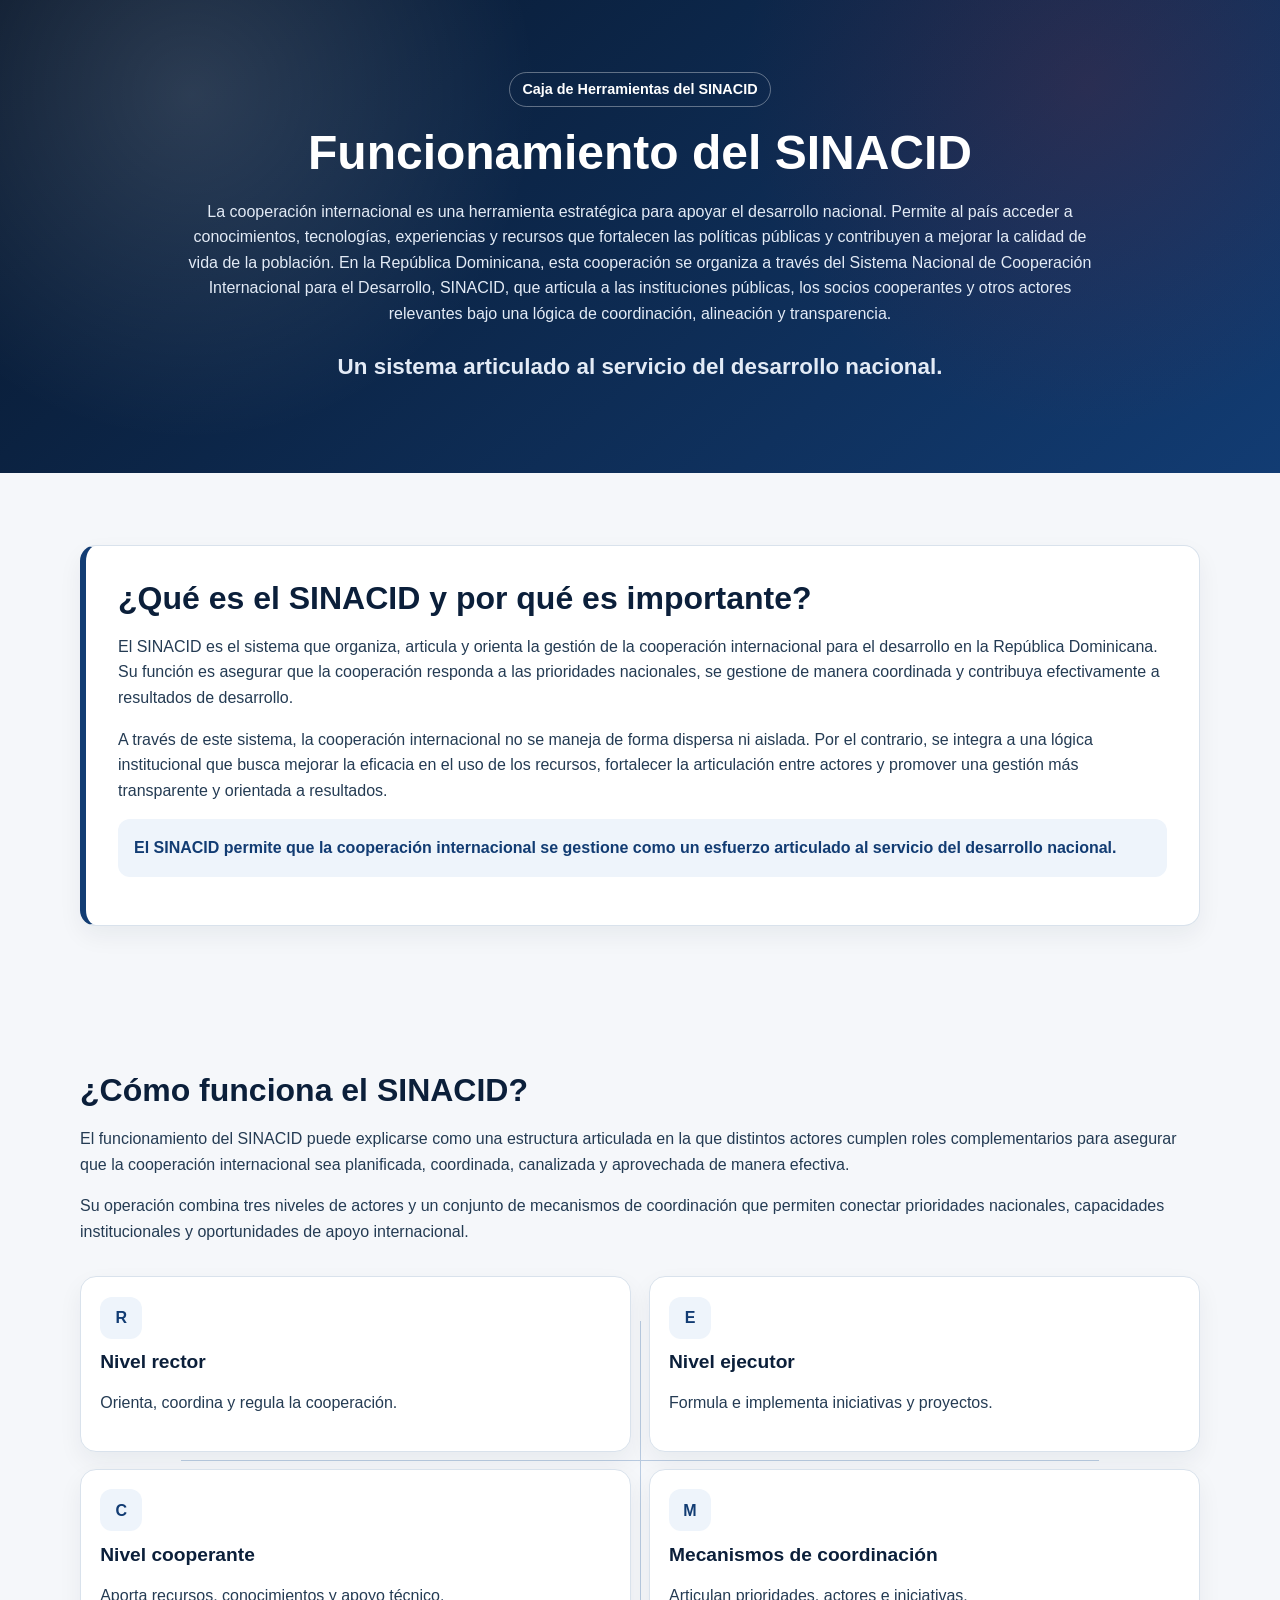
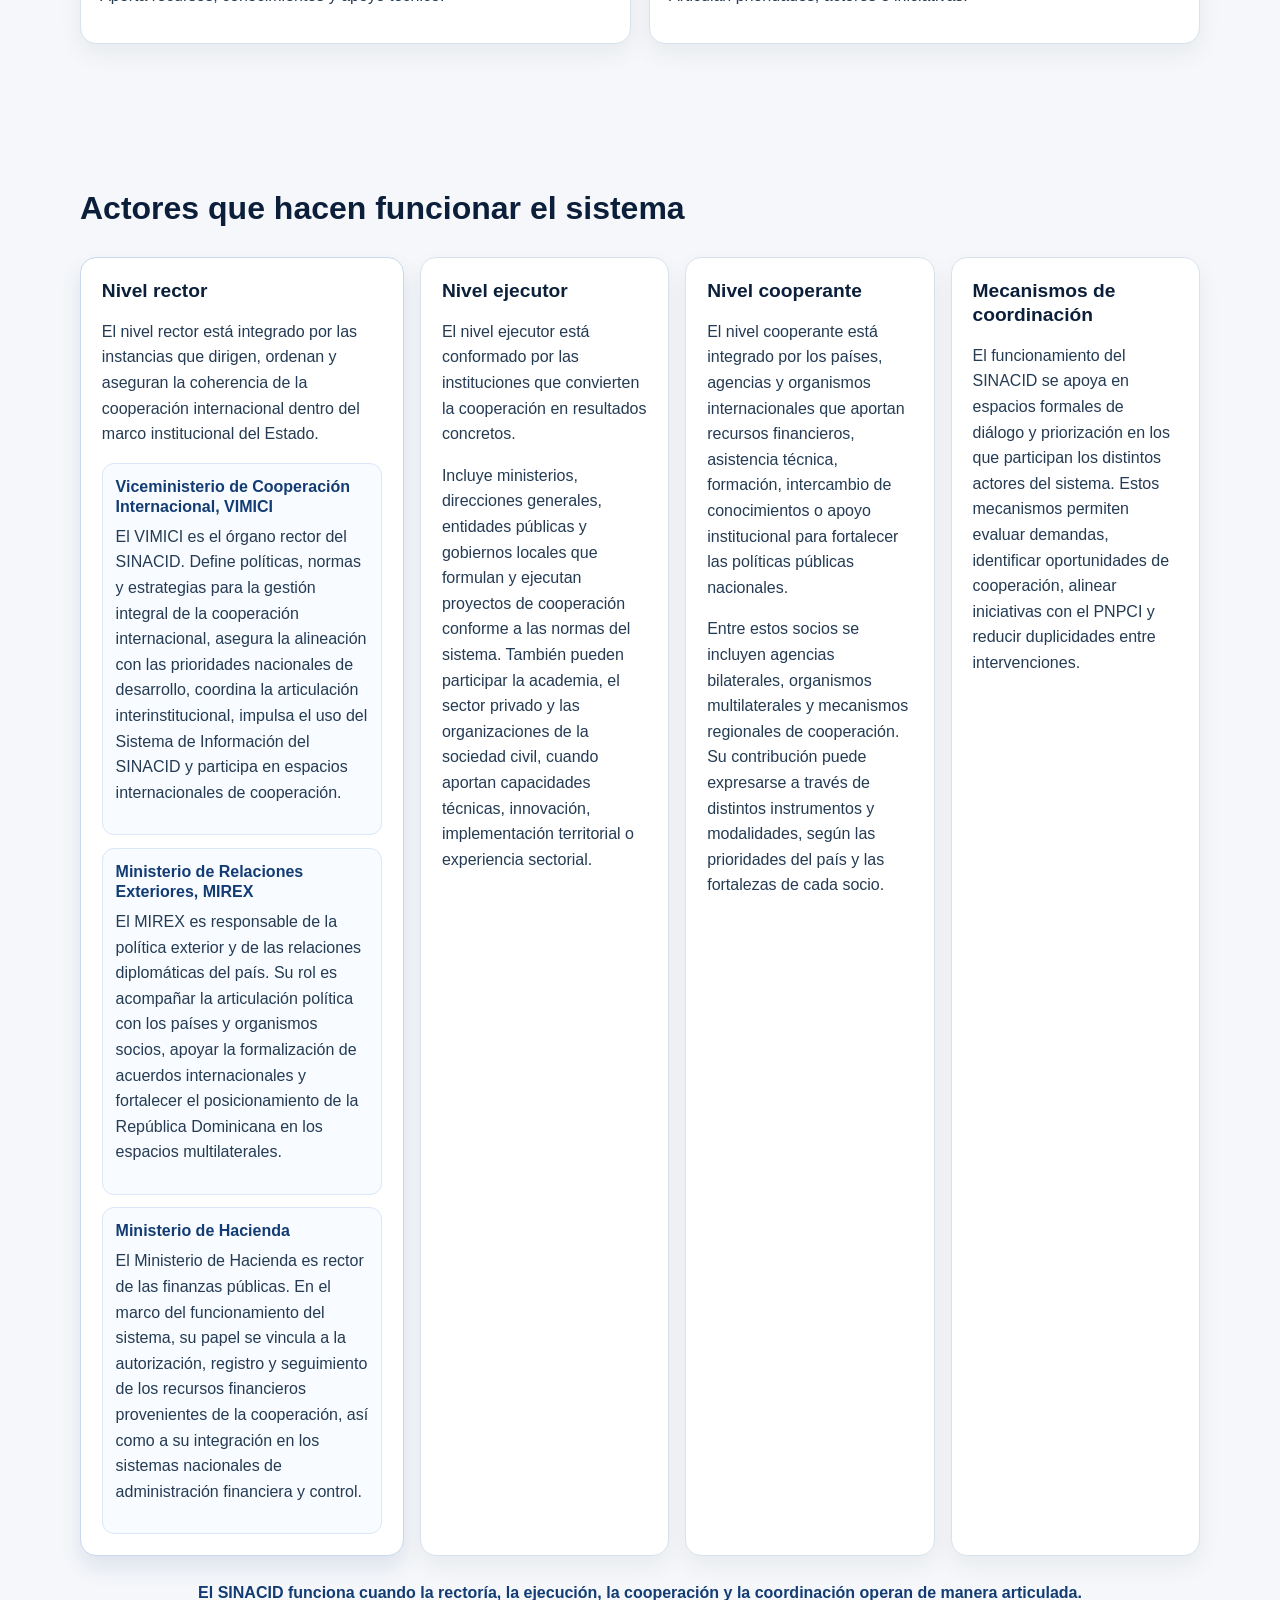
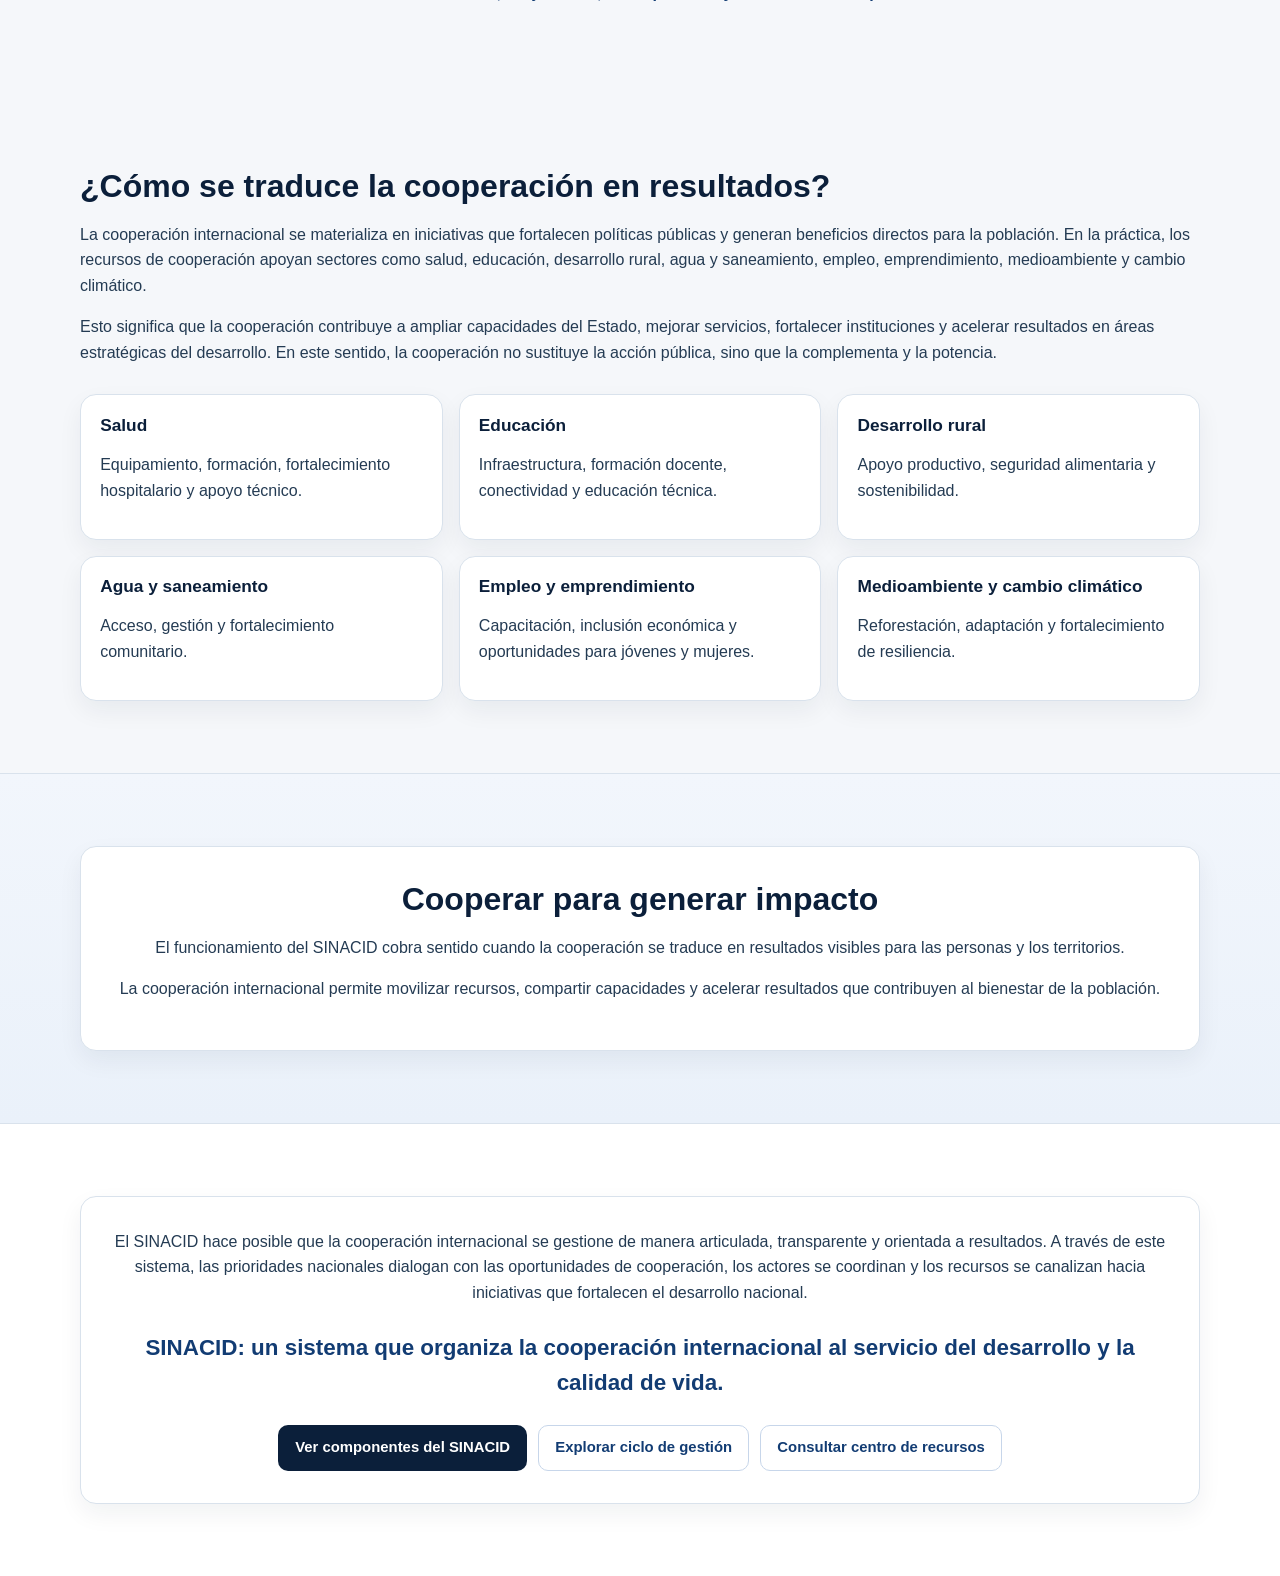
<file: index.html>
<!doctype html>
<html lang="es">
  <head>
    <meta charset="UTF-8" />
    <meta name="viewport" content="width=device-width, initial-scale=1.0" />
    <title>Caja de Herramientas del SINACID | Funcionamiento del SINACID</title>
    <style>
      :root {
        --navy: #0b1f3a;
        --blue: #123c73;
        --red: #c62828;
        --bg: #f5f7fa;
        --border: #d9e2ec;
        --text: #243b53;
        --white: #ffffff;
      }

      * { box-sizing: border-box; }
      body {
        margin: 0;
        font-family: "Open Sans", "Segoe UI", Arial, system-ui, sans-serif;
        color: var(--text);
        background: var(--bg);
        line-height: 1.6;
      }

      .container {
        width: min(1120px, calc(100% - 3rem));
        margin: 0 auto;
      }

      section { padding: 4.5rem 0; }
      h1, h2, h3, h4 { margin: 0 0 1rem; line-height: 1.25; }
      h1 { font-size: clamp(2rem, 4vw, 3rem); font-weight: 800; color: var(--white); }
      h2 { font-size: clamp(1.6rem, 2.5vw, 2.2rem); color: var(--navy); }
      h3 { font-size: 1.2rem; color: var(--navy); }
      p { margin: 0 0 1rem; }

      .hero {
        color: var(--white);
        background:
          radial-gradient(circle at 15% 20%, rgba(255, 255, 255, 0.14), transparent 30%),
          radial-gradient(circle at 85% 18%, rgba(198, 40, 40, 0.15), transparent 30%),
          linear-gradient(140deg, #08172c, #123c73);
      }

      .hero-inner { max-width: 920px; text-align: center; margin: 0 auto; }
      .hero p { color: #e3ebf6; }
      .eyebrow {
        display: inline-block;
        border: 1px solid rgba(255, 255, 255, 0.35);
        border-radius: 999px;
        padding: 0.3rem 0.8rem;
        margin-bottom: 1rem;
        font-weight: 600;
        font-size: 0.9rem;
      }
      .hero-subtitle {
        margin-top: 1.4rem;
        color: var(--white);
        font-weight: 700;
        font-size: clamp(1.05rem, 2.2vw, 1.4rem);
      }

      .card {
        background: var(--white);
        border: 1px solid var(--border);
        border-radius: 16px;
        box-shadow: 0 10px 24px rgba(11, 31, 58, 0.06);
      }

      .intro-card {
        padding: 2rem;
        border-left: 6px solid var(--blue);
      }
      .quote {
        margin-top: 1rem;
        padding: 1rem;
        border-radius: 12px;
        background: #eef4fb;
        color: var(--blue);
        font-weight: 600;
      }

      .diagram-grid {
        margin-top: 2rem;
        display: grid;
        grid-template-columns: repeat(2, minmax(0, 1fr));
        gap: 1.1rem;
        position: relative;
      }

      .diagram-grid::before,
      .diagram-grid::after {
        content: "";
        position: absolute;
        background: #b9cbe1;
        z-index: 0;
      }
      .diagram-grid::before { left: 50%; top: 12%; bottom: 12%; width: 1px; }
      .diagram-grid::after { top: 50%; left: 9%; right: 9%; height: 1px; }

      .diagram-item {
        position: relative;
        z-index: 1;
        padding: 1.2rem;
      }
      .icon {
        width: 42px;
        height: 42px;
        border-radius: 12px;
        background: #eef4fb;
        display: grid;
        place-items: center;
        color: var(--blue);
        font-weight: 800;
        margin-bottom: 0.7rem;
      }

      .actors-grid,
      .sector-grid {
        margin-top: 1.8rem;
        display: grid;
        gap: 1rem;
      }

      .actors-grid { grid-template-columns: 1.3fr 1fr 1fr 1fr; }
      .actor-card { padding: 1.3rem; }
      .actor-card.rector {
        border: 1px solid #c9d8ec;
        box-shadow: 0 12px 22px rgba(18, 60, 115, 0.1);
      }
      .subcard {
        margin-top: 0.8rem;
        background: #f8fbff;
        border: 1px solid #d9e7f7;
        border-radius: 12px;
        padding: 0.8rem;
      }
      .subcard h4 { margin-bottom: 0.45rem; font-size: 1rem; color: var(--blue); }
      .highlight {
        margin-top: 1.5rem;
        text-align: center;
        color: var(--blue);
        font-weight: 700;
      }

      .sector-grid { grid-template-columns: repeat(3, minmax(0, 1fr)); }
      .sector-card { padding: 1.2rem; }
      .sector-card h3 { font-size: 1.08rem; }

      .impact {
        background: linear-gradient(180deg, #f2f6fc, #eaf1fa);
        border-top: 1px solid #d9e2ec;
        border-bottom: 1px solid #d9e2ec;
      }
      .impact .card { padding: 2rem; text-align: center; }

      .final {
        background: #ffffff;
      }

      .final-box {
        padding: 2rem;
        text-align: center;
      }
      .final-phrase {
        margin: 1.5rem 0;
        color: var(--blue);
        font-weight: 800;
        font-size: clamp(1.05rem, 2vw, 1.4rem);
      }
      .button-row {
        display: flex;
        justify-content: center;
        flex-wrap: wrap;
        gap: 0.7rem;
      }
      .button-row a {
        text-decoration: none;
        background: var(--navy);
        color: var(--white);
        padding: 0.62rem 1rem;
        border-radius: 10px;
        border: 1px solid transparent;
        font-weight: 600;
        font-size: 0.93rem;
      }
      .button-row a.secondary {
        background: #fff;
        color: var(--blue);
        border-color: #c7d6ea;
      }

      @media (max-width: 1080px) {
        .actors-grid { grid-template-columns: 1fr 1fr; }
      }

      @media (max-width: 760px) {
        section { padding: 3.5rem 0; }
        .container { width: min(1120px, calc(100% - 1.4rem)); }
        .diagram-grid,
        .sector-grid,
        .actors-grid { grid-template-columns: 1fr; }
        .diagram-grid::before,
        .diagram-grid::after { display: none; }
      }
    </style>
  </head>
  <body>
    <section class="hero">
      <div class="container hero-inner">
        <span class="eyebrow">Caja de Herramientas del SINACID</span>
        <h1>Funcionamiento del SINACID</h1>
        <p>
          La cooperación internacional es una herramienta estratégica para apoyar el desarrollo nacional. Permite al país acceder a conocimientos, tecnologías, experiencias y recursos que fortalecen las políticas públicas y contribuyen a mejorar la calidad de vida de la población. En la República Dominicana, esta cooperación se organiza a través del Sistema Nacional de Cooperación Internacional para el Desarrollo, SINACID, que articula a las instituciones públicas, los socios cooperantes y otros actores relevantes bajo una lógica de coordinación, alineación y transparencia.
        </p>
        <p class="hero-subtitle">Un sistema articulado al servicio del desarrollo nacional.</p>
      </div>
    </section>

    <section>
      <div class="container">
        <div class="card intro-card">
          <h2>¿Qué es el SINACID y por qué es importante?</h2>
          <p>
            El SINACID es el sistema que organiza, articula y orienta la gestión de la cooperación internacional para el desarrollo en la República Dominicana. Su función es asegurar que la cooperación responda a las prioridades nacionales, se gestione de manera coordinada y contribuya efectivamente a resultados de desarrollo.
          </p>
          <p>
            A través de este sistema, la cooperación internacional no se maneja de forma dispersa ni aislada. Por el contrario, se integra a una lógica institucional que busca mejorar la eficacia en el uso de los recursos, fortalecer la articulación entre actores y promover una gestión más transparente y orientada a resultados.
          </p>
          <p class="quote">El SINACID permite que la cooperación internacional se gestione como un esfuerzo articulado al servicio del desarrollo nacional.</p>
        </div>
      </div>
    </section>

    <section>
      <div class="container">
        <h2>¿Cómo funciona el SINACID?</h2>
        <p>
          El funcionamiento del SINACID puede explicarse como una estructura articulada en la que distintos actores cumplen roles complementarios para asegurar que la cooperación internacional sea planificada, coordinada, canalizada y aprovechada de manera efectiva.
        </p>
        <p>
          Su operación combina tres niveles de actores y un conjunto de mecanismos de coordinación que permiten conectar prioridades nacionales, capacidades institucionales y oportunidades de apoyo internacional.
        </p>

        <div class="diagram-grid">
          <article class="card diagram-item">
            <div class="icon">R</div>
            <h3>Nivel rector</h3>
            <p>Orienta, coordina y regula la cooperación.</p>
          </article>
          <article class="card diagram-item">
            <div class="icon">E</div>
            <h3>Nivel ejecutor</h3>
            <p>Formula e implementa iniciativas y proyectos.</p>
          </article>
          <article class="card diagram-item">
            <div class="icon">C</div>
            <h3>Nivel cooperante</h3>
            <p>Aporta recursos, conocimientos y apoyo técnico.</p>
          </article>
          <article class="card diagram-item">
            <div class="icon">M</div>
            <h3>Mecanismos de coordinación</h3>
            <p>Articulan prioridades, actores e iniciativas.</p>
          </article>
        </div>
      </div>
    </section>

    <section>
      <div class="container">
        <h2>Actores que hacen funcionar el sistema</h2>
        <div class="actors-grid">
          <article class="card actor-card rector">
            <h3>Nivel rector</h3>
            <p>
              El nivel rector está integrado por las instancias que dirigen, ordenan y aseguran la coherencia de la cooperación internacional dentro del marco institucional del Estado.
            </p>
            <div class="subcard">
              <h4>Viceministerio de Cooperación Internacional, VIMICI</h4>
              <p>
                El VIMICI es el órgano rector del SINACID. Define políticas, normas y estrategias para la gestión integral de la cooperación internacional, asegura la alineación con las prioridades nacionales de desarrollo, coordina la articulación interinstitucional, impulsa el uso del Sistema de Información del SINACID y participa en espacios internacionales de cooperación.
              </p>
            </div>
            <div class="subcard">
              <h4>Ministerio de Relaciones Exteriores, MIREX</h4>
              <p>
                El MIREX es responsable de la política exterior y de las relaciones diplomáticas del país. Su rol es acompañar la articulación política con los países y organismos socios, apoyar la formalización de acuerdos internacionales y fortalecer el posicionamiento de la República Dominicana en los espacios multilaterales.
              </p>
            </div>
            <div class="subcard">
              <h4>Ministerio de Hacienda</h4>
              <p>
                El Ministerio de Hacienda es rector de las finanzas públicas. En el marco del funcionamiento del sistema, su papel se vincula a la autorización, registro y seguimiento de los recursos financieros provenientes de la cooperación, así como a su integración en los sistemas nacionales de administración financiera y control.
              </p>
            </div>
          </article>

          <article class="card actor-card">
            <h3>Nivel ejecutor</h3>
            <p>
              El nivel ejecutor está conformado por las instituciones que convierten la cooperación en resultados concretos.
            </p>
            <p>
              Incluye ministerios, direcciones generales, entidades públicas y gobiernos locales que formulan y ejecutan proyectos de cooperación conforme a las normas del sistema. También pueden participar la academia, el sector privado y las organizaciones de la sociedad civil, cuando aportan capacidades técnicas, innovación, implementación territorial o experiencia sectorial.
            </p>
          </article>

          <article class="card actor-card">
            <h3>Nivel cooperante</h3>
            <p>
              El nivel cooperante está integrado por los países, agencias y organismos internacionales que aportan recursos financieros, asistencia técnica, formación, intercambio de conocimientos o apoyo institucional para fortalecer las políticas públicas nacionales.
            </p>
            <p>
              Entre estos socios se incluyen agencias bilaterales, organismos multilaterales y mecanismos regionales de cooperación. Su contribución puede expresarse a través de distintos instrumentos y modalidades, según las prioridades del país y las fortalezas de cada socio.
            </p>
          </article>

          <article class="card actor-card">
            <h3>Mecanismos de coordinación</h3>
            <p>
              El funcionamiento del SINACID se apoya en espacios formales de diálogo y priorización en los que participan los distintos actores del sistema. Estos mecanismos permiten evaluar demandas, identificar oportunidades de cooperación, alinear iniciativas con el PNPCI y reducir duplicidades entre intervenciones.
            </p>
          </article>
        </div>
        <p class="highlight">El SINACID funciona cuando la rectoría, la ejecución, la cooperación y la coordinación operan de manera articulada.</p>
      </div>
    </section>

    <section>
      <div class="container">
        <h2>¿Cómo se traduce la cooperación en resultados?</h2>
        <p>
          La cooperación internacional se materializa en iniciativas que fortalecen políticas públicas y generan beneficios directos para la población. En la práctica, los recursos de cooperación apoyan sectores como salud, educación, desarrollo rural, agua y saneamiento, empleo, emprendimiento, medioambiente y cambio climático.
        </p>
        <p>
          Esto significa que la cooperación contribuye a ampliar capacidades del Estado, mejorar servicios, fortalecer instituciones y acelerar resultados en áreas estratégicas del desarrollo. En este sentido, la cooperación no sustituye la acción pública, sino que la complementa y la potencia.
        </p>

        <div class="sector-grid">
          <article class="card sector-card"><h3>Salud</h3><p>Equipamiento, formación, fortalecimiento hospitalario y apoyo técnico.</p></article>
          <article class="card sector-card"><h3>Educación</h3><p>Infraestructura, formación docente, conectividad y educación técnica.</p></article>
          <article class="card sector-card"><h3>Desarrollo rural</h3><p>Apoyo productivo, seguridad alimentaria y sostenibilidad.</p></article>
          <article class="card sector-card"><h3>Agua y saneamiento</h3><p>Acceso, gestión y fortalecimiento comunitario.</p></article>
          <article class="card sector-card"><h3>Empleo y emprendimiento</h3><p>Capacitación, inclusión económica y oportunidades para jóvenes y mujeres.</p></article>
          <article class="card sector-card"><h3>Medioambiente y cambio climático</h3><p>Reforestación, adaptación y fortalecimiento de resiliencia.</p></article>
        </div>
      </div>
    </section>

    <section class="impact">
      <div class="container">
        <div class="card">
          <h2>Cooperar para generar impacto</h2>
          <p>
            El funcionamiento del SINACID cobra sentido cuando la cooperación se traduce en resultados visibles para las personas y los territorios.
          </p>
          <p>
            La cooperación internacional permite movilizar recursos, compartir capacidades y acelerar resultados que contribuyen al bienestar de la población.
          </p>
        </div>
      </div>
    </section>

    <section class="final">
      <div class="container">
        <div class="card final-box">
          <p>
            El SINACID hace posible que la cooperación internacional se gestione de manera articulada, transparente y orientada a resultados. A través de este sistema, las prioridades nacionales dialogan con las oportunidades de cooperación, los actores se coordinan y los recursos se canalizan hacia iniciativas que fortalecen el desarrollo nacional.
          </p>
          <p class="final-phrase">
            SINACID: un sistema que organiza la cooperación internacional al servicio del desarrollo y la calidad de vida.
          </p>
          <div class="button-row">
            <a href="#">Ver componentes del SINACID</a>
            <a class="secondary" href="#">Explorar ciclo de gestión</a>
            <a class="secondary" href="#">Consultar centro de recursos</a>
          </div>
        </div>
      </div>
    </section>
  </body>
</html>
</file>
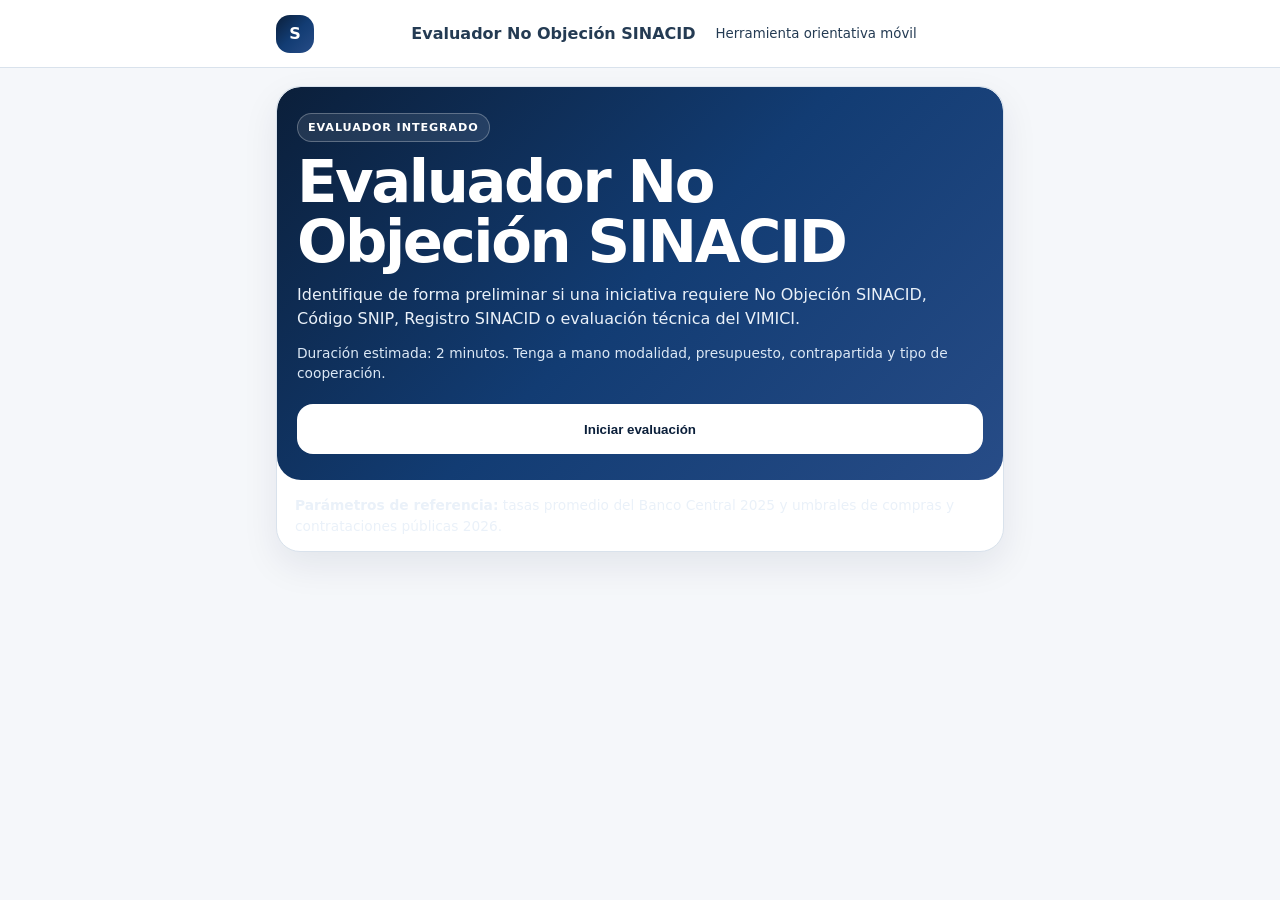
<file: evaluador-no-objecion/index.html>
<!doctype html><html lang="es"><head><meta charset="utf-8"><meta name="viewport" content="width=device-width,initial-scale=1,viewport-fit=cover"><meta name="theme-color" content="#0B1F3A"><title>Evaluador No Objeción SINACID</title><style>
:root{--n:#0B1F3A;--b:#123C73;--r:#C62828;--bg:#F5F7FA;--l:#D9E2EC;--t:#243B53;--m:#627D98;--g:#166534}*{box-sizing:border-box}body{margin:0;font-family:Inter,system-ui,-apple-system,Segoe UI,Roboto,Arial,sans-serif;background:var(--bg);color:var(--t)}.top{position:sticky;top:0;background:#fff;border-bottom:1px solid var(--l);z-index:2}.top div{max-width:760px;margin:auto;padding:12px 16px;display:flex;gap:10px;align-items:center}.logo{width:38px;height:38px;border-radius:14px;background:linear-gradient(135deg,var(--n),var(--b),#274C87);color:#fff;display:grid;place-items:center;font-weight:900}.wrap{max-width:760px;margin:auto;padding:18px 16px 105px}.hero,.card,.block{background:#fff;border:1px solid var(--l);border-radius:24px;box-shadow:0 14px 36px #0b1f3a14}.hero{overflow:hidden}.heroIn,.resultHero{background:linear-gradient(135deg,var(--n),var(--b),#274C87);color:white;padding:26px 20px;border-radius:24px}.hero h1,.resultHero h1{font-size:clamp(2rem,8vw,3.7rem);line-height:1.02;margin:10px 0;font-weight:900;letter-spacing:-.04em}.hero p,.resultHero p{line-height:1.5;margin:0;color:#eaf1f9}.tag{display:inline-block;border:1px solid #ffffff44;background:#ffffff18;padding:7px 10px;border-radius:99px;text-transform:uppercase;font-size:.7rem;font-weight:900;letter-spacing:.08em}.below{padding:15px 18px}.note{font-size:.86rem;color:var(--m);line-height:1.45}.btn{border:0;border-radius:16px;padding:13px 16px;min-height:50px;font-weight:850}.primary{background:#fff;color:var(--n)}.blue{background:var(--b);color:#fff}.outline{background:#fff;color:var(--n);border:1px solid var(--l)}.full{width:100%}.hidden{display:none!important}.progress{padding:15px;border-bottom:1px solid var(--l);background:#fff}.meta{display:flex;justify-content:space-between;gap:10px;margin-bottom:10px;font-weight:850;color:var(--n)}.meta small{color:var(--b);text-transform:uppercase;letter-spacing:.08em}.bar{height:8px;background:#e6eef5;border-radius:99px;overflow:hidden}.bar i{display:block;height:100%;width:0;background:linear-gradient(90deg,var(--b),#274C87)}.body{padding:21px}.q{font-size:clamp(1.35rem,5vw,2rem);line-height:1.15;font-weight:900;color:var(--n);margin:0}.help{color:var(--m);line-height:1.5;margin:10px 0 0}.opts{display:grid;gap:12px;margin-top:20px}.opt{background:white;border:1.5px solid var(--l);border-radius:20px;padding:15px;text-align:left;display:grid;grid-template-columns:34px 1fr auto;gap:11px}.opt.sel{border-color:var(--b);background:#f7faff;box-shadow:0 0 0 4px #123c7312}.num{width:34px;height:34px;border-radius:12px;background:#eef4fa;color:var(--b);display:grid;place-items:center;font-weight:900}.sel .num{background:var(--b);color:white}.ot{font-weight:850;color:var(--n);display:block}.od{font-size:.9rem;line-height:1.38;color:var(--m);display:block;margin-top:4px}.tick{display:none;background:var(--b);color:#fff;width:26px;height:26px;border-radius:50%;place-items:center;font-weight:900}.sel .tick{display:grid}.ex{margin-top:7px;color:var(--b);font-weight:850;text-decoration:underline;background:transparent;border:0;padding:0}.seg{display:grid;grid-template-columns:repeat(3,1fr);gap:7px;background:#eef4fa;padding:5px;border-radius:16px;margin-top:18px}.seg button{border:0;background:transparent;color:var(--b);border-radius:12px;min-height:44px;font-weight:900}.seg button.on{background:#fff;color:var(--n);box-shadow:0 6px 16px #0b1f3a12}label{display:block;text-transform:uppercase;letter-spacing:.08em;font-size:.78rem;font-weight:900;color:var(--n);margin:14px 0 7px}.inp{width:100%;min-height:58px;border:1.5px solid var(--l);border-radius:18px;padding:12px 15px;font-size:1.2rem;font-weight:850;color:var(--n)}.calc{margin-top:12px;border:1px solid var(--l);border-radius:18px;background:#f8fafc;padding:14px}.row{display:flex;justify-content:space-between;gap:12px;border-bottom:1px solid #e7eef5;padding:8px 0}.row:last-child{border-bottom:0}.row span{color:var(--m)}.row strong{text-align:right;color:var(--n)}.good{color:var(--g)!important}.bad{color:var(--r)!important}.nav{position:fixed;left:0;right:0;bottom:0;background:white;border-top:1px solid var(--l);padding:12px 16px calc(12px + env(safe-area-inset-bottom));display:flex;gap:10px;z-index:4}.nav button{flex:1}.resultHero{text-align:center;box-shadow:0 14px 36px #0b1f3a22}.grid{display:grid;gap:12px;margin-top:14px}.block{padding:16px}.block h2{margin:0 0 8px;color:var(--b);font-size:.78rem;text-transform:uppercase;letter-spacing:.08em}.block p,.block li{line-height:1.5}.block ul{margin:0;padding-left:19px}.final{margin-top:12px;background:#fff7ed;border:1px solid #fed7aa;color:#7c2d12;border-radius:18px;padding:14px;line-height:1.45}.acts{display:grid;gap:9px;margin-top:14px}.summary{display:none}.summary.show{display:block}.si{border-bottom:1px solid var(--l);padding:10px 0}.si span{display:block;color:var(--m);font-size:.75rem;text-transform:uppercase;font-weight:850}.si b{display:block;margin-top:3px;color:var(--n);line-height:1.4}.modal{position:fixed;inset:0;background:#0b1f3a99;z-index:20;display:flex;align-items:center;justify-content:center;padding:18px}.modalBox{background:white;border-radius:24px;max-width:560px;width:100%;box-shadow:0 24px 70px #0004}.mh{padding:16px;border-bottom:1px solid var(--l);display:flex;justify-content:space-between;gap:10px}.mh h3{margin:0;color:var(--n)}.mc{padding:16px;color:var(--t);line-height:1.55}.x{background:white;border:1px solid var(--l);border-radius:12px;width:38px;height:38px;font-weight:900}@media(min-width:720px){.acts{grid-template-columns:repeat(3,1fr)}.grid{grid-template-columns:1fr 1fr}.wide{grid-column:1/-1}.nav{position:static;margin-top:12px;border:1px solid var(--l);border-radius:18px}.wrap{padding-bottom:30px}}
</style></head><body><div class="top"><div><span class="logo">S</span><div><b>Evaluador No Objeción SINACID</b><br><small>Herramienta orientativa móvil</small></div></div></div><main class="wrap"><section id="home" class="hero"><div class="heroIn"><span class="tag">Evaluador integrado</span><h1>Evaluador No Objeción SINACID</h1><p>Identifique de forma preliminar si una iniciativa requiere No Objeción SINACID, Código SNIP, Registro SINACID o evaluación técnica del VIMICI.</p><p class="note" style="color:#dce8f5;margin-top:12px">Duración estimada: 2 minutos. Tenga a mano modalidad, presupuesto, contrapartida y tipo de cooperación.</p><button id="start" class="btn primary full" style="margin-top:20px">Iniciar evaluación</button></div><div class="below"><p class="note"><b>Parámetros de referencia:</b> tasas promedio del Banco Central 2025 y umbrales de compras y contrataciones públicas 2026.</p></div></section><section id="eval" class="card hidden"><div class="progress"><div class="meta"><span id="step"></span><small id="block"></small></div><div class="bar"><i id="bar"></i></div></div><div class="body" id="qb"></div><div class="nav"><button id="prev" class="btn outline">Anterior</button><button id="next" class="btn blue">Siguiente</button></div></section><section id="res" class="hidden"></section></main><div id="modal" class="modal hidden"><div class="modalBox"><div class="mh"><h3 id="mt"></h3><button class="x" id="mx">×</button></div><div class="mc" id="mc"></div><div style="padding:0 16px 16px"><button id="mok" class="btn blue full">Entendido</button></div></div></div><script>
(()=>{const R={USD:61.5201,EUR:69.5707,DOP:1},TO=201083000,TS=6436000,MAIL='cooperacioninternacional@economia.gob.do',CC='bethania.vegazo@economia.gob.do; janna.lopez@economia.gob.do; arleny.marte@economia.gob.do';let A={},path=['q1'],i=0;const $=id=>document.getElementById(id),fmt=n=>'RD$ '+Number(n||0).toLocaleString('es-DO',{minimumFractionDigits:2,maximumFractionDigits:2}),fcur=(n,c)=>c==='DOP'?fmt(n):(c+' '+Number(n||0).toLocaleString('es-DO',{minimumFractionDigits:2,maximumFractionDigits:2})),esc=s=>String(s||'').replace(/[&<>"]/g,m=>({'&':'&amp;','<':'&lt;','>':'&gt;','"':'&quot;'}[m])),html=s=>esc(s).replace(/\n/g,'<br>');
const Q=[{id:'q1',t:'¿Cómo es el financiamiento de la iniciativa?',b:'Financiamiento',o:[['donacion','Solo cooperación no reembolsable (donación)'],['mezcla','Mezcla de donación y préstamo'],['prestamo','Solo cooperación reembolsable (préstamo)']]},{id:'q2',t:'¿Cuál es el contexto de la cooperación?',b:'Contexto y modalidad',o:[['desarrollo','Cooperación al desarrollo'],['humanitaria','Ayuda humanitaria o situación de emergencia']]},{id:'q3',t:'¿Qué modalidad de cooperación internacional no reembolsable recibe la iniciativa?',b:'Contexto y modalidad',h:'Seleccione la naturaleza principal del apoyo.',o:[['financiera','Cooperación financiera','Recepción de fondos líquidos o transferencia de recursos financieros.'],['especie','Cooperación en especie','Donación de bienes, equipos, insumos o infraestructura.','Camiones, ambulancias, vehículos, equipos médicos o de rescate; construcción, ampliación, rehabilitación, mejoramiento, remodelación, reparación o reposición de bienes muebles e inmuebles.'],['tecnica','Cooperación técnica','Asistencias técnicas, fortalecimiento institucional, capital humano o conocimiento.','Capacitaciones, entrenamientos, talleres, estudios, diagnósticos, encuestas, desarrollos tecnológicos y levantamientos de información.']]},{id:'q10',t:'¿La cooperación en especie cuenta con valorización monetaria o presupuesto estimado?',b:'Presupuesto y contrapartida',h:'Si no existe valorización, el VIMICI debe evaluar técnicamente el caso antes de determinar la ruta.',o:[['si','Sí, cuenta con valorización monetaria o presupuesto estimado'],['no','No cuenta con valorización monetaria o presupuesto estimado']]},{id:'q4',t:'¿Cuál es la finalidad principal de los recursos financieros?',b:'Contexto y modalidad',o:[['capital_fijo','Capital fijo','Adquisición, provisión, ampliación, rehabilitación, mejoramiento, remodelación, reparación o reposición de bienes muebles e inmuebles.'],['capital_humano','Capital humano o creación de conocimiento','Asistencias técnicas, consultorías, sistemas de información, fortalecimiento institucional, formación, estudios, investigaciones o desarrollos tecnológicos.']]},{id:'q5',t:'¿Cuál es el presupuesto total de la iniciativa?',b:'Presupuesto y contrapartida',budget:1,thr:TO,tl:'Contratación Simplificada en la modalidad de obras'},{id:'q6',t:'¿Quién otorga la cooperación?',b:'Contexto y modalidad',o:[['financiero','Organismo financiero de desarrollo','Bancos de desarrollo como Banco Mundial, BID, BCIE y CAF.'],['no_financiero','Cooperante no financiero','Agencias de cooperación, embajadas, gobiernos donantes u organismos internacionales reconocidos.']]},{id:'q7',t:'¿Cuál es el presupuesto total de la iniciativa?',b:'Presupuesto y contrapartida',budget:1,thr:TS,tl:'Licitación Pública en la modalidad de bienes y servicios'},{id:'q8',t:'Respecto de la contrapartida institucional, ¿cuál situación aplica?',b:'Presupuesto y contrapartida',h:'Contrapartida institucional: aporte financiero o presupuestario que asume la institución beneficiaria.',o:[['no_requiere','No se requiere contrapartida institucional'],['cubre_ordinario','Se requiere contrapartida y puede cubrirse con presupuesto ordinario'],['no_cubre','Se requiere contrapartida y la institución no cuenta con recursos ordinarios para cubrirla']]},{id:'q9',t:'¿La gestión se realizó a través o con acompañamiento del VIMICI?',b:'Resultado orientativo',o:[['si','Sí'],['no','No']]}];
const q=id=>Q.find(x=>x.id===id),ans=id=>A[id];function computePath(){let p=['q1'];if(!ans('q1'))return p;if(['mezcla','prestamo'].includes(ans('q1'))){p.push('q9');return p}p.push('q2');if(!ans('q2'))return p;p.push('q3');if(!ans('q3'))return p;if(ans('q2')==='humanitaria'){if(ans('q3')==='financiera')p.push('q9');else if(ans('q3')==='especie'){p.push('q10');if(ans('q10')==='si')p.push('q5','q8','q9');else if(ans('q10')==='no')p.push('q9')}else p.push('q9');return p}if(ans('q3')==='financiera'){p.push('q4');if(ans('q4')==='capital_fijo')p.push('q5','q8','q9');else if(ans('q4')==='capital_humano'){p.push('q6');if(ans('q6')==='financiero')p.push('q8','q9');else if(ans('q6')==='no_financiero')p.push('q7','q8','q9')}}else if(ans('q3')==='especie'){p.push('q10');if(ans('q10')==='si')p.push('q5','q8','q9');else if(ans('q10')==='no')p.push('q9')}else if(ans('q3')==='tecnica'){p.push('q6');if(ans('q6')==='financiero')p.push('q8','q9');else if(ans('q6')==='no_financiero')p.push('q7','q8','q9')}return p}
function show(s){['home','eval','res'].forEach(x=>$(x).classList.toggle('hidden',x!==s))}function reset(){A={};i=0;path=['q1']}function render(){path=computePath();if(i>=path.length){result();return}let x=q(path[i]);$('step').textContent='Pregunta '+(i+1)+' de '+path.length;$('block').textContent=x.b||'';$('bar').style.width=((i+1)/path.length*100)+'%';$('prev').style.visibility=i?'visible':'hidden';let h='<h2 class="q">'+esc(x.t)+'</h2>'+(x.h?'<p class="help">'+esc(x.h)+'</p>':'');if(x.budget){let a=A[x.id]||{currency:'USD',amount:'',dop:0};h+='<div class="seg">'+['USD','EUR','DOP'].map(c=>'<button class="'+(a.currency===c?'on':'')+'" data-cur="'+c+'">'+c+'</button>').join('')+'</div><label>Ingrese el monto</label><input id="amt" class="inp" type="number" min="0" step="any" value="'+(a.amount||'')+'" placeholder="Monto"><div id="calc" class="calc"></div><p class="note">Tasas promedio Banco Central 2025. Umbrales de compras y contrataciones públicas 2026.</p>'}else{h+='<div class="opts">'+x.o.map((o,k)=>'<button class="opt '+(A[x.id]===o[0]?'sel':'')+'" data-val="'+o[0]+'"><span class="num">'+(k+1)+'</span><span><span class="ot">'+esc(o[1])+'</span>'+(o[2]?'<span class="od">'+esc(o[2])+'</span>':'')+(o[3]?'<span class="ex" data-ex="'+esc(o[3])+'">Ver ejemplos</span>':'')+'</span><span class="tick">✓</span></button>').join('')+'</div>'}$('qb').innerHTML=h;if(x.budget){document.querySelectorAll('[data-cur]').forEach(b=>b.onclick=()=>{let a=A[x.id]||{amount:0};A[x.id]={currency:b.dataset.cur,amount:a.amount||0,dop:(a.amount||0)*R[b.dataset.cur]};render()});$('amt').oninput=e=>{let c=(A[x.id]||{}).currency||'USD',m=parseFloat(e.target.value)||0;A[x.id]={currency:c,amount:m,dop:m*R[c]};calc(x)};calc(x)}else{document.querySelectorAll('[data-val]').forEach(b=>b.onclick=()=>{A[x.id]=b.dataset.val;render()});document.querySelectorAll('[data-ex]').forEach(e=>e.onclick=ev=>{ev.stopPropagation();modal('Ejemplos',e.dataset.ex)})}}
function calc(x){let a=A[x.id]||{currency:'USD',amount:0,dop:0},st=x.id==='q7'?(a.dop>TS?'supera':'está por debajo'):(a.dop>=TO?'supera o alcanza':'está por debajo');$('calc').innerHTML='<div class="row"><span>Monto reportado</span><strong>'+fcur(a.amount,a.currency)+'</strong></div>'+(a.currency==='DOP'?'':'<div class="row"><span>Equivalente en RD$</span><strong>'+fmt(a.dop)+'</strong></div>')+'<div class="row"><span>Umbral aplicable</span><strong>'+fmt(x.thr)+'</strong></div><div class="row"><span>Estado</span><strong class="'+(st.includes('debajo')?'good':'bad')+'">'+st+'</strong></div>'}
function valid(){let id=path[i],x=q(id),a=A[id];return x.budget?!!(a&&a.amount>0):!!a}function next(){if(!valid()){alert('Seleccione una opción o ingrese un monto para continuar.');return}path=computePath();i++;if(i>=path.length)result();else render()}function prev(){if(i>0){i--;render()}}function optLabel(id){let x=q(id),v=A[id],o=x.o&&x.o.find(y=>y[0]===v);return o?o[1]:''}function amountBase(a,isServ){let thr=isServ?TS:TO,kind=isServ?(A.q3==='tecnica'?'cooperación técnica':'capital humano o creación de conocimiento'):(A.q3==='especie'?'cooperación en especie valorizada':'capital fijo'),reg=isServ?'modalidad de bienes y servicios, bajo el régimen de Licitación Pública':'modalidad de obras, bajo el régimen de Contratación Simplificada',rel=isServ?(a.dop>thr?'supera':'está por debajo del'):(a.dop>=thr?'supera o alcanza':'está por debajo del'),amount=a.currency==='DOP'?'El presupuesto de la iniciativa asciende a '+fmt(a.amount)+'.':'El presupuesto de la iniciativa asciende a '+fcur(a.amount,a.currency)+', equivalente a '+fmt(a.dop)+'.',note=a.currency==='DOP'?'El monto fue reportado en pesos dominicanos, por lo que no requiere conversión.':'La conversión a pesos dominicanos se realiza con la tasa promedio de referencia del Banco Central correspondiente al año 2025.';return 'La iniciativa fue clasificada como '+kind+'. Por sus características, le aplica el umbral correspondiente a la '+reg+'.\n\n'+amount+' Este monto '+rel+' umbral aplicable de '+fmt(thr)+'.\n\nNota: '+note+' La comparación del umbral se realiza con el monto vigente del año 2026, establecido por la DGCP mediante Resolución PNP-03-2026.'}
function decisionText(route,extra){let action=route==='Código SNIP'?'la iniciativa debe agotar la ruta de Código SNIP':route==='No Objeción SINACID'?'la iniciativa debe gestionar la No Objeción SINACID':route==='Registro SINACID'?'corresponde realizar el Registro SINACID':'corresponde remitir la iniciativa para evaluación técnica';return (extra?extra+'\n\n':'')+'Por esta razón, y conforme a los criterios establecidos en la Resolución núm. 17-2022 sobre No Objeción SINACID, '+action+'.'}
function docsNoObj(q9,q8){let docs=q9==='si'?['No se requiere carta de solicitud institucional.','Documento técnico de la iniciativa.']:['Carta de solicitud institucional.','Documento técnico de la iniciativa.'];if(q8==='cubre_ordinario')docs.push('Certificación de contrapartida institucional.');else if(q8==='no_requiere')docs.push('No debe emitirse certificación de contrapartida, porque la iniciativa indicó que no requiere contrapartida institucional.');return docs}
function computeResult(){let r={title:'',sub:'',mot:'',where:'',next:'',docs:[],obs:''},q8=A.q8,q9=A.q9,via=q9==='si'?'Viceministerio de Cooperación Internacional, en el marco del acompañamiento realizado.':'Ministerio de la Presidencia, a través del Viceministerio de Cooperación Internacional.';if(['mezcla','prestamo'].includes(A.q1)){r.title='Código SNIP';r.sub='Corresponde gestionar la ruta del Sistema Nacional de Inversión Pública antes de formalizar la ejecución de la iniciativa.';r.mot='La iniciativa incluye cooperación reembolsable o una combinación de donación y préstamo. Por esta condición, corresponde agotar la ruta del SNIP.';r.where='Ministerio de Hacienda y Economía, a través del Sistema Nacional de Inversión Pública (SNIP).';r.next='Consultar las Normas Técnicas del SNIP y preparar la gestión conforme al procedimiento aplicable.';r.docs=['Para esta solicitud, consulte las Normas Técnicas del Sistema Nacional de Inversión Pública (SNIP).'];return r}if(q8==='no_cubre'){r.title='Código SNIP';r.sub='Corresponde gestionar la ruta del Sistema Nacional de Inversión Pública antes de formalizar la ejecución de la iniciativa.';r.mot='La iniciativa requiere contrapartida institucional y la institución indicó que no cuenta con recursos ordinarios para cubrirla. Por esta condición, corresponde gestionar la ruta del SNIP.';r.where='Ministerio de Hacienda y Economía, a través del Sistema Nacional de Inversión Pública (SNIP).';r.next='Consultar las Normas Técnicas del SNIP y preparar la gestión conforme al procedimiento aplicable.';r.docs=['Para esta solicitud, consulte las Normas Técnicas del Sistema Nacional de Inversión Pública (SNIP).'];return r}if(A.q2==='humanitaria'){if(A.q3==='financiera'){r.title='No Objeción SINACID con fines de habilitación financiera';r.sub='Corresponde gestionar la No Objeción SINACID para habilitar los trámites financieros vinculados a la emergencia.';r.mot='La iniciativa corresponde a ayuda humanitaria o situación de emergencia y la modalidad indicada es cooperación financiera. Por esta razón, corresponde solicitar la No Objeción SINACID con fines de habilitación financiera.';r.where=via;r.docs=q9==='si'?['No se requiere carta de solicitud institucional.','Documento técnico o información básica de la iniciativa.']:['Carta de solicitud o comunicación institucional.','Documento técnico o información básica de la iniciativa.'];r.next='Remitir la solicitud o los insumos correspondientes para habilitar los trámites financieros de la emergencia.';r.obs='Los modelos, formatos e instrumentos requeridos se encuentran en el subportal de la No Objeción SINACID.';return r}r.title=A.q3==='especie'&&A.q10==='no'?'Evaluación técnica requerida por el VIMICI':'Registro SINACID posterior';r.sub=A.q3==='especie'&&A.q10==='no'?'Corresponde remitir los insumos disponibles al VIMICI para evaluación técnica previa.':'Corresponde realizar el registro posterior y los reportes habituales del SINACID una vez culmine la situación de emergencia.';r.mot=A.q3==='especie'&&A.q10==='no'?'La iniciativa corresponde a cooperación en especie sin valorización monetaria o presupuesto estimado. No es posible aplicar automáticamente el criterio de umbral; la determinación debe realizarse atendiendo al tipo de bien donado, cantidad, alcance institucional o territorial y posible incidencia como proyecto de inversión pública.':'La iniciativa corresponde a ayuda humanitaria o situación de emergencia y la modalidad indicada no es cooperación financiera.';r.where='Remisión por correo al VIMICI: '+MAIL+'. Con copia a: '+CC+'.';r.docs=['Comunicación o ficha de la donación/iniciativa.','Descripción de bienes o asistencia.','Cantidad, entidad beneficiaria, destino previsto e información del cooperante.'];r.next='Remitir por correo los insumos disponibles para evaluación técnica. Esta remisión no constituye todavía una solicitud de No Objeción SINACID.';r.obs='Los modelos, formatos e instrumentos requeridos se encuentran en el subportal de la No Objeción SINACID.';return r}if(A.q10==='no'){r.title='Evaluación técnica requerida por el VIMICI';r.sub='Corresponde remitir la iniciativa al VIMICI para evaluación técnica del caso.';r.mot='La iniciativa corresponde a cooperación en especie, pero no cuenta con valorización monetaria o presupuesto estimado. No es posible aplicar automáticamente el criterio de umbral.';r.where='Remisión por correo al VIMICI: '+MAIL+'. Con copia a: '+CC+'.';r.docs=['Comunicación o ficha de la donación.','Descripción de bienes, cantidad, entidad beneficiaria y destino previsto.','Información del cooperante y cualquier soporte disponible.'];r.next='Remitir los insumos disponibles por correo para evaluación técnica previa.';return r}if(A.q5){let a=A.q5;if(a.dop>=TO){r.title='Código SNIP';r.sub='Corresponde gestionar la ruta del Sistema Nacional de Inversión Pública antes de formalizar la ejecución.';r.mot=amountBase(a,false)+'\n\n'+decisionText('Código SNIP');r.where='Ministerio de Hacienda y Economía, a través del Sistema Nacional de Inversión Pública (SNIP).';r.docs=['Para esta solicitud, consulte las Normas Técnicas del Sistema Nacional de Inversión Pública (SNIP).'];r.next='Consultar las Normas Técnicas del SNIP y preparar la gestión conforme al procedimiento aplicable.';return r}if(q8==='cubre_ordinario'){r.title='No Objeción SINACID';r.sub='Corresponde gestionar la No Objeción SINACID previo a formalizar la ejecución de la iniciativa.';r.mot=amountBase(a,false)+'\n\n'+decisionText('No Objeción SINACID','Adicionalmente, la iniciativa requiere contrapartida institucional y la institución indicó que puede cubrirla con cargo a su presupuesto ordinario. Siempre que exista contrapartida institucional asumible por la institución, corresponde gestionar la No Objeción SINACID y anexar la certificación correspondiente.');r.where=via;r.docs=docsNoObj(q9,q8);r.next='Preparar la solicitud de No Objeción SINACID antes de formalizar la ejecución.';r.obs='Los modelos, formatos e instrumentos requeridos se encuentran en el subportal de la No Objeción SINACID.';return r}r.title='Registro SINACID';r.sub='Corresponde realizar el registro de la iniciativa en el SINACID conforme al procedimiento aplicable.';r.mot=amountBase(a,false)+'\n\n'+decisionText('Registro SINACID','La iniciativa no requiere contrapartida institucional y su presupuesto está por debajo del umbral aplicable.');r.where=via;r.docs=['Información mínima de la iniciativa.','Documento o soporte básico de la cooperación, cuando esté disponible.'];r.next='Completar el registro de la iniciativa en el SINACID.';return r}if(A.q6==='financiero'){r.title='No Objeción SINACID';r.sub='Corresponde gestionar la No Objeción SINACID previo a formalizar la ejecución de la iniciativa.';r.mot='La iniciativa corresponde a cooperación técnica o capital humano/conocimiento otorgada por un organismo financiero de desarrollo. Por esta condición, corresponde agotar la ruta de No Objeción SINACID independientemente del monto.';r.where=via;r.docs=docsNoObj(q9,q8);r.next='Preparar la solicitud de No Objeción SINACID antes de formalizar la ejecución.';r.obs='Los modelos, formatos e instrumentos requeridos se encuentran en el subportal de la No Objeción SINACID.';return r}if(A.q7){let a=A.q7;if(a.dop>TS){r.title='No Objeción SINACID';r.sub='Corresponde gestionar la No Objeción SINACID previo a formalizar la ejecución de la iniciativa.';r.mot=amountBase(a,true)+'\n\n'+decisionText('No Objeción SINACID');r.where=via;r.docs=docsNoObj(q9,q8);r.next='Preparar la solicitud de No Objeción SINACID antes de formalizar la ejecución.';r.obs='Los modelos, formatos e instrumentos requeridos se encuentran en el subportal de la No Objeción SINACID.';return r}if(q8==='cubre_ordinario'){r.title='No Objeción SINACID';r.sub='Corresponde gestionar la No Objeción SINACID previo a formalizar la ejecución de la iniciativa.';r.mot=amountBase(a,true)+'\n\n'+decisionText('No Objeción SINACID','Adicionalmente, la iniciativa requiere contrapartida institucional y la institución indicó que puede cubrirla con cargo a su presupuesto ordinario. Siempre que exista contrapartida institucional asumible por la institución, corresponde gestionar la No Objeción SINACID y anexar la certificación correspondiente.');r.where=via;r.docs=docsNoObj(q9,q8);r.next='Preparar la solicitud de No Objeción SINACID antes de formalizar la ejecución.';r.obs='Los modelos, formatos e instrumentos requeridos se encuentran en el subportal de la No Objeción SINACID.';return r}r.title='Registro SINACID';r.sub='Corresponde realizar el registro de la iniciativa en el SINACID conforme al procedimiento aplicable.';r.mot=amountBase(a,true)+'\n\n'+decisionText('Registro SINACID','La iniciativa no requiere contrapartida institucional y su presupuesto no supera el umbral aplicable.');r.where=via;r.docs=['Información mínima de la iniciativa.','Documento o soporte básico de la cooperación, cuando esté disponible.'];r.next='Completar el registro de la iniciativa en el SINACID.';return r}return r}
function summary(){return computePath().filter(id=>A[id]).map(id=>{let x=q(id),v=x.budget?(A[id].currency==='DOP'?fmt(A[id].amount):fcur(A[id].amount,A[id].currency)+'; equivalente a '+fmt(A[id].dop)):optLabel(id);return '<div class="si"><span>'+esc(x.t)+'</span><b>'+esc(v)+'</b></div>'}).join('')}function resText(){let r=computeResult();return [r.title,r.sub,'','Motivo:',r.mot,'','Institución / vía de gestión:',r.where,'','Documentos requeridos para la solicitud:',...r.docs.map(d=>'- '+d),'','Próximo paso:',r.next,r.obs?'\nObservación operativa:\n'+r.obs:'','\nNota orientativa: Este resultado es preliminar y orientativo. Si tiene dudas, contacte al Viceministerio de Cooperación Internacional, Departamento de Coordinación y Normativas.'].filter(Boolean).join('\n')}
function result(){let r=computeResult();$('res').innerHTML='<div class="resultHero"><span class="tag">Resultado preliminar orientativo</span><h1>'+esc(r.title)+'</h1><p>'+esc(r.sub)+'</p></div><div class="grid"><div class="block wide"><h2>Motivo</h2><p>'+html(r.mot)+'</p></div><div class="block"><h2>Institución / vía de gestión</h2><p>'+esc(r.where)+'</p></div><div class="block"><h2>Próximo paso</h2><p>'+esc(r.next)+'</p></div><div class="block wide"><h2>Documentos requeridos para la solicitud</h2><ul>'+r.docs.map(d=>'<li>'+esc(d)+'</li>').join('')+'</ul></div>'+(r.obs?'<div class="block wide"><h2>Observación operativa</h2><p>'+esc(r.obs)+'</p></div>':'')+'</div><div class="final"><b>Nota orientativa:</b> Este resultado es preliminar y orientativo, generado a partir de las respuestas registradas. Si tiene dudas sobre el resultado o la aplicabilidad del procedimiento, contacte al Viceministerio de Cooperación Internacional, a través del Departamento de Coordinación y Normativas.</div><div id="sum" class="block summary"><h2>Resumen de respuestas registradas</h2>'+summary()+'</div><div class="acts"><button id="share" class="btn blue">Compartir resultado</button><button id="copy" class="btn outline">Copiar resultado</button><button id="print" class="btn outline">Guardar / imprimir PDF</button><button id="tog" class="btn outline">Ver resumen</button><button id="new" class="btn outline">Nueva evaluación</button></div>';show('res');$('tog').onclick=()=>{$('sum').classList.toggle('show');$('tog').textContent=$('sum').classList.contains('show')?'Ocultar resumen':'Ver resumen'};$('copy').onclick=async()=>{try{await navigator.clipboard.writeText(resText());alert('Resultado copiado.')}catch(e){alert('No se pudo copiar automáticamente.')}};$('share').onclick=async()=>{let text=resText();if(navigator.share)try{await navigator.share({title:'Resultado Evaluador SINACID',text})}catch(e){}else{await navigator.clipboard.writeText(text);alert('Resultado copiado para compartir.')}};$('print').onclick=()=>{window.print()};$('new').onclick=()=>{reset();show('home')}}function modal(t,c){$('mt').textContent=t;$('mc').textContent=c;$('modal').classList.remove('hidden')}function closeM(){$('modal').classList.add('hidden')}$('start').onclick=()=>{reset();show('eval');render()};$('next').onclick=next;$('prev').onclick=prev;$('mx').onclick=closeM;$('mok').onclick=closeM;$('modal').onclick=e=>{if(e.target.id==='modal')closeM()};document.addEventListener('keydown',e=>{if(e.key==='Escape')closeM()});console.assert(Q.length===10,'preguntas');console.assert(q('q1').t.includes('financiamiento'),'q1');})();
</script></body></html>
</file>
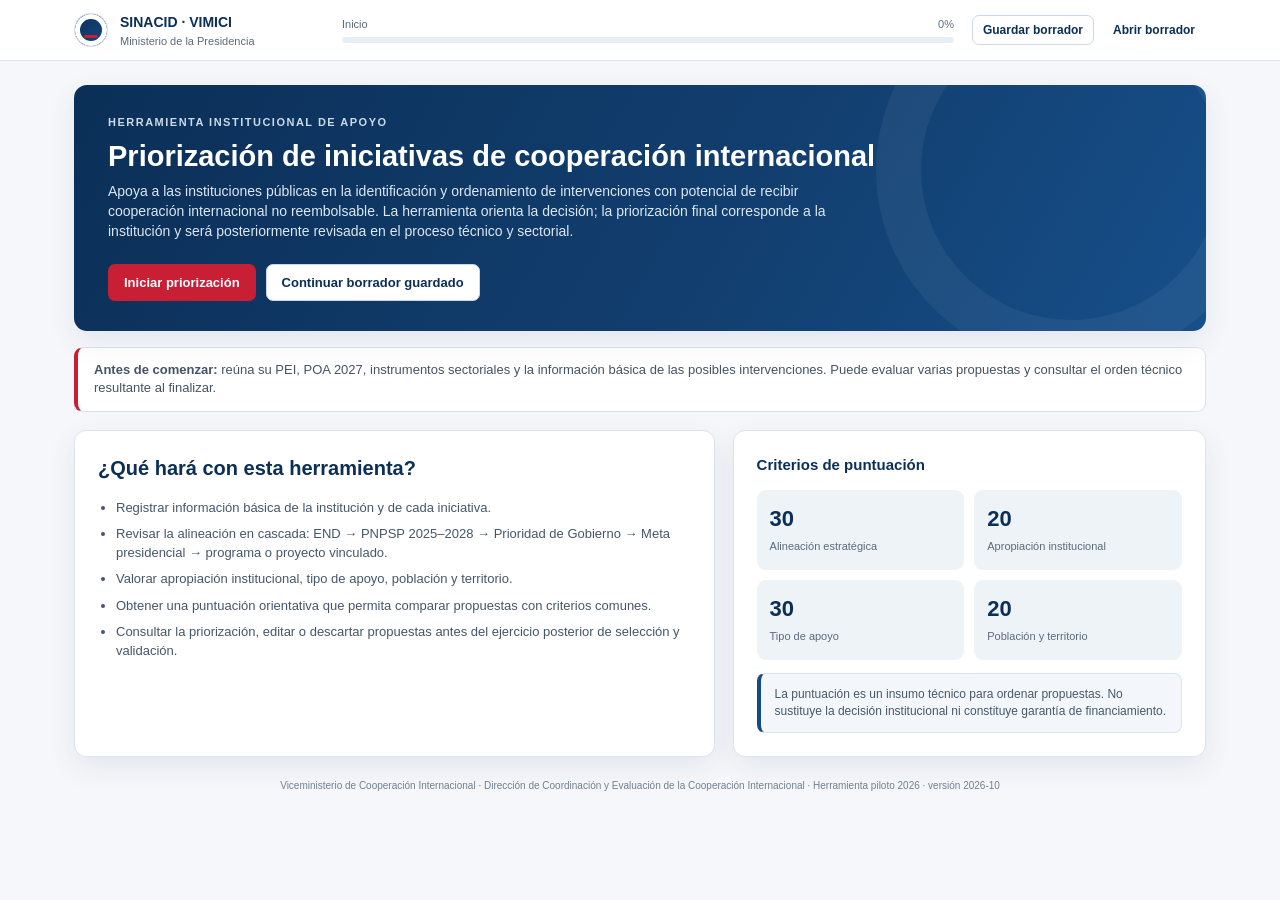
<file: curso-prioridades-cooperacion/herramienta-priorizacion.html>
<!doctype html>
<html lang="es">
<head>
<meta charset="utf-8">
<meta name="viewport" content="width=device-width,initial-scale=1">
<title>Herramienta de Priorización de Iniciativas de Cooperación</title>
<style>
:root{--navy:#0b2f57;--blue:#144b83;--red:#c91f35;--ink:#14233a;--muted:#5c6b7a;--line:#dbe3ec;--bg:#f5f7fa;--white:#fff;--soft:#eef3f8;--success:#236b45;--warn:#7b5a00;--danger:#8c1f2d;--shadow:0 10px 30px rgba(7,38,74,.08)}*{box-sizing:border-box}body{margin:0;font-family:Arial,Helvetica,sans-serif;color:var(--ink);background:var(--bg);line-height:1.42}.app{min-height:100vh}.topbar{background:var(--white);border-bottom:1px solid var(--line);position:sticky;top:0;z-index:20}.topbar-inner{max-width:1180px;margin:auto;padding:11px 24px;display:flex;align-items:center;gap:18px}.brand{display:flex;align-items:center;gap:12px;min-width:250px}.brand-mark{width:34px;height:34px;border-radius:50%;background:linear-gradient(145deg,var(--navy),var(--blue));position:relative;box-shadow:inset 0 0 0 5px #fff;border:1px solid #d4dee9}.brand-mark:after{content:"";position:absolute;left:9px;right:9px;bottom:8px;height:3px;background:var(--red);border-radius:5px}.brand b{font-size:14px;color:var(--navy)}.brand small{display:block;color:var(--muted);font-size:11px}.progress-wrap{flex:1}.progress-meta{display:flex;justify-content:space-between;font-size:11px;color:var(--muted);margin-bottom:5px}.progress{height:6px;background:#e9eef4;border-radius:10px;overflow:hidden}.progress>span{display:block;height:100%;background:var(--red);width:0;transition:.25s}.top-actions{display:flex;gap:8px}.btn{appearance:none;border:1px solid transparent;background:var(--navy);color:#fff;border-radius:7px;padding:10px 15px;font-weight:700;font-size:13px;cursor:pointer;transition:.18s;text-decoration:none;display:inline-flex;align-items:center;justify-content:center;gap:7px}.btn:hover{transform:translateY(-1px);box-shadow:0 5px 16px rgba(11,47,87,.15)}.btn.secondary{background:#fff;color:var(--navy);border-color:#cbd8e5}.btn.ghost{background:transparent;color:var(--navy);border-color:transparent}.btn.red{background:var(--red)}.btn.green{background:var(--success)}.btn.sm{padding:7px 10px;font-size:12px}.btn:disabled{opacity:.45;cursor:not-allowed;transform:none;box-shadow:none}.shell{max-width:1180px;margin:auto;padding:24px}.hero{background:linear-gradient(120deg,var(--navy),#123f70 60%,#164f89);color:#fff;border-radius:13px;padding:30px 34px;box-shadow:var(--shadow);position:relative;overflow:hidden}.hero:after{content:"";position:absolute;right:-60px;top:-110px;width:300px;height:300px;border:45px solid rgba(255,255,255,.05);border-radius:50%}.eyebrow{text-transform:uppercase;letter-spacing:1.5px;font-size:11px;font-weight:800;color:#cbd9e8}.hero h1{max-width:780px;font-size:29px;line-height:1.12;margin:9px 0 10px}.hero p{max-width:770px;margin:0;color:#dce7f2;font-size:14px}.hero-actions{display:flex;gap:10px;margin-top:22px;flex-wrap:wrap}.hero .btn.secondary{background:#fff}.note-strip{margin-top:16px;background:#fff;border:1px solid var(--line);border-left:4px solid var(--red);border-radius:9px;padding:13px 16px;font-size:13px;color:#445366}.start-grid{display:grid;grid-template-columns:1.15fr .85fr;gap:18px;margin-top:18px}.card{background:#fff;border:1px solid var(--line);border-radius:12px;box-shadow:var(--shadow);padding:23px}.card h2,.card h3{margin-top:0;color:var(--navy)}.card h2{font-size:20px}.card h3{font-size:15px}.list-clean{padding-left:18px;margin:9px 0}.list-clean li{margin:8px 0;color:#45566a;font-size:13px}.mini-stat{display:grid;grid-template-columns:repeat(2,1fr);gap:10px}.stat{background:var(--soft);border-radius:9px;padding:13px}.stat b{display:block;color:var(--navy);font-size:22px}.stat span{font-size:11px;color:var(--muted)}.wizard{display:none;margin-top:20px}.wizard.active{display:grid;grid-template-columns:255px 1fr;gap:18px}.side{background:#fff;border:1px solid var(--line);border-radius:12px;padding:14px;box-shadow:var(--shadow);height:max-content;position:sticky;top:82px}.side-title{font-size:11px;text-transform:uppercase;color:var(--muted);letter-spacing:1px;margin:5px 8px 9px}.step-link{display:flex;align-items:flex-start;gap:10px;border-radius:8px;padding:10px 9px;color:#45566a;font-size:12px;font-weight:700;margin:3px 0}.step-link .num{width:23px;height:23px;border-radius:50%;background:#edf2f7;color:var(--navy);display:flex;align-items:center;justify-content:center;font-size:11px;flex:0 0 auto}.step-link.active{background:#edf4fb;color:var(--navy)}.step-link.active .num{background:var(--navy);color:#fff}.step-link.done .num{background:var(--success);color:#fff}.content-card{background:#fff;border:1px solid var(--line);border-radius:12px;box-shadow:var(--shadow);padding:26px 28px;min-height:550px}.section-head{display:flex;justify-content:space-between;gap:15px;padding-bottom:16px;border-bottom:1px solid var(--line);margin-bottom:20px}.section-head h2{font-size:22px;color:var(--navy);margin:0 0 6px}.section-head p{margin:0;color:var(--muted);font-size:13px;max-width:720px}.step-badge{font-size:11px;background:var(--soft);color:var(--navy);padding:6px 8px;border-radius:6px;height:max-content;font-weight:800}.grid2{display:grid;grid-template-columns:1fr 1fr;gap:16px}.field{margin-bottom:16px}.field label{display:block;font-size:12px;color:#33465b;font-weight:800;margin-bottom:6px}.req:after{content:" *";color:var(--red)}input,select,textarea{width:100%;border:1px solid #cbd7e3;border-radius:7px;padding:10px 11px;background:#fff;color:#22364a;font:inherit;font-size:13px;outline:none}input:focus,select:focus,textarea:focus{border-color:#5f89b3;box-shadow:0 0 0 3px rgba(20,75,131,.08)}textarea{min-height:84px;resize:vertical}.help{font-size:11px;color:var(--muted);margin-top:5px}.callout{background:#f3f7fb;border:1px solid #d9e5f1;border-left:4px solid var(--blue);border-radius:8px;padding:12px 14px;color:#47596c;font-size:12px;margin:13px 0}.callout.warn{background:#fffaf0;border-color:#eee0b3;border-left-color:#c89520}.callout.danger{background:#fff5f6;border-color:#efd0d5;border-left-color:var(--red)}.option-grid{display:grid;grid-template-columns:repeat(2,1fr);gap:10px}.option{border:1px solid #d6e0ea;border-radius:9px;padding:12px;cursor:pointer;display:flex;gap:10px;align-items:flex-start;transition:.15s}.option:hover{border-color:#94afc8;background:#fbfdff}.option.selected{border-color:var(--blue);background:#edf4fb}.option input{width:auto;margin-top:2px}.option b{display:block;font-size:12px;color:#263e56}.option span{font-size:11px;color:var(--muted);display:block;margin-top:3px}.divider{height:1px;background:var(--line);margin:18px 0}.nav-row{display:flex;justify-content:space-between;gap:12px;margin-top:22px;padding-top:17px;border-top:1px solid var(--line)}.scorebar{display:grid;grid-template-columns:repeat(5,1fr);gap:9px;margin:16px 0}.scorepart{background:#f0f4f8;border-radius:8px;padding:10px;text-align:center}.scorepart b{font-size:17px;color:var(--navy);display:block}.scorepart span{font-size:10px;color:var(--muted)}.result-score{display:flex;align-items:center;gap:20px;background:linear-gradient(115deg,#f3f7fb,#fff);border:1px solid var(--line);border-radius:11px;padding:18px}.score-circle{width:92px;height:92px;border-radius:50%;background:conic-gradient(var(--blue) 0deg,#e8eef4 0deg);display:flex;align-items:center;justify-content:center;position:relative;flex:0 0 auto}.score-circle:after{content:"";position:absolute;width:70px;height:70px;border-radius:50%;background:white}.score-circle strong{z-index:1;color:var(--navy);font-size:23px}.result-score h3{margin:0 0 5px;font-size:18px}.result-score p{margin:0;color:var(--muted);font-size:12px}.table-wrap{overflow:auto;border:1px solid var(--line);border-radius:9px}table{width:100%;border-collapse:collapse;min-width:750px}th,td{text-align:left;border-bottom:1px solid var(--line);padding:10px 11px;font-size:11px;vertical-align:top}th{background:#f2f6fa;color:var(--navy);text-transform:uppercase;letter-spacing:.4px;font-size:10px}td b{color:#223a53}.tag{display:inline-block;border-radius:999px;background:#eaf2f9;color:var(--navy);padding:3px 7px;font-size:10px;font-weight:800}.tag.green{background:#e8f4ed;color:var(--success)}.tag.red{background:#faeaed;color:var(--danger)}.empty{text-align:center;color:var(--muted);padding:28px;font-size:12px}.hidden{display:none!important}.institution-row{display:grid;grid-template-columns:2fr 1fr;gap:12px}.autocomplete{position:relative}.suggestions{position:absolute;left:0;right:0;top:100%;background:#fff;border:1px solid #cbd7e3;border-radius:0 0 7px 7px;max-height:210px;overflow:auto;z-index:15;box-shadow:0 8px 18px rgba(10,40,70,.12);display:none}.suggestion{padding:8px 10px;font-size:12px;border-bottom:1px solid #edf1f5;cursor:pointer}.suggestion:hover{background:#edf4fb}.suggestion small{color:var(--muted);display:block}.footer{padding:22px 0 8px;color:#708090;font-size:10px;text-align:center}.toast{position:fixed;right:20px;bottom:20px;background:#173e66;color:#fff;padding:12px 15px;border-radius:8px;font-size:12px;box-shadow:0 8px 25px rgba(0,0,0,.18);z-index:99;opacity:0;transform:translateY(12px);pointer-events:none;transition:.2s}.toast.show{opacity:1;transform:none}.print-only{display:none}@media(max-width:850px){.topbar-inner{padding:10px 14px}.brand{min-width:auto}.brand small{display:none}.top-actions .btn{padding:6px 8px;font-size:11px}.shell{padding:15px}.hero{padding:25px 22px}.hero h1{font-size:24px}.start-grid,.wizard.active{grid-template-columns:1fr}.side{position:static}.grid2,.institution-row{grid-template-columns:1fr}.option-grid{grid-template-columns:1fr}.content-card{padding:20px 17px}.scorebar{grid-template-columns:1fr 1fr}.progress-meta{display:none}}@media print{body{background:#fff}.topbar,.side,.nav-row,.hero-actions,.no-print{display:none!important}.shell{padding:0;max-width:none}.wizard.active{display:block}.content-card{box-shadow:none;border:none;padding:0}.print-only{display:block}.wizard{margin:0}.result-page{display:block!important}.footer{display:none}}

.consult-backdrop{position:fixed;inset:0;background:rgba(6,28,50,.66);z-index:90;display:flex;align-items:center;justify-content:center;padding:20px}
.consult-box{background:#fff;width:min(1050px,100%);max-height:92vh;overflow:auto;border-radius:14px;padding:24px;box-shadow:0 24px 70px rgba(0,0,0,.3)}
.consult-box h2{margin:0;color:var(--navy)}.consult-box>p{color:var(--muted);font-size:13px}
.consult-head{display:flex;justify-content:space-between;gap:12px;align-items:flex-start}
.consult-foot{display:flex;justify-content:flex-end;gap:9px;flex-wrap:wrap;margin-top:16px}
.row-actions{display:flex;gap:6px;flex-wrap:wrap}
.btn.danger-ghost{background:#fff;color:var(--danger);border-color:#efd0d5}
.cascade{border:1px solid var(--line);border-radius:10px;padding:16px 16px 4px;margin-bottom:16px;background:#fbfdff}
.cascade-step{display:flex;gap:12px}
.cascade-step .lvl{flex:0 0 26px;height:26px;border-radius:50%;background:var(--navy);color:#fff;font-size:11px;font-weight:800;display:flex;align-items:center;justify-content:center;margin-top:20px}
.cascade-step .field{flex:1;min-width:0}
.cascade-step select:disabled{background:#f3f6f9;color:#8796a5}
.chain{font-size:11px;color:var(--muted);margin:0 0 14px}
.chain b{color:var(--navy)}
@media(max-width:850px){.side{padding:8px}.side-title{display:none}#sideSteps{display:flex;gap:4px;overflow-x:auto}.step-link{flex:0 0 auto;padding:6px 8px;margin:0}.step-link>div:last-child{display:none}.step-link.active>div:last-child{display:block}.consult-box{padding:16px}.wizard.active{grid-template-columns:minmax(0,1fr)}.content-card,.side{min-width:0}select{max-width:100%;text-overflow:ellipsis}.section-head{flex-direction:column}.cascade-step .lvl{display:none}.nav-row{flex-wrap:wrap}.result-score{flex-direction:column;align-items:flex-start}}
</style>
</head>
<body>
<div class="app">
<header class="topbar">
  <div class="topbar-inner">
    <div class="brand"><div class="brand-mark"></div><div><b>SINACID · VIMICI</b><small>Ministerio de la Presidencia</small></div></div>
    <div class="progress-wrap"><div class="progress-meta"><span id="progressLabel">Inicio</span><span id="progressPct">0%</span></div><div class="progress"><span id="progressFill"></span></div></div>
    <div class="top-actions">
      <button class="btn secondary sm" id="saveDraftBtn" title="Guardar borrador"><span>Guardar borrador</span></button>
      <button class="btn ghost sm" id="loadDraftBtn" title="Abrir borrador"><span>Abrir borrador</span></button>
    </div>
  </div>
</header>
<main class="shell">
<section id="home">
  <div class="hero">
    <div class="eyebrow">Herramienta institucional de apoyo</div>
    <h1>Priorización de iniciativas de cooperación internacional</h1>
    <p>Apoya a las instituciones públicas en la identificación y ordenamiento de intervenciones con potencial de recibir cooperación internacional no reembolsable. La herramienta orienta la decisión; la priorización final corresponde a la institución y será posteriormente revisada en el proceso técnico y sectorial.</p>
    <div class="hero-actions"><button class="btn red" id="startBtn">Iniciar priorización</button><button class="btn secondary" id="resumeBtn">Continuar borrador guardado</button></div>
  </div>
  <div class="note-strip"><b>Antes de comenzar:</b> reúna su PEI, POA 2027, instrumentos sectoriales y la información básica de las posibles intervenciones. Puede evaluar varias propuestas y consultar el orden técnico resultante al finalizar.</div>
  <div class="start-grid">
    <div class="card"><h2>¿Qué hará con esta herramienta?</h2><ul class="list-clean"><li>Registrar información básica de la institución y de cada iniciativa.</li><li>Revisar la alineación en cascada: END → PNPSP 2025–2028 → Prioridad de Gobierno → Meta presidencial → programa o proyecto vinculado.</li><li>Valorar apropiación institucional, tipo de apoyo, población y territorio.</li><li>Obtener una puntuación orientativa que permita comparar propuestas con criterios comunes.</li><li>Consultar la priorización, editar o descartar propuestas antes del ejercicio posterior de selección y validación.</li></ul></div>
    <div class="card"><h3>Criterios de puntuación</h3><div class="mini-stat"><div class="stat"><b>30</b><span>Alineación estratégica</span></div><div class="stat"><b>20</b><span>Apropiación institucional</span></div><div class="stat"><b>30</b><span>Tipo de apoyo</span></div><div class="stat"><b>20</b><span>Población y territorio</span></div></div><div class="callout" style="margin-bottom:0">La puntuación es un insumo técnico para ordenar propuestas. No sustituye la decisión institucional ni constituye garantía de financiamiento.</div></div>
  </div>
</section>
<section id="wizard" class="wizard">
  <aside class="side"><div class="side-title">Ruta de trabajo</div><div id="sideSteps"></div></aside>
  <div class="content-card" id="stepContent"></div>
</section>
<div class="footer">Viceministerio de Cooperación Internacional · Dirección de Coordinación y Evaluación de la Cooperación Internacional · Herramienta piloto 2026 · versión 2026-10</div>
</main>
</div>
<div class="toast" id="toast"></div>
<input type="file" id="draftFileInput" accept=".sinacid,.json" hidden>
<script>
const INSTITUTIONS = [
"Academia Superior de Ciencias Aeronáuticas","Administración General del Parque Nacional Mirador Norte","Administradora de Riesgos de Salud de las Fuerzas Armadas","Administradora de Riesgos de Salud Seguro Médico para Maestros","Administradora de Riesgos Laborales Salud Segura","Administradora de Subsidios Sociales","Agencia Nacional de Ciberseguridad","Archivo General de la Nación","Autoridad Nacional de Asuntos Marítimos","Ayuntamiento del Distrito Nacional","Banco Agrícola de la República Dominicana","Banco Central de la República Dominicana","Banco de Reservas de la República Dominicana","Biblioteca Nacional Pedro Henríquez Ureña","Centro Cardio-Neuro-Oftalmológico y Trasplante","Centro de Atención Integral para la Discapacidad","Centro de Capacitación en Política y Gestión Fiscal","Centro de Desarrollo y Competitividad Industrial","Centro de Exportación e Inversión de la República Dominicana","Centro de Operaciones de Emergencias","Centro Nacional de Ciberseguridad","Comisión Nacional de Defensa de la Competencia","Comisión Nacional de Energía","Comisión Nacional de Espectáculos Públicos y Radiofonía","Comisión Permanente de Efemérides Patrias","Consejo Nacional de Cambio Climático y Mecanismo de Desarrollo Limpio","Consejo Nacional de Competitividad","Consejo Nacional de Discapacidad","Consejo Nacional de Drogas","Consejo Nacional de Investigaciones Agropecuarias y Forestales","Consejo Nacional de la Persona Envejeciente","Consejo Nacional de la Seguridad Social","Consejo Nacional para el Cambio Climático y Mecanismo de Desarrollo Limpio","Consejo Nacional para el VIH y el SIDA","Contraloría General de la República","Corporación de Acueducto y Alcantarillado de Boca Chica","Corporación de Acueducto y Alcantarillado de La Romana","Corporación de Acueducto y Alcantarillado de Moca","Corporación de Acueducto y Alcantarillado de Puerto Plata","Corporación de Acueducto y Alcantarillado de Santiago","Corporación de Acueducto y Alcantarillado de Santo Domingo","Corporación del Acueducto y Alcantarillado de La Vega","Corporación Dominicana de Empresas Eléctricas Estatales","Corporación Estatal de Radio y Televisión","Cuerpo Especializado de Control de Combustibles","Cuerpo Especializado de Seguridad Aeroportuaria y de la Aviación Civil","Cuerpo Especializado de Seguridad Fronteriza Terrestre","Cuerpo Especializado de Seguridad Portuaria","Defensa Civil","Defensor del Pueblo","Dirección de Desarrollo Social Supérate","Dirección General de Aduanas","Dirección General de Alianzas Público Privadas","Dirección General de Bellas Artes","Dirección General de Bienes Nacionales","Dirección General de Cine","Dirección General de Contrataciones Públicas","Dirección General de Crédito Público","Dirección General de Desarrollo de la Comunidad","Dirección General de Desarrollo Económico y Social","Dirección General de Ética e Integridad Gubernamental","Dirección General de Impuestos Internos","Dirección General de Información y Defensa de los Afiliados a la Seguridad Social","Dirección General de Jubilaciones y Pensiones a Cargo del Estado","Dirección General de Migración","Dirección General de Minería","Dirección General de Ordenamiento y Desarrollo Territorial","Dirección General de Pasaportes","Dirección General de Presupuesto","Dirección General de Proyectos Estratégicos y Especiales de la Presidencia","Dirección General de Riesgos Agropecuarios","Dirección General de Servicios Penitenciarios y Correccionales","Dirección General de Seguridad de Tránsito y Transporte Terrestre","Dirección General de Contabilidad Gubernamental","Dirección Nacional de Control de Drogas","Empresa de Generación Hidroeléctrica Dominicana","Empresa de Transmisión Eléctrica Dominicana","Fondo Especial para el Desarrollo Agropecuario","Gabinete de Coordinación de Políticas Sociales","Hospital General de la Plaza de la Salud","Instituto Agrario Dominicano","Instituto Dominicano de Aviación Civil","Instituto Dominicano de las Telecomunicaciones","Instituto Dominicano de Prevención y Protección de Riesgos Laborales","Instituto Dominicano de Recursos Hidráulicos","Instituto Dominicano para la Calidad","Instituto Geográfico Nacional José Joaquín Hungría Morell","Instituto Nacional de Administración Pública","Instituto Nacional de Aguas Potables y Alcantarillados","Instituto Nacional de Atención Integral a la Primera Infancia","Instituto Nacional de Bienestar Estudiantil","Instituto Nacional de Formación Técnico Profesional","Instituto Nacional de Formación y Capacitación del Magisterio","Instituto Nacional de Migración","Instituto Nacional de Protección de los Derechos del Consumidor","Instituto Nacional de Recursos Hidráulicos","Instituto Nacional de Tránsito y Transporte Terrestre","Instituto Nacional del Cáncer Rosa Emilia Sánchez Pérez de Tavares","Instituto Postal Dominicano","Instituto Tecnológico de las Américas","Jardín Botánico Nacional Dr. Rafael María Moscoso","Liga Municipal Dominicana","Ministerio Administrativo de la Presidencia","Ministerio de Administración Pública","Ministerio de Agricultura","Ministerio de Cultura","Ministerio de Defensa","Ministerio de Deportes y Recreación","Ministerio de Educación","Ministerio de Educación Superior, Ciencia y Tecnología","Ministerio de Energía y Minas","Ministerio de Hacienda y Economía","Ministerio de Industria, Comercio y Mipymes","Ministerio de Interior y Policía","Ministerio de la Juventud","Ministerio de la Mujer","Ministerio de la Presidencia","Ministerio de Medio Ambiente y Recursos Naturales","Ministerio de Obras Públicas y Comunicaciones","Ministerio de Relaciones Exteriores","Ministerio de Salud Pública y Asistencia Social","Ministerio de Trabajo","Ministerio de Turismo","Oficina Gubernamental de Tecnologías de la Información y Comunicación","Oficina Metropolitana de Servicios de Autobuses","Oficina Nacional de Estadística","Oficina Nacional de Evaluación Sísmica y Vulnerabilidad de Infraestructura y Edificaciones","Oficina para el Reordenamiento del Transporte","Policía Nacional","Procuraduría General de la República","Programa de Medicamentos Esenciales / Central de Apoyo Logístico","Servicio Geológico Nacional","Servicio Nacional de Salud","Sistema Único de Beneficiarios","Superintendencia de Bancos","Superintendencia de Electricidad","Superintendencia de Pensiones","Superintendencia de Salud y Riesgos Laborales","Superintendencia de Seguros","Tesorería de la Seguridad Social","Tesorería Nacional","Universidad Autónoma de Santo Domingo"
];
const END=["1.1 Administración pública eficiente, transparente y orientada a resultados","1.2 Imperio de la ley y seguridad ciudadana","1.3 Democracia participativa y ciudadanía responsable","1.4 Seguridad y convivencia pacífica","2.1 Educación de calidad para todos y todas","2.2 Salud y seguridad social integral","2.3 Igualdad de derechos y oportunidades","2.4 Cohesión territorial","2.5 Vivienda digna en entornos saludables","2.6 Cultura e identidad nacional en un mundo global","2.7 Deporte y recreación física para el desarrollo humano","3.1 Economía articulada, innovadora y ambientalmente sostenible, con crecimiento alto y sostenido y trabajo digno","3.2 Energía confiable, eficiente y ambientalmente sostenible","3.3 Competitividad e innovación en un ambiente favorable a la cooperación y la responsabilidad social","3.4 Empleos suficientes y dignos","3.5 Estructura productiva sectorial y territorialmente articulada e integrada competitivamente a la economía global","4.1 Manejo sostenible del medio ambiente","4.2 Eficaz gestión de riesgos para minimizar pérdidas humanas, económicas y ambientales","4.3 Adecuada adaptación al cambio climático"];
const END_TO_PNPSP={"1.1 Administración pública eficiente, transparente y orientada a resultados":["10. Institucionalidad eficiente y democrática","16. Políticas públicas territoriales y municipales"],"1.2 Imperio de la ley y seguridad ciudadana":["2. Seguridad ciudadana: hacia una sociedad segura y protegida","10. Institucionalidad eficiente y democrática","17. Comunicación y seguridad vial"],"1.3 Democracia participativa y ciudadanía responsable":["10. Institucionalidad eficiente y democrática","16. Políticas públicas territoriales y municipales"],"1.4 Seguridad y convivencia pacífica":["2. Seguridad ciudadana: hacia una sociedad segura y protegida","17. Comunicación y seguridad vial"],"2.1 Educación de calidad para todos y todas":["4. Educación de calidad con equidad","5. Educación superior, ciencia y tecnología"],"2.2 Salud y seguridad social integral":["3. Acceso a la salud y la seguridad social"],"2.3 Igualdad de derechos y oportunidades":["1. Empleo decente, formal y suficiente","3. Acceso a la salud y la seguridad social","4. Educación de calidad con equidad","5. Educación superior, ciencia y tecnología","10. Institucionalidad eficiente y democrática","16. Políticas públicas territoriales y municipales"],"2.4 Cohesión territorial":["6. Población rural y desarrollo agropecuario","7. Acceso al agua y mejora del recurso","9. Vivienda digna","16. Políticas públicas territoriales y municipales","17. Comunicación y seguridad vial"],"2.5 Vivienda digna en entornos saludables":["7. Acceso al agua y mejora del recurso","9. Vivienda digna","16. Políticas públicas territoriales y municipales"],"2.6 Cultura e identidad nacional en un mundo global":["11. Cultura para una mejor calidad de vida"],"2.7 Deporte y recreación física para el desarrollo humano":["3. Acceso a la salud y la seguridad social","4. Educación de calidad con equidad","11. Cultura para una mejor calidad de vida"],"3.1 Economía articulada, innovadora y ambientalmente sostenible, con crecimiento alto y sostenido y trabajo digno":["1. Empleo decente, formal y suficiente","6. Población rural y desarrollo agropecuario","13. Comercio interno y externo","14. Desarrollo industrial"],"3.2 Energía confiable, eficiente y ambientalmente sostenible":["8. Energía permanente y de calidad","15. Sostenibilidad ambiental y el cambio climático"],"3.3 Competitividad e innovación en un ambiente favorable a la cooperación y la responsabilidad social":["5. Educación superior, ciencia y tecnología","13. Comercio interno y externo","14. Desarrollo industrial"],"3.4 Empleos suficientes y dignos":["1. Empleo decente, formal y suficiente","13. Comercio interno y externo","14. Desarrollo industrial"],"3.5 Estructura productiva sectorial y territorialmente articulada e integrada competitivamente a la economía global":["1. Empleo decente, formal y suficiente","6. Población rural y desarrollo agropecuario","12. Turismo","13. Comercio interno y externo","14. Desarrollo industrial","17. Comunicación y seguridad vial"],"4.1 Manejo sostenible del medio ambiente":["6. Población rural y desarrollo agropecuario","7. Acceso al agua y mejora del recurso","15. Sostenibilidad ambiental y el cambio climático"],"4.2 Eficaz gestión de riesgos para minimizar pérdidas humanas, económicas y ambientales":["7. Acceso al agua y mejora del recurso","9. Vivienda digna","15. Sostenibilidad ambiental y el cambio climático","17. Comunicación y seguridad vial"],"4.3 Adecuada adaptación al cambio climático":["6. Población rural y desarrollo agropecuario","7. Acceso al agua y mejora del recurso","8. Energía permanente y de calidad","9. Vivienda digna","12. Turismo","15. Sostenibilidad ambiental y el cambio climático"]};
const PRESIDENTIAL=[{id:"1",priority:"1. Salud y larga vida",meta:"Aumentar la esperanza de vida al nacer de 75 a 77 años.",programs:["Construcción Hospitales Traumatológicos","Estrategia HEARTS","Programa HEARTS","Salud Materno Neonatal","Observación de las prácticas clínicas de los servicios materno infantiles"]},{id:"2",priority:"2. Seguridad y libertad",meta:"Disminuir la tasa de homicidios por cada 100 mil habitantes de 11.6 a menos de 8.",programs:["Proyecto de la nueva ley orgánica de la reforma policial","Modernización administrativa y financiera de la Policía Nacional","Modernización del desarrollo humano y modelo de gestión humana de la Policía Nacional","Plan 20,000 nuevos policías en las calles","Modernización educativa para profesionalizar la actuación de los policías","Modernización operativa para la protección ciudadana y la lucha contra el crimen"]},{id:"3",priority:"3. Vivienda y servicios básicos",meta:"Disminuir el déficit cualitativo de la vivienda de 32.2% a 21.9%.",programs:["Plan Dominicana se reconstruye","Ampliación acueducto, Santiago","Reconstrucción acueducto, Puerto Plata","Construcción acueducto, La Vega","Ampliación acueducto, S.D.N.","Ampliación acueducto, Santiago R.","Programa llevando luz","Programa agua y luz"]},{id:"4",priority:"4. Aumento de la clase media y disminución de la pobreza",meta:"Aumentar el peso de la clase media en la población de 40% a 50%.",programs:[]},{id:"5",priority:"5. Mayor crecimiento económico",meta:"Aumentar el PIB per cápita de US$11 mil a US$15 mil.",programs:[]},{id:"6",priority:"6. Mayor empleo de calidad e inclusivo",meta:"Aumentar la tasa de formalidad en el empleo de 44% a 50%.",programs:[]},{id:"7",priority:"7. Educación de calidad alineada a los sectores productivos",meta:"Aumentar el promedio de años efectivos de aprendizaje de 6.3 a 7.1.",programs:["Entrega de 50,000 becas alineadas al sector productivo","140,000 jóvenes en politécnicos según demandas de desarrollo productivo","400,000 niños y niñas de 3 a 5 años en educación inicial de calidad","Desarrollo infantil para niños y niñas de 0 a 4 años y 11 meses"]},{id:"8",priority:"8. Disminución de la pobreza rural",meta:"Disminuir el índice de pobreza multidimensional rural de 20% a 15%.",programs:[]},{id:"9",priority:"9. Aumentar la resiliencia ante choques climáticos",meta:"Aumentar el porcentaje de hogares con IVACC bajo de 61.8% a 75%.",programs:[]},{id:"10",priority:"10. Mayor efectividad del Gobierno",meta:"Aumentar el índice de efectividad del Gobierno de 52.6 a 61.",programs:[]}];
const PNPSP_TO_PRESIDENTIAL={"1. Empleo decente, formal y suficiente":["4","5","6","8"],"2. Seguridad ciudadana: hacia una sociedad segura y protegida":["2"],"3. Acceso a la salud y la seguridad social":["1","4"],"4. Educación de calidad con equidad":["4","7"],"5. Educación superior, ciencia y tecnología":["5","6","7"],"6. Población rural y desarrollo agropecuario":["5","6","8","9"],"7. Acceso al agua y mejora del recurso":["1","3","9"],"8. Energía permanente y de calidad":["3","5","9"],"9. Vivienda digna":["3","4"],"10. Institucionalidad eficiente y democrática":["10"],"11. Cultura para una mejor calidad de vida":[],"12. Turismo":["5","6"],"13. Comercio interno y externo":["5","6"],"14. Desarrollo industrial":["5","6"],"15. Sostenibilidad ambiental y el cambio climático":["9"],"16. Políticas públicas territoriales y municipales":["3","4","8","9","10"],"17. Comunicación y seguridad vial":["10"]};

const steps=[
 {id:'institution',label:'Datos institucionales'},
 {id:'initiative',label:'Iniciativa'},
 {id:'alignment',label:'Alineación'},
 {id:'appropriation',label:'Apropiación'},
 {id:'support',label:'Apoyo requerido'},
 {id:'population',label:'Población y territorio'},
 {id:'budget',label:'Presupuesto orientativo'},
 {id:'result',label:'Resultado'}
];
let state={step:0,institution:{name:'',sigla:'',type:'',person:'',role:'',email:''},current:blankInitiative(),initiatives:[],selected:[],horizon:'2027'};
function blankInitiative(){return {id:crypto.randomUUID?crypto.randomUUID():Date.now()+''+Math.random(),title:'',area:'',contact:'',mission:'yes',end:'',pnpsp:'',presPriority:'',meta:'',program:'',pei:'',poa:'',support:'',population:[],territory:'',budgetCurrency:'DOP',budget:'',notes:'',scores:{},total:0,orientation:''}}
const $=s=>document.querySelector(s);function toast(m){const t=$('#toast');t.textContent=m;t.classList.add('show');setTimeout(()=>t.classList.remove('show'),2200)}
function esc(s=''){return String(s??'').replace(/[&<>"']/g,c=>({'&':'&amp;','<':'&lt;','>':'&gt;','"':'&quot;',"'":'&#039;'}[c]))}
function start(){ $('#home').classList.add('hidden');$('#wizard').classList.add('active');render(); }
$('#startBtn').onclick=start;$('#resumeBtn').onclick=()=>{const x=localStorage.getItem('sinacidPriorityDraft');if(!x)return toast('No se encontró un borrador local.');try{state=JSON.parse(x);normalizeState();start();toast('Borrador recuperado.')}catch(e){toast('No fue posible abrir el borrador.')}};
function renderSide(){let h='';steps.forEach((s,i)=>{let c='step-link'+(i===state.step?' active':'')+(i<state.step?' done':'');h+=`<div class="${c}"><div class="num">${i<state.step?'✓':i+1}</div><div>${s.label}</div></div>`});$('#sideSteps').innerHTML=h}
function updateProgress(){let p=Math.round((state.step)/(steps.length-1)*100);$('#progressFill').style.width=p+'%';$('#progressPct').textContent=p+'%';$('#progressLabel').textContent=steps[state.step].label}
function header(title,desc){return `<div class="section-head"><div><h2>${title}</h2><p>${desc}</p></div><div class="step-badge">Paso ${state.step+1} de ${steps.length}</div></div>`}
function nav(prev=true,next='Continuar'){return `<div class="nav-row"><button class="btn secondary" ${prev?'':'disabled'} onclick="prevStep()">Anterior</button><button class="btn" onclick="nextStep()">${next}</button></div>`}
function render(){renderSide();updateProgress();let c=$('#stepContent');switch(steps[state.step].id){case'institution':c.innerHTML=viewInstitution();bindInstitution();break;case'initiative':c.innerHTML=viewInitiative();break;case'alignment':c.innerHTML=viewAlignment();bindAlignment();break;case'appropriation':c.innerHTML=viewAppropriation();break;case'support':c.innerHTML=viewSupport();break;case'population':c.innerHTML=viewPopulation();break;case'budget':c.innerHTML=viewBudget();break;case'result':calculate();autoSaveCurrent();c.innerHTML=viewResult();break}window.scrollTo({top:0,behavior:'smooth'})}
function viewInstitution(){return header('Datos de la institución','Complete la información básica. El nombre institucional puede seleccionarse del catálogo o escribirse manualmente.')+`<div class="institution-row"><div class="field autocomplete"><label class="req">Institución</label><input id="instName" value="${esc(state.institution.name)}" autocomplete="off" placeholder="Escriba nombre o sigla"><div class="suggestions" id="suggestions"></div></div><div class="field"><label>Sigla</label><input id="instSigla" value="${esc(state.institution.sigla)}" placeholder="Ej. MINPRE"></div></div><div class="field"><label>Tipo de institución</label><select id="instType"><option value="">Seleccione</option>${['Ministerio','Dirección General','Institución descentralizada o autónoma','Ayuntamiento / gobierno local','Órgano constitucional / otro'].map(x=>`<option ${state.institution.type===x?'selected':''}>${x}</option>`).join('')}</select></div><div class="divider"></div><div class="grid2"><div class="field"><label class="req">Persona responsable del ejercicio</label><input id="person" value="${esc(state.institution.person)}"></div><div class="field"><label>Cargo / función</label><input id="role" value="${esc(state.institution.role)}"></div></div><div class="field"><label>Correo electrónico</label><input type="email" id="email" value="${esc(state.institution.email)}"></div><div class="callout">El punto focal coordina el ejercicio con planificación y las áreas sustantivas. La priorización no debe realizarse de manera aislada por el área de cooperación.</div>`+nav(false)}
function bindInstitution(){const inp=$('#instName'),box=$('#suggestions');inp.oninput=()=>{let q=inp.value.trim().toLowerCase();if(q.length<2){box.style.display='none';return}let m=INSTITUTIONS.filter(x=>x.toLowerCase().includes(q)).slice(0,10);box.innerHTML=m.map(x=>`<div class="suggestion" data-v="${esc(x)}">${esc(x)}</div>`).join('');box.style.display=m.length?'block':'none';box.querySelectorAll('.suggestion').forEach(el=>el.onclick=()=>{inp.value=el.dataset.v;box.style.display='none'})};document.addEventListener('click',e=>{if(!e.target.closest('.autocomplete'))box.style.display='none'},{once:true})}
function viewInitiative(){let s=state.current;return header('Identifique la iniciativa','Registre una intervención concreta que la institución desea fortalecer con cooperación. No es necesario que exista aún un proyecto formulado.')+`<div class="field"><label class="req">Título breve de la intervención</label><input id="title" value="${esc(s.title)}" placeholder="Ej. Fortalecimiento del sistema de información para..."><div class="help">Describa qué se quiere fortalecer o desarrollar, no únicamente la necesidad general.</div></div><div class="grid2"><div class="field"><label>Área responsable</label><input id="area" value="${esc(s.area)}"></div><div class="field"><label>Punto focal técnico</label><input id="contact" value="${esc(s.contact)}"></div></div><div class="field"><label class="req">¿La intervención se relaciona directamente con la misión o funciones legales de la institución?</label><select id="mission"><option value="yes" ${s.mission==='yes'?'selected':''}>Sí</option><option value="no" ${s.mission==='no'?'selected':''}>No</option></select></div><div class="callout danger"><b>Criterio excluyente:</b> si la propuesta no corresponde a las competencias de la institución, no debe continuar como prioridad de cooperación.</div>`+nav(true)}
function opt(v,l,sel){return `<option value="${esc(v)}" ${v===sel?'selected':''}>${esc(l)}</option>`}
function presFor(pn){const ids=PNPSP_TO_PRESIDENTIAL[pn]||[];return PRESIDENTIAL.filter(x=>ids.includes(x.id))}
function presById(id){return PRESIDENTIAL.find(x=>x.id===id)}
function migrateAlignment(s){if(s.presPriority===undefined){s.presPriority='';s.program='';if(s.meta){const f=PRESIDENTIAL.find(x=>s.meta.includes(x.meta)||s.meta.includes(x.priority));if(f){s.presPriority=f.id;s.program=(f.programs||[]).find(p=>s.meta.includes(p))||''}}}}
function cascadeHTML(s){migrateAlignment(s);const pns=s.end?(END_TO_PNPSP[s.end]||[]):[];const prs=s.pnpsp?presFor(s.pnpsp):[];const pr=presById(s.presPriority);const progs=pr?(pr.programs||[]):[];
let pnOpts=s.end?opt('','Seleccione la política del PNPSP',s.pnpsp)+pns.map(x=>opt(x,x,s.pnpsp)).join(''):opt('','Seleccione primero el objetivo de la END','');
let prOpts=!s.pnpsp?opt('','Seleccione primero la política del PNPSP',''):prs.length?opt('','Seleccione la Prioridad de Gobierno',s.presPriority)+prs.map(x=>opt(x.id,x.priority,s.presPriority)).join(''):opt('','No se identifica una Prioridad de Gobierno directa para esta política','');
let metaTxt=pr?pr.meta:'';
let pgOpts=!pr?opt('','Seleccione primero la Prioridad de Gobierno',''):progs.length?opt('','Seleccione el programa o proyecto (si aplica)',s.program)+progs.map(x=>opt(x,x,s.program)).join(''):opt('','No se lista un programa específico para esta meta','');
const step=(n,label,inner,help)=>`<div class="cascade-step"><div class="lvl">${n}</div><div class="field"><label>${label}</label>${inner}${help?`<div class="help">${help}</div>`:''}</div></div>`;
return `<div class="cascade">`+
step(1,'Objetivo general de la Estrategia Nacional de Desarrollo (END)',`<select id="endSel">${opt('','Seleccione el objetivo de la END',s.end)+END.map(x=>opt(x,x,s.end)).join('')}</select>`,'Valor: hasta 5 puntos.')+
step(2,'Política priorizada del PNPSP 2025–2028',`<select id="pnSel" ${s.end?'':'disabled'}>${pnOpts}</select>`,'Las políticas se filtran según el objetivo de la END seleccionado. Valor: hasta 15 puntos.')+
step(3,'Prioridad de Gobierno 2024–2028',`<select id="prSel" ${prs.length?'':'disabled'}>${prOpts}</select>`,'Las prioridades se filtran según la política del PNPSP seleccionada.')+
step(4,'Meta presidencial asociada',`<input id="metaTxt" value="${esc(metaTxt)}" placeholder="Se completa al elegir la Prioridad de Gobierno" readonly>`,'Prioridad de Gobierno + meta presidencial: hasta 10 puntos.')+
step(5,'Programa, proyecto o iniciativa gubernamental vinculada',`<select id="pgSel" ${progs.length?'':'disabled'}>${pgOpts}</select>`,pr&&!progs.length?'Para esta meta no se presenta un listado específico de programas. La alineación se documenta con la prioridad y la meta.':'Opcional. Seleccione cuando exista una referencia específica.')+
`</div>`}
function viewAlignment(){let s=state.current;return header('Alineación estratégica','Identifique cómo la propuesta se conecta con la planificación nacional y las prioridades de Gobierno. Complete la cadena en orden: cada nivel filtra las opciones del siguiente.')+`<p class="chain"><b>END</b> → <b>PNPSP 2025–2028</b> → <b>Prioridad de Gobierno</b> → <b>Meta presidencial</b> → <b>Programa / proyecto</b></p><div id="cascadeWrap">${cascadeHTML(s)}</div><div class="callout">La alineación debe ser sustantiva: la iniciativa debe contribuir de manera clara a la prioridad indicada, no solo compartir palabras o temática.</div>`+nav()}
function bindAlignment(){const w=$('#cascadeWrap');if(!w)return;w.onchange=e=>{const s=state.current,id=e.target.id;if(id==='endSel'){s.end=e.target.value;s.pnpsp='';s.presPriority='';s.program=''}if(id==='pnSel'){s.pnpsp=e.target.value;s.presPriority='';s.program=''}if(id==='prSel'){s.presPriority=e.target.value;s.program=''}if(id==='pgSel'){s.program=e.target.value}syncMeta(s);w.innerHTML=cascadeHTML(s);saveLocal()}}
function syncMeta(s){const pr=presById(s.presPriority);s.meta=pr?pr.priority+' | Meta: '+pr.meta+(s.program?' | Programa: '+s.program:''):''}
function viewAppropriation(){let s=state.current;return header('Apropiación institucional','Revise si la iniciativa ya forma parte de la planificación de la institución. Esto indica que la propuesta responde a una prioridad asumida institucionalmente.')+`<div class="field"><label>¿Está vinculada al PEI vigente?</label><select id="pei"><option value="">Seleccione</option><option value="yes" ${s.pei==='yes'?'selected':''}>Sí</option><option value="partial" ${s.pei==='partial'?'selected':''}>Parcialmente / de forma indirecta</option><option value="no" ${s.pei==='no'?'selected':''}>No</option></select><div class="help">Valor: hasta 8 puntos.</div></div><div class="field"><label>¿Está programada o prevista en el POA 2027?</label><select id="poa"><option value="">Seleccione</option><option value="yes" ${s.poa==='yes'?'selected':''}>Sí</option><option value="prep" ${s.poa==='prep'?'selected':''}>Está en preparación para incorporarse</option><option value="no" ${s.poa==='no'?'selected':''}>No</option></select><div class="help">Valor: hasta 12 puntos.</div></div><div class="callout warn">La cooperación complementa el presupuesto y la acción institucional. Una propuesta que todavía no esté en el POA puede ser pertinente, pero requerirá mayor apropiación y coordinación interna antes de su gestión.</div>`+nav()}
const SUPPORT=[['ta','Asistencia técnica / intercambio','Expertos, asesoría, metodologías, pasantías o transferencia de conocimiento.'],['training','Formación especializada','Cursos, formación de formadores, certificaciones o desarrollo de competencias.'],['study','Estudio, diagnóstico o metodología','Investigación aplicada, diagnóstico, evaluación, diseño metodológico o estudios técnicos.'],['pilot','Piloto / innovación','Prueba controlada de una solución, modelo, tecnología o servicio.'],['system','Sistema de información / solución digital','Diseño o fortalecimiento de plataformas, interoperabilidad, datos o analítica.'],['equipment','Equipamiento crítico vinculado a resultados','Equipos indispensables para ejecutar una intervención o alcanzar un resultado específico.'],['financial','Aporte financiero no reembolsable','Donación o contribución financiera para actividades específicas de la iniciativa.'],['other','Otro apoyo','Otro tipo de apoyo claramente vinculado a resultados de desarrollo.']];
function viewSupport(){let s=state.current;return header('Tipo de apoyo requerido','Seleccione el apoyo principal que se solicitaría a la cooperación. La valoración considera qué tan naturalmente se ajusta el apoyo a la cooperación no reembolsable.')+`<div class="option-grid">${SUPPORT.map(([v,t,d])=>`<label class="option ${s.support===v?'selected':''}"><input type="radio" name="support" value="${v}" ${s.support===v?'checked':''}><div><b>${t}</b><span>${d}</span></div></label>`).join('')}</div><div class="callout" style="margin-top:16px"><b>Orientación:</b> la cooperación puede movilizar recursos técnicos, financieros o en especie. Los apoyos técnicos, estudios, intercambios, fortalecimiento de capacidades, sistemas y pilotos suelen ser especialmente adecuados para cooperación no reembolsable. El financiamiento de inversiones de capital de gran escala puede requerir una ruta distinta.</div>`+nav()}
const POPS=[['disability','Personas con discapacidad'],['rural','Población rural'],['children','Niños, niñas y adolescentes'],['hiv','Personas que viven con VIH'],['elderly','Personas envejecientes'],['women','Mujeres'],['youth','Jóvenes'],['general','Población general / institucional']];
function viewPopulation(){let s=state.current;return header('Población y territorio','Identifique la población prioritaria y el alcance territorial de la propuesta. Estos criterios ayudan a reconocer intervenciones orientadas al cierre de brechas.')+`<div class="field"><label>Población objetivo</label><div class="option-grid">${POPS.map(([v,t])=>`<label class="option ${s.population.includes(v)?'selected':''}"><input type="checkbox" name="pop" value="${v}" ${s.population.includes(v)?'checked':''}><div><b>${t}</b></div></label>`).join('')}</div><div class="help">Se consideran puntajes diferenciados para poblaciones en mayor condición de vulnerabilidad. Máximo: 20 puntos en este bloque (población hasta 12 y territorio hasta 8).</div></div><div class="divider"></div><div class="field"><label>Enfoque territorial</label><select id="territory"><option value="">Seleccione</option><option value="priority" ${s.territory==='priority'?'selected':''}>Territorios priorizados / con brechas relevantes</option><option value="specific" ${s.territory==='specific'?'selected':''}>Territorio específico no priorizado</option><option value="national" ${s.territory==='national'?'selected':''}>Cobertura nacional / fortalecimiento institucional nacional</option></select></div>`+nav()}
function viewBudget(){let s=state.current;return header('Presupuesto orientativo','Registre una estimación del apoyo que se espera solicitar a la cooperación. No se requiere un presupuesto formulado en esta etapa.')+`<div class="grid2"><div class="field"><label>Moneda</label><select id="currency"><option value="DOP" ${s.budgetCurrency==='DOP'?'selected':''}>RD$</option><option value="USD" ${s.budgetCurrency==='USD'?'selected':''}>USD</option><option value="EUR" ${s.budgetCurrency==='EUR'?'selected':''}>EUR</option></select></div><div class="field"><label>Monto estimado del apoyo solicitado</label><input id="budget" type="number" min="0" step="0.01" value="${esc(String(s.budget||''))}" placeholder="0.00"></div></div><div class="help">Este monto corresponde al apoyo esperado de la cooperación, no necesariamente al costo total de la intervención institucional.</div><div class="field" style="margin-top:16px"><label>Notas u observaciones</label><textarea id="notes" placeholder="Información adicional útil para la valoración...">${esc(s.notes)}</textarea></div><div class="callout warn">El monto se utiliza solo para orientar la ruta posterior. No suma ni resta puntos. Las tasas de referencia incluidas en esta versión son RD$61.52/USD y RD$69.57/EUR.</div>`+nav()}
function capture(){let id=steps[state.step].id,s=state.current;if(id==='institution'){state.institution.name=$('#instName').value.trim();state.institution.sigla=$('#instSigla').value.trim();state.institution.type=$('#instType').value;state.institution.person=$('#person').value.trim();state.institution.role=$('#role').value.trim();state.institution.email=$('#email').value.trim()}if(id==='initiative'){s.title=$('#title').value.trim();s.area=$('#area').value.trim();s.contact=$('#contact').value.trim();s.mission=$('#mission').value}if(id==='alignment'){syncMeta(s)}if(id==='appropriation'){s.pei=$('#pei').value;s.poa=$('#poa').value}if(id==='support'){let r=document.querySelector('input[name=support]:checked');s.support=r?r.value:''}if(id==='population'){s.population=[...document.querySelectorAll('input[name=pop]:checked')].map(x=>x.value);s.territory=$('#territory').value}if(id==='budget'){s.budgetCurrency=$('#currency').value;s.budget=$('#budget').value;s.notes=$('#notes').value.trim()}}
function validate(){let id=steps[state.step].id;if(id==='institution'&&(!$('#instName').value.trim()||!$('#person').value.trim())){toast('Complete institución y responsable.');return false}if(id==='initiative'&&!$('#title').value.trim()){toast('Indique un título breve para la intervención.');return false}if(id==='initiative'&&$('#mission').value==='no'){capture();toast('La intervención no es elegible por no corresponder a la misión institucional.');return true}if(id==='support'&&!document.querySelector('input[name=support]:checked')){toast('Seleccione el apoyo principal requerido.');return false}return true}
function nextStep(){if(!validate())return;capture();if(state.step===1&&state.current.mission==='no'){state.step=7;render();return}if(state.step<steps.length-1){state.step++;render()}saveLocal()}
function prevStep(){capture();if(state.step>0){state.step--;render()}saveLocal()}
function calculate(){let s=state.current,sc={alignment:0,appropriation:0,support:0,population:0,territory:0};if(s.mission==='no'){s.scores=sc;s.total=0;s.orientation='No elegible: revisar la relación con las funciones de la institución.';return}if((s.end||'').trim())sc.alignment+=5;if((s.pnpsp||'').trim())sc.alignment+=15;if((s.meta||'').trim())sc.alignment+=10;if(s.pei==='yes')sc.appropriation+=8;else if(s.pei==='partial')sc.appropriation+=4;if(s.poa==='yes')sc.appropriation+=12;else if(s.poa==='prep')sc.appropriation+=6;let supp={ta:30,training:28,study:30,pilot:30,system:28,equipment:20,financial:22,other:16};sc.support=supp[s.support]||0;let strong=['disability','rural','children','hiv','elderly'],mid=['women','youth'];let pp=0;if(s.population.some(x=>strong.includes(x)))pp+=8;if(s.population.some(x=>mid.includes(x)))pp+=4;if(s.population.includes('general')&&!pp)pp=2;sc.population=Math.min(12,pp);sc.territory=s.territory==='priority'?8:s.territory==='specific'?4:s.territory==='national'?4:0;s.scores=sc;s.total=Object.values(sc).reduce((a,b)=>a+b,0);let dop=Number(s.budget)||0;if(s.budgetCurrency==='USD')dop*=61.5201;if(s.budgetCurrency==='EUR')dop*=69.57;let capThreshold=201083538.47;let route='';if(['ta','training','study','pilot','system'].includes(s.support))route='Perfil de cooperación no reembolsable / revisión técnica VIMICI.';else if(s.support==='equipment'&&dop>=capThreshold)route='Requiere revisión de la naturaleza de la inversión y posible ruta SNIP.';else if(s.support==='financial'&&dop>=capThreshold)route='Requiere revisión técnica para determinar ruta de inversión / cooperación.';else route='Continuar con perfil y revisión técnica VIMICI.';s.orientation=route}
function levelOf(x){return x.mission==='no'?'No elegible':x.total>=75?'Prioridad alta':x.total>=55?'Prioridad media':'Requiere fortalecimiento'}
function viewResult(){let s=state.current;let deg=Math.max(0,Math.min(360,s.total/100*360));let level=levelOf(s);let tag=s.mission==='no'?'red':s.total>=75?'green':'';return header('Resultado orientativo','Revise la valoración de la iniciativa. Puede editarla, evaluar otra o consultar el orden técnico de todas las propuestas. La selección final se realizará en un ejercicio posterior.')+`<div class="result-score"><div class="score-circle" style="background:conic-gradient(var(--blue) ${deg}deg,#e8eef4 ${deg}deg)"><strong>${s.total}</strong></div><div><span class="tag ${tag}">${level}</span><h3>${esc(s.title||'Iniciativa sin título')}</h3><p>La puntuación orienta el orden de las propuestas. No constituye aprobación ni garantía de cooperación.</p></div></div><div class="scorebar"><div class="scorepart"><b>${s.scores.alignment||0}/30</b><span>Alineación</span></div><div class="scorepart"><b>${s.scores.appropriation||0}/20</b><span>Apropiación</span></div><div class="scorepart"><b>${s.scores.support||0}/30</b><span>Apoyo</span></div><div class="scorepart"><b>${s.scores.population||0}/12</b><span>Población</span></div><div class="scorepart"><b>${s.scores.territory||0}/8</b><span>Territorio</span></div></div><div class="callout"><b>Orientación para el siguiente paso:</b> ${esc(s.orientation)}</div><div style="display:flex;gap:9px;flex-wrap:wrap;margin:16px 0"><button class="btn secondary" onclick="editCurrent()">Editar esta iniciativa</button><button class="btn green" onclick="newInitiative()">Evaluar otra iniciativa</button></div><div class="callout" style="margin-top:0"><b>Guardado automático:</b> la iniciativa se incorpora automáticamente al listado de propuestas evaluadas. No necesita guardarla por separado.</div>${portfolioView()}<div class="nav-row"><button class="btn secondary" onclick="prevStep()">Anterior</button><button class="btn red" onclick="openConsultation()">Consultar priorización</button></div>`}
function autoSaveCurrent(){calculate();let s=JSON.parse(JSON.stringify(state.current));if(!s.title)return false;let ix=state.initiatives.findIndex(x=>x.id===s.id);if(ix>=0)state.initiatives[ix]=s;else state.initiatives.push(s);state.initiatives.sort((a,b)=>b.total-a.total);saveLocal();return true}
function editCurrent(){state.step=1;render()}
function newInitiative(){if(state.step===steps.length-1)autoSaveCurrent();state.current=blankInitiative();state.step=1;render();toast('Iniciativa guardada. Puede registrar la siguiente.')}
function portfolioView(){if(!state.initiatives.length)return `<div class="empty">Aún no hay iniciativas evaluadas.</div>`;return `<h3 style="margin-top:22px">Propuestas evaluadas</h3><div class="table-wrap"><table><thead><tr><th>Orden</th><th>Iniciativa</th><th>Puntuación</th><th>Orientación</th><th></th></tr></thead><tbody>${state.initiatives.map((x,i)=>`<tr><td>${i+1}</td><td><b>${esc(x.title)}</b>${x.id===state.current.id?' <span class="tag">actual</span>':''}</td><td><b>${x.total}/100</b><br><span class="tag ${x.total>=75?'green':x.mission==='no'?'red':''}">${levelOf(x)}</span></td><td>${esc(x.orientation)}</td><td><div class="row-actions"><button class="btn ghost sm" onclick="loadInitiative('${x.id}')">Editar</button><button class="btn danger-ghost sm" onclick="deleteInitiative('${x.id}')">Descartar</button></div></td></tr>`).join('')}</tbody></table></div>`}
function loadInitiative(id){let x=state.initiatives.find(y=>y.id===id);if(!x)return;state.current=JSON.parse(JSON.stringify(x));state.step=1;render()}
function deleteInitiative(id){const x=state.initiatives.find(y=>y.id===id);if(!x||!confirm('¿Desea descartar «'+x.title+'» del listado de priorización?'))return false;state.initiatives=state.initiatives.filter(y=>y.id!==id);state.selected=(state.selected||[]).filter(y=>y!==id);if(state.current.id===id){state.current=blankInitiative();if(state.step===steps.length-1)state.step=1}saveLocal();render();toast('Iniciativa descartada.');return true}
function openConsultation(){if(state.step===steps.length-1)autoSaveCurrent();closeModal();const rows=state.initiatives.map((x,i)=>`<tr><td>${i+1}</td><td><b>${esc(x.title)}</b></td><td><b>${x.total}/100</b><br><span class="tag ${x.total>=75?'green':x.mission==='no'?'red':''}">${levelOf(x)}</span></td><td>${esc(x.orientation||'')}</td><td><div class="row-actions"><button class="btn secondary sm" data-review="${x.id}">Consultar / editar</button><button class="btn danger-ghost sm" data-discard="${x.id}">Descartar</button></div></td></tr>`).join('');document.body.insertAdjacentHTML('beforeend',`<div id="modal" class="consult-backdrop"><div class="consult-box"><div class="consult-head"><div><h2>Consultar priorización</h2></div><button class="btn ghost" data-close title="Cerrar">✕</button></div><p>Revise las iniciativas evaluadas y el orden técnico resultante. En esta etapa puede consultar, editar o descartar propuestas. <b>La selección final de iniciativas se realizará en un ejercicio posterior.</b></p><div class="callout">Los empates son válidos. El orden técnico es una referencia: la institución decide considerando su contexto y prioridades.</div>${state.initiatives.length?`<div class="table-wrap"><table><thead><tr><th>Orden</th><th>Iniciativa</th><th>Puntaje</th><th>Orientación</th><th>Acciones</th></tr></thead><tbody>${rows}</tbody></table></div>`:'<div class="empty">Aún no hay iniciativas evaluadas.</div>'}<div class="consult-foot"><button class="btn secondary" onclick="exportCSV()">Exportar CSV</button><button class="btn secondary" onclick="window.print()">Imprimir / PDF</button><button class="btn" data-close>Cerrar</button></div></div></div>`);const m=$('#modal');m.addEventListener('click',e=>{if(e.target===m||e.target.closest('[data-close]')){closeModal();return}const r=e.target.closest('[data-review]');if(r){closeModal();loadInitiative(r.dataset.review);return}const d=e.target.closest('[data-discard]');if(d&&deleteInitiative(d.dataset.discard))openConsultation()})}
function closeModal(){document.querySelector('#modal')?.remove()}

function exportCSV(){let ids=[...document.querySelectorAll('.sel:checked')].map(x=>x.value);let rows=[['Institución','Sigla','Orden técnico','Título','Puntaje','Nivel','END','PNPSP 2025–2028','Prioridad de Gobierno / Meta presidencial / Programa','Alineación','Apropiación','Apoyo','Población','Territorio','Presupuesto','Moneda','Orientación']];state.initiatives.forEach((x,i)=>rows.push([state.institution.name,state.institution.sigla,i+1,x.title,x.total,levelOf(x),x.end,x.pnpsp,x.meta,x.scores.alignment,x.scores.appropriation,x.scores.support,x.scores.population,x.scores.territory,x.budget,x.budgetCurrency,x.orientation]));let csv='\ufeff'+rows.map(r=>r.map(v=>'"'+String(v??'').replaceAll('"','""')+'"').join(',')).join('\n');download('priorizacion_'+(state.institution.sigla||'institucion')+'.csv','text/csv;charset=utf-8',csv)}
function normalizeState(){state.initiatives=state.initiatives||[];[state.current,...state.initiatives].forEach(x=>{if(x){migrateAlignment(x)}})}
function saveLocal(){localStorage.setItem('sinacidPriorityDraft',JSON.stringify(state))}
$('#saveDraftBtn').onclick=()=>{capture();calculate();saveLocal();download('borrador_priorizacion_'+(state.institution.sigla||'institucion')+'.sinacid','application/json',JSON.stringify(state,null,2));toast('Borrador guardado.')};$('#loadDraftBtn').onclick=()=>$('#draftFileInput').click();$('#draftFileInput').onchange=e=>{let f=e.target.files[0];if(!f)return;let r=new FileReader();r.onload=()=>{try{state=JSON.parse(r.result);normalizeState();start();toast('Borrador abierto.')}catch(err){toast('Archivo de borrador inválido.')}};r.readAsText(f)};
function download(name,type,data){let a=document.createElement('a');a.href=URL.createObjectURL(new Blob([data],{type}));a.download=name;a.click();setTimeout(()=>URL.revokeObjectURL(a.href),1000)}
window.addEventListener('beforeunload',saveLocal);
</script>
</body>
</html>
</file>
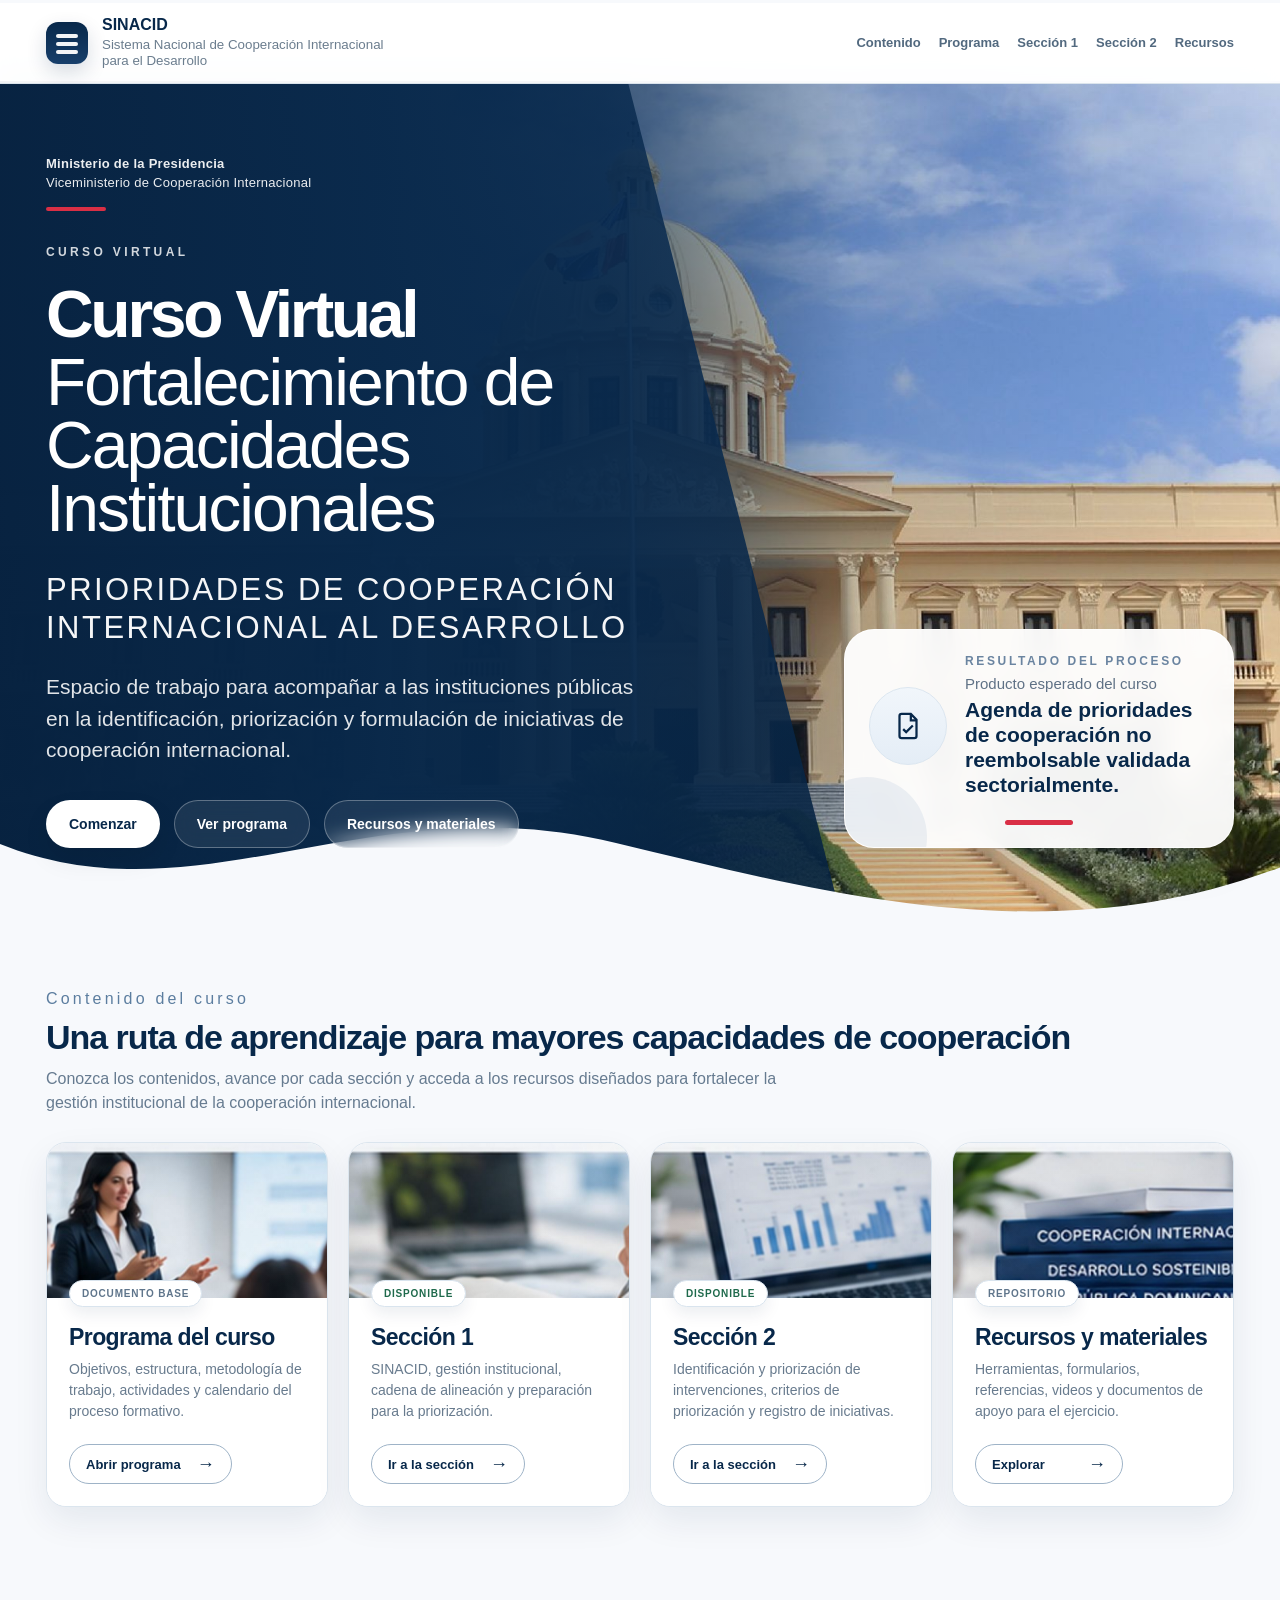
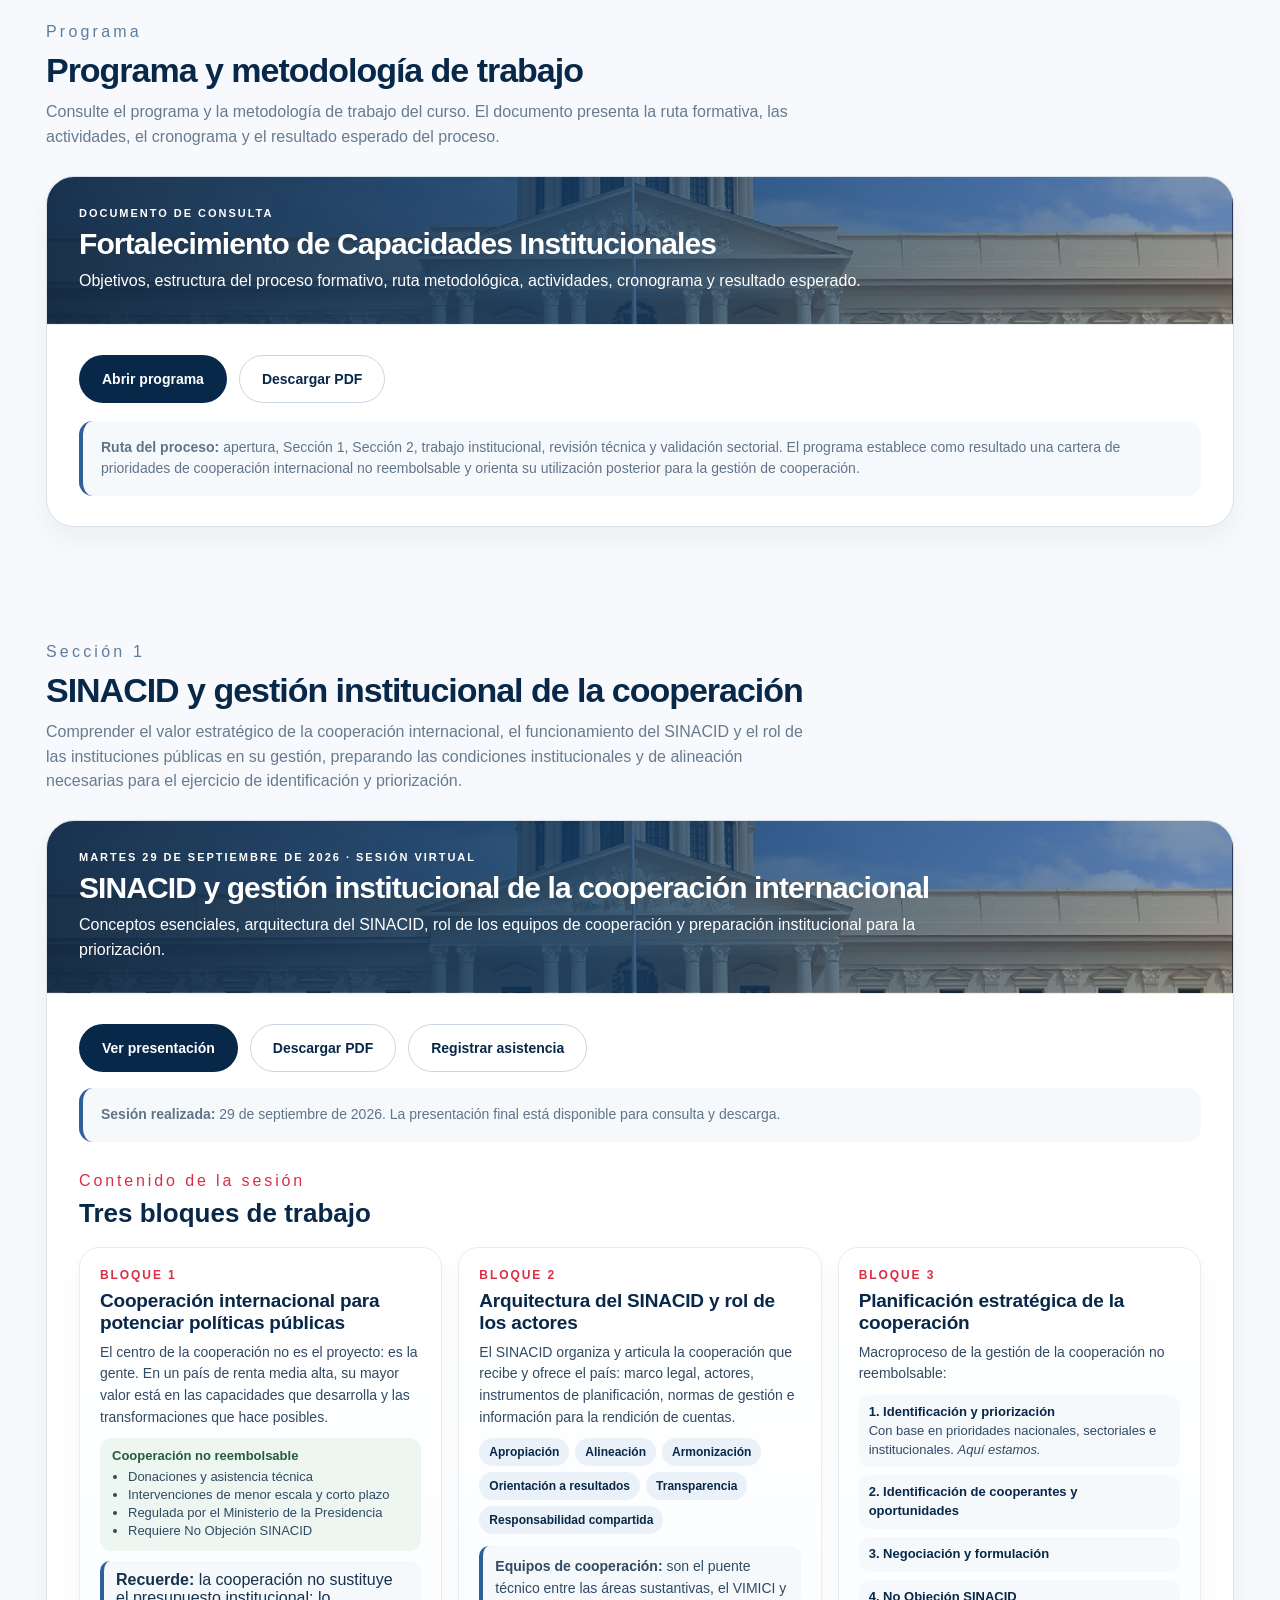
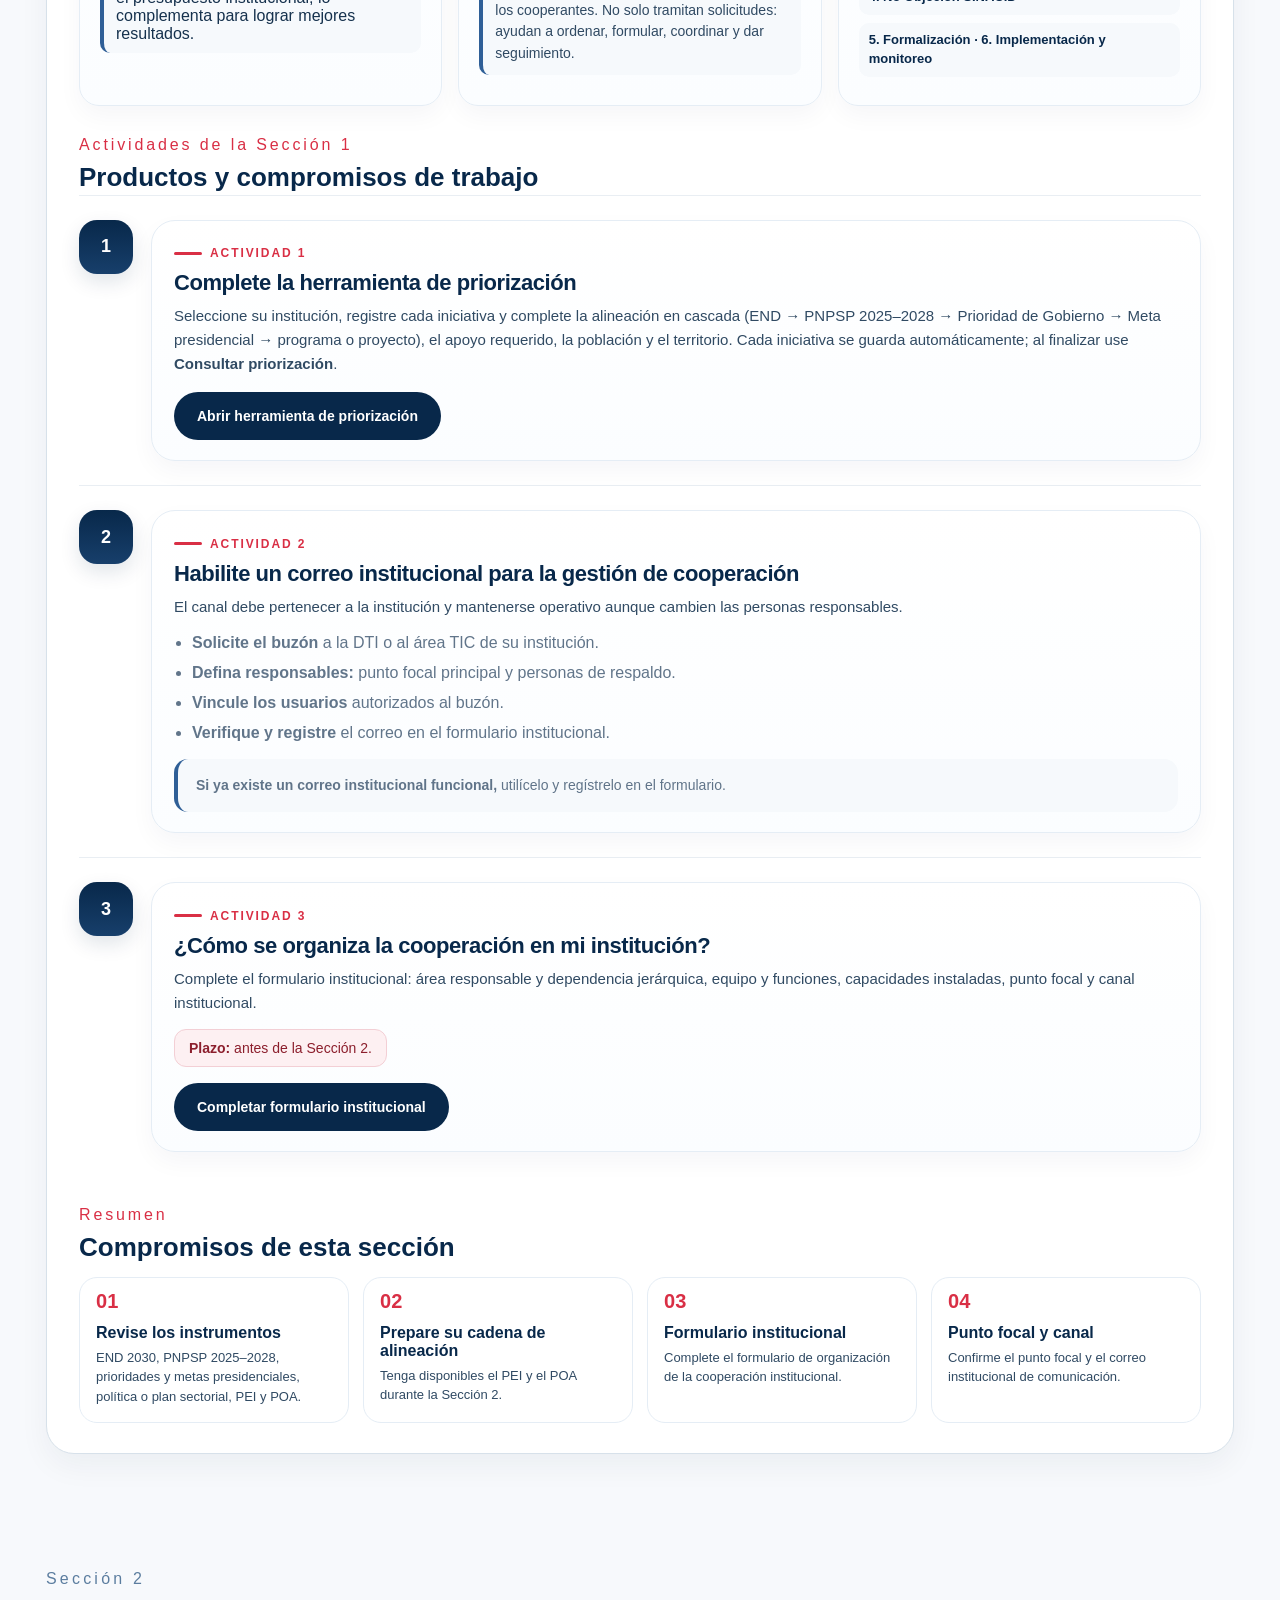
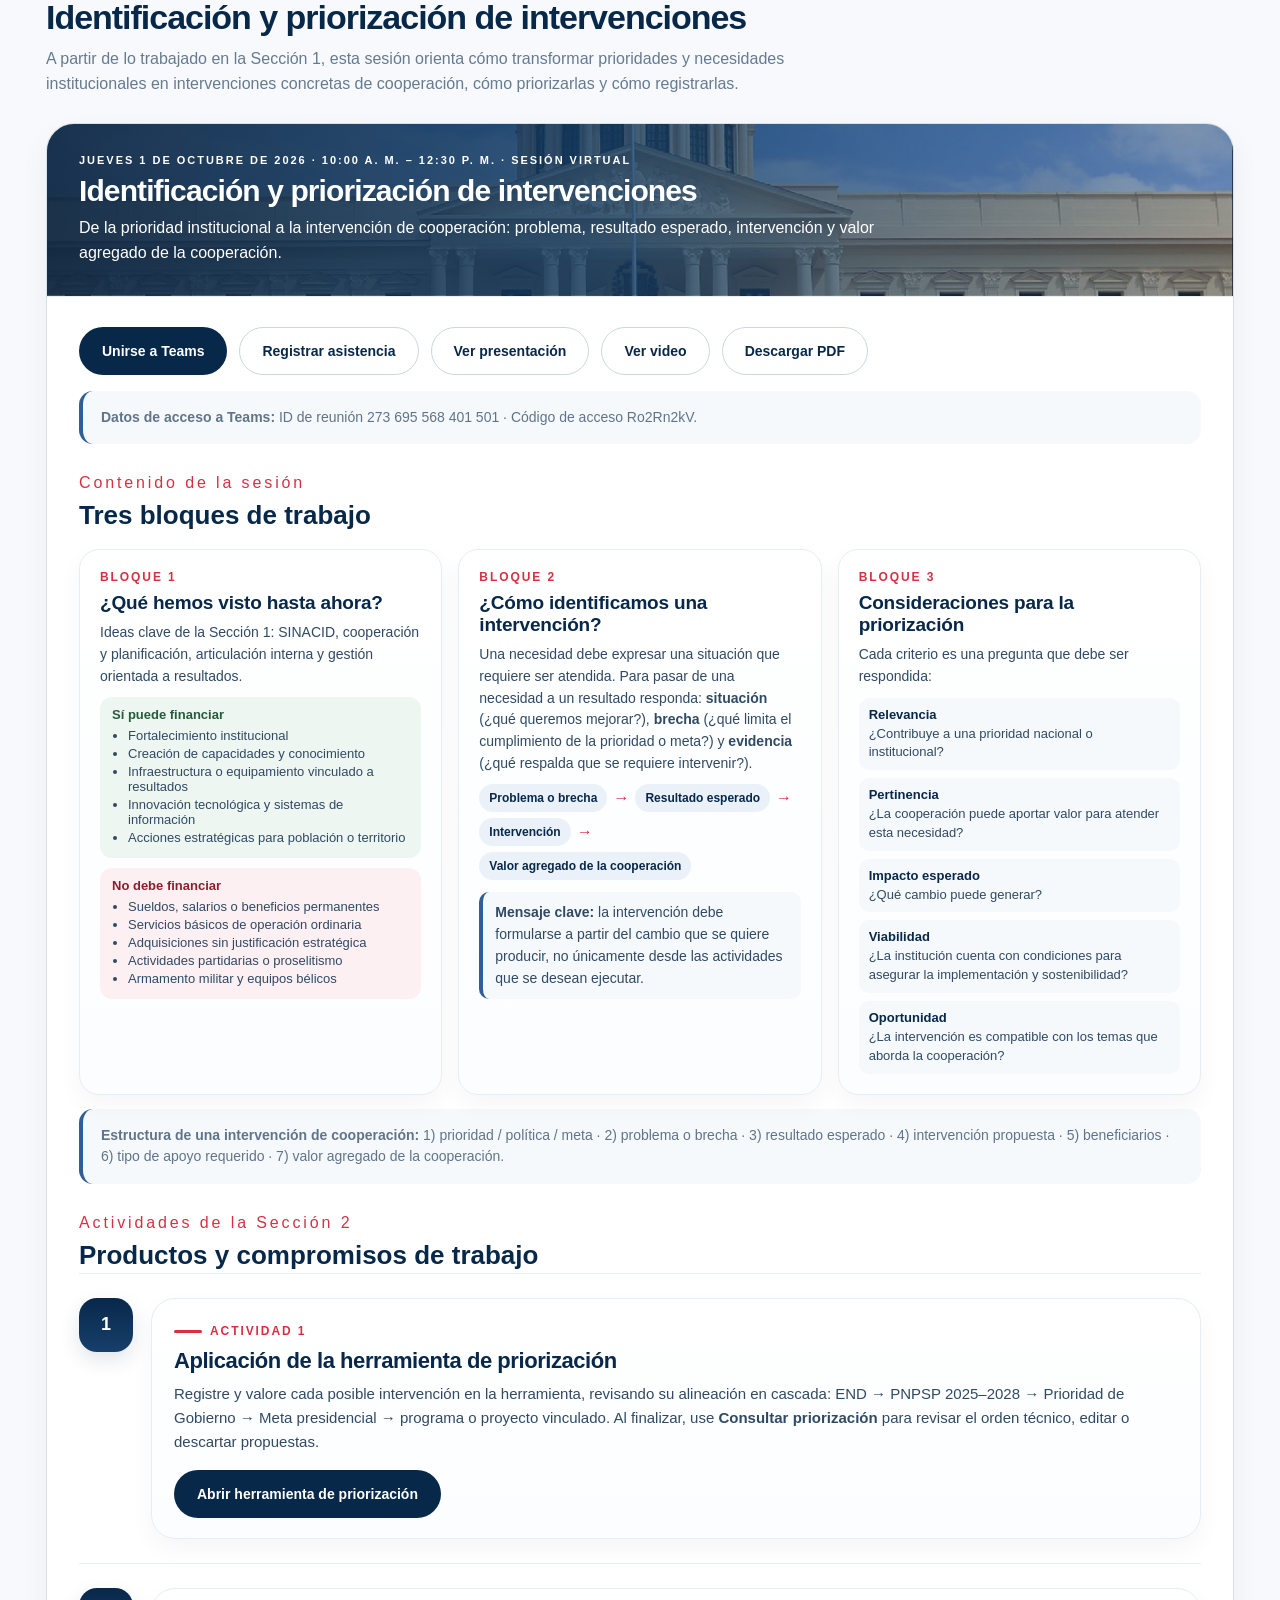
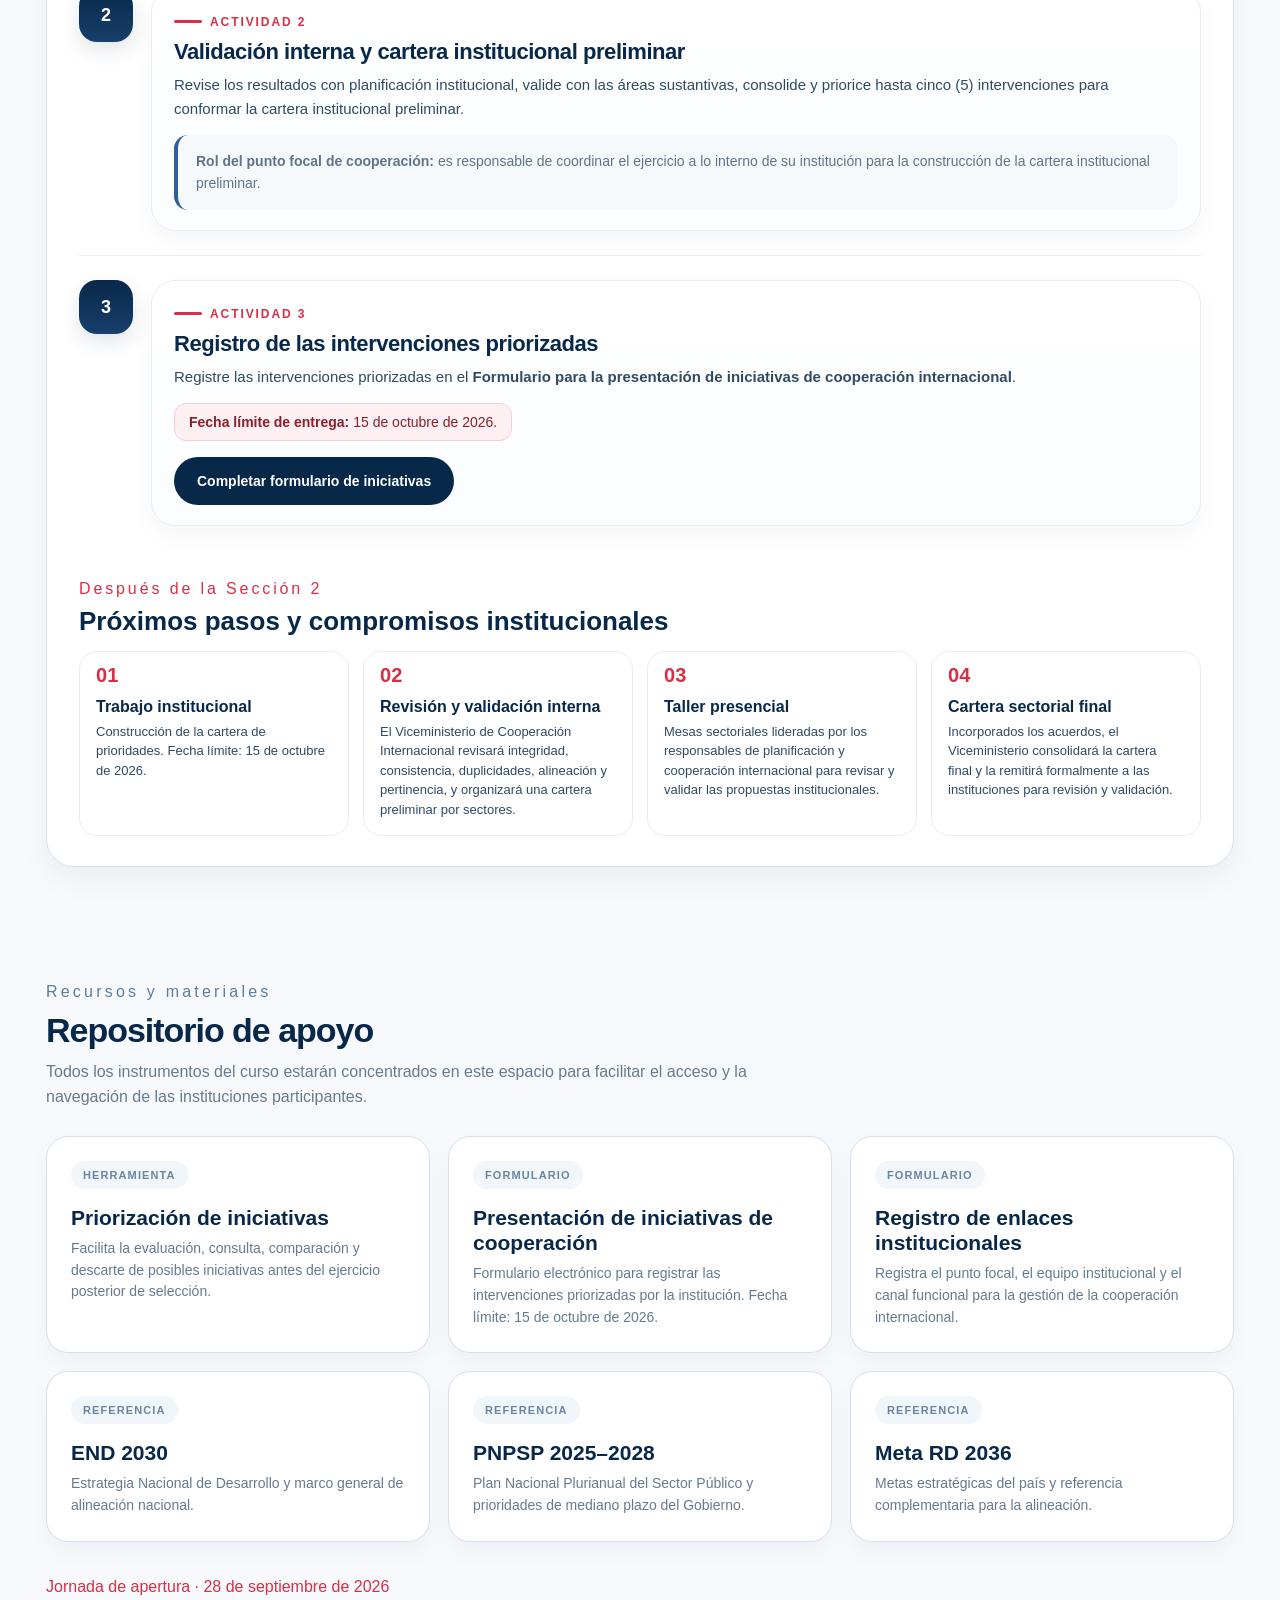
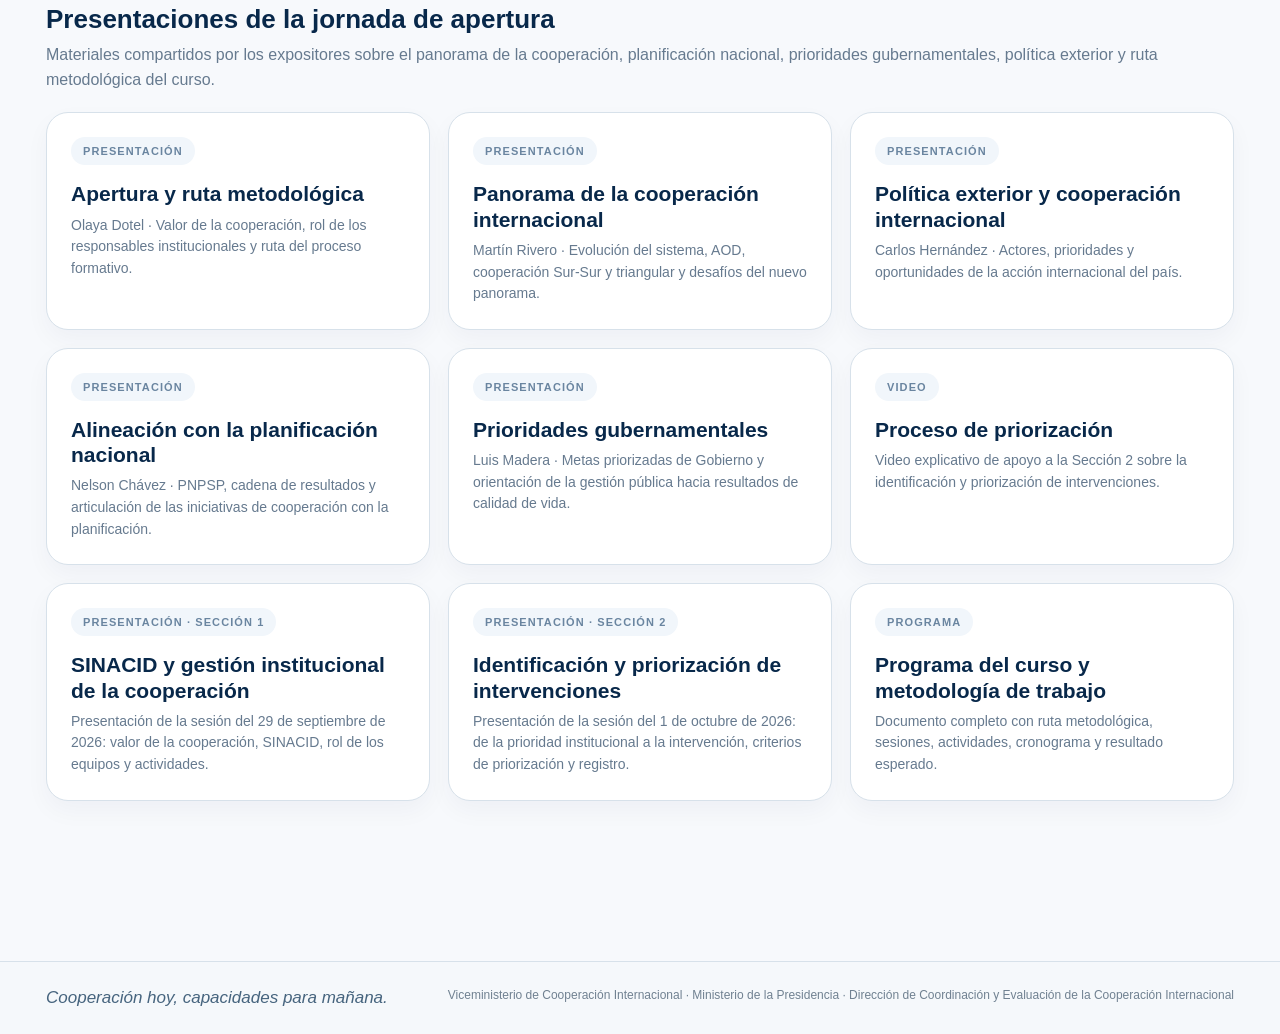
<file: curso-prioridades-cooperacion/index (4).html>
<!doctype html>
<html lang="es">
<head>
<meta charset="utf-8">
<meta name="viewport" content="width=device-width,initial-scale=1">
<title>Curso Virtual | Fortalecimiento de Capacidades Institucionales SINACID</title>
<style>
:root{
  --navy:#08284a;
  --navy2:#0e355d;
  --navy3:#173f6b;
  --blue:#2f5f97;
  --soft-blue:#eaf1f8;
  --red:#d92f45;
  --ink:#15314d;
  --text:#304a63;
  --muted:#667b90;
  --line:#d7e1ea;
  --line2:#e9eef3;
  --white:#ffffff;
  --panel:#f7fafc;
  --shadow:0 18px 40px rgba(8,40,74,.10);
}
*{box-sizing:border-box}
html{scroll-behavior:smooth}
body{margin:0;background:#f7f9fc;color:var(--ink);font-family:"Gotham","Montserrat","Segoe UI",Arial,sans-serif;-webkit-font-smoothing:antialiased}
a{color:inherit}
img{max-width:100%;display:block}
.progress{position:fixed;top:0;left:0;height:3px;width:0;background:linear-gradient(90deg,var(--red),#4f83be);z-index:999}

header{position:sticky;top:3px;z-index:80;background:rgba(255,255,255,.92);backdrop-filter:blur(14px);border-bottom:1px solid rgba(215,225,234,.9)}
.head{max-width:1240px;margin:auto;padding:14px 26px;display:flex;align-items:center;justify-content:space-between;gap:20px}
.brand{display:flex;align-items:center;gap:14px;text-decoration:none}
.brand-mark{width:42px;height:42px;border-radius:12px;background:linear-gradient(180deg,var(--navy),var(--navy3));position:relative;box-shadow:0 8px 20px rgba(8,40,74,.16)}
.brand-mark:before,.brand-mark:after{content:"";position:absolute;left:10px;right:10px;border-radius:20px;background:#fff;opacity:.95}
.brand-mark:before{top:12px;height:4px;box-shadow:0 8px 0 #fff,0 16px 0 #fff}
.brand-txt b{display:block;font-size:16px;line-height:1;color:var(--navy)}
.brand-txt small{display:block;margin-top:4px;color:#6b7d8e;line-height:1.2}
.nav{display:flex;gap:18px;flex-wrap:wrap}
.nav a{text-decoration:none;font-size:13px;font-weight:700;color:#52697f;padding:9px 0;position:relative}
.nav a:after{content:"";position:absolute;left:0;bottom:2px;width:0;height:2px;background:var(--red);transition:.2s}
.nav a:hover:after{width:100%}

.hero{position:relative;min-height:620px;overflow:hidden;background:#fff}
.hero-bg{position:absolute;inset:0;background-image:url('fondo-1.jpg');background-size:cover;background-position:center}
.hero-bg:after{content:"";position:absolute;inset:0;background:linear-gradient(90deg,rgba(7,34,64,.97) 0%,rgba(8,40,74,.92) 30%,rgba(8,40,74,.72) 47%,rgba(8,40,74,.20) 67%,rgba(255,255,255,0) 100%)}
.hero-bg:before{content:"";position:absolute;inset:-2px;clip-path:polygon(0 0,49% 0,66% 100%,0 100%);background:linear-gradient(180deg,rgba(13,50,92,.86) 0%,rgba(7,33,61,.90) 100%)}
.hero-inner{position:relative;z-index:3;max-width:1240px;margin:auto;padding:52px 26px 84px;display:grid;grid-template-columns:minmax(0,700px) minmax(280px,1fr);gap:28px;align-items:end;min-height:620px}
.hero-copy{color:#fff;padding-top:22px}
.mini-brand{max-width:340px;margin-bottom:34px}
.mini-brand .cap{font-size:13px;letter-spacing:.02em;line-height:1.45;color:rgba(255,255,255,.92)}
.mini-brand .rule{width:60px;height:4px;background:var(--red);margin:14px 0 14px;border-radius:3px}
.kicker{font-size:12px;letter-spacing:.28em;text-transform:uppercase;color:rgba(255,255,255,.82);margin-bottom:24px;font-weight:700}
.hero h1{margin:0;font-size:66px;line-height:.95;letter-spacing:-.05em;color:#fff;font-weight:700;max-width:760px}
.hero h1 .light{display:block;font-weight:400;letter-spacing:-.03em;margin-top:6px}
.hero h1 .small{display:block;font-size:31px;line-height:1.22;letter-spacing:.08em;text-transform:uppercase;font-weight:400;margin-top:32px;color:rgba(255,255,255,.96)}
.hero-sub{max-width:590px;margin-top:24px;color:rgba(255,255,255,.88);font-size:21px;line-height:1.5}
.hero-actions{display:flex;gap:14px;flex-wrap:wrap;margin-top:34px}
.btn{display:inline-flex;align-items:center;justify-content:center;gap:10px;min-height:48px;padding:13px 22px;border-radius:999px;font-size:14px;font-weight:700;text-decoration:none;transition:.2s ease;border:1px solid transparent;cursor:pointer}
.btn:hover{transform:translateY(-1px)}
.btn-primary{background:#fff;color:var(--navy);box-shadow:0 12px 26px rgba(0,0,0,.08)}
.btn-primary:hover{background:#f6f8fb}
.btn-ghost{background:rgba(255,255,255,.08);border-color:rgba(255,255,255,.30);color:#fff;backdrop-filter:blur(10px)}
.btn-ghost:hover{background:rgba(255,255,255,.14)}
.btn-dark{background:var(--navy);color:#fff}
.btn-outline{background:#fff;border-color:#cad7e3;color:var(--navy)}
.hero-side{display:flex;align-items:flex-end;justify-content:flex-end}
.hero-result{width:100%;max-width:390px;background:rgba(255,255,255,.95);backdrop-filter:blur(12px);border:1px solid rgba(255,255,255,.70);border-radius:30px;box-shadow:var(--shadow);padding:24px 24px 22px;position:relative;overflow:hidden}
.hero-result:before{content:"";position:absolute;left:-38px;bottom:-50px;width:120px;height:120px;border-radius:50%;background:rgba(47,95,151,.08)}
.result-grid{display:grid;grid-template-columns:78px minmax(0,1fr);gap:18px;align-items:center;position:relative;z-index:1}
.result-ico{width:78px;height:78px;border-radius:50%;background:linear-gradient(180deg,#f1f6fb,#e4edf6);display:flex;align-items:center;justify-content:center;border:1px solid #dbe6f0;color:var(--navy)}
.result-ico svg{width:34px;height:34px}
.result-eyebrow{font-size:12px;letter-spacing:.22em;text-transform:uppercase;color:#6a84a0;margin-bottom:7px;font-weight:700}
.result-title{font-size:15px;color:#5f7185;margin:0 0 6px}
.result-main{font-size:21px;line-height:1.18;color:var(--navy);font-weight:700;margin:0}
.result-bar{width:68px;height:5px;background:var(--red);border-radius:99px;margin:22px auto 0}
.hero-wave{position:absolute;left:0;right:0;bottom:-1px;height:150px;z-index:2;pointer-events:none}
.hero-wave svg{width:100%;height:100%}

main{max-width:1240px;margin:auto;padding:0 26px 84px;position:relative;z-index:3}
.section{padding:58px 0;scroll-margin-top:86px}
.title{margin-bottom:26px}
.title .eyebrow{color:#5b7d9f;letter-spacing:.20em;margin-bottom:10px}
.title h2{margin:0;font-size:34px;letter-spacing:-.03em;color:var(--navy)}
.title p{margin:10px 0 0;color:var(--muted);font-size:16px;line-height:1.55;max-width:760px}

.grid{display:grid;grid-template-columns:repeat(4,minmax(0,1fr));gap:20px}
.card{position:relative;border-radius:20px;overflow:hidden;text-decoration:none;background:#fff;box-shadow:0 14px 34px rgba(8,40,74,.08);transition:.22s ease;border:1px solid #dbe5ee;display:flex;flex-direction:column;min-height:365px}
.card:hover{transform:translateY(-4px);box-shadow:0 20px 46px rgba(8,40,74,.12)}
.card .bg{position:relative;height:155px;background-size:cover;background-position:center;flex:0 0 auto}
.card .bg.programa{background-image:linear-gradient(rgba(8,40,74,.05),rgba(8,40,74,.03)),url('fondo-2.jpg')}
.card .bg.seccion1{background-image:linear-gradient(rgba(8,40,74,.04),rgba(8,40,74,.02)),url('fondo-3.jpg')}
.card .bg.seccion2{background-image:linear-gradient(rgba(8,40,74,.04),rgba(8,40,74,.02)),url('fondo-4.jpg')}
.card .bg.recursos{background-image:linear-gradient(rgba(8,40,74,.04),rgba(8,40,74,.02)),url('fondo-5.jpg')}
.card .overlay{position:relative;padding:20px 22px 22px;display:flex;flex-direction:column;justify-content:space-between;gap:16px;flex:1;background:#fff}
.card .state{position:absolute;top:-18px;left:22px;display:inline-flex;align-items:center;padding:7px 12px;border-radius:999px;background:#fff;border:1px solid #d9e4ee;color:#5f758b;font-size:10px;letter-spacing:.08em;text-transform:uppercase;font-weight:700;box-shadow:0 7px 16px rgba(8,40,74,.08)}
.card .state.live{color:#1f6a4c}
.card .state.future{color:#6b7d90}
.card .copy{max-width:100%;padding-top:7px}
.card h3,.card h3.dark{margin:0 0 9px;font-size:23px;line-height:1.08;letter-spacing:-.025em;color:var(--navy)}
.card p,.card p.dark{margin:0;color:#687b8e;font-size:14px;line-height:1.5}
.card .cta,.card .cta.dark{display:inline-flex;align-items:center;justify-content:space-between;gap:16px;min-width:148px;width:max-content;padding:10px 16px;border-radius:999px;background:#fff;border:1px solid #9eb3c7;color:var(--navy);font-weight:700;font-size:13px}
.card .cta:hover{border-color:var(--navy)}
.card .cta span:last-child{font-size:18px;line-height:1}

.panel{background:#fff;border:1px solid var(--line);border-radius:28px;overflow:hidden;box-shadow:0 12px 30px rgba(11,37,65,.05)}
.panel-head{position:relative;padding:30px 32px;background:linear-gradient(135deg,#f9fbfd 0%,#eef3f8 100%);border-bottom:1px solid var(--line2)}
.panel-head.photo{background-image:linear-gradient(90deg,rgba(9,36,66,.92) 0%,rgba(15,58,100,.82) 45%,rgba(15,58,100,.35) 100%),url('fondo-1.jpg');background-size:cover;background-position:center;color:#fff}
.panel-head.photo .label,.panel-head.photo p,.panel-head.photo h3{color:#fff}
.panel-head h3{margin:8px 0 8px;font-size:30px;letter-spacing:-.03em;color:var(--navy)}
.panel-head p{margin:0;max-width:850px;color:#64798d;line-height:1.55}
.label{font-size:11px;letter-spacing:.18em;text-transform:uppercase;color:#6380a0;font-weight:700}
.panel-body{padding:30px 32px}
.locked{padding:16px 18px;background:#f7f9fb;border:1px dashed #cfdbe6;border-radius:14px;color:#738697;font-size:14px;line-height:1.5}
.actions{display:flex;gap:12px;flex-wrap:wrap;margin-bottom:22px}
.tag{display:inline-flex;align-items:center;justify-content:center;padding:12px 16px;border-radius:999px;background:#f3f7fb;border:1px solid #dce5ef;color:#61788f;font-size:13px;font-weight:700}
.activity{display:grid;grid-template-columns:54px minmax(0,1fr);gap:18px;padding:24px 0;border-top:1px solid var(--line2)}
.activity:first-of-type{border-top:0}
.activity-copy{position:relative;background:linear-gradient(180deg,#fff 0%,#fbfdff 100%);border:1px solid #e5edf5;border-radius:24px;padding:20px 22px;box-shadow:0 10px 24px rgba(11,37,65,.04)}
.activity-label{display:inline-flex;align-items:center;gap:8px;font-size:12px;letter-spacing:.16em;text-transform:uppercase;color:var(--red);font-weight:700;margin:0 0 10px}
.activity-label:before{content:'';width:28px;height:3px;border-radius:999px;background:var(--red);display:inline-block}
.num{width:54px;height:54px;border-radius:18px;background:linear-gradient(180deg,var(--navy),var(--navy3));color:#fff;display:flex;align-items:center;justify-content:center;font-weight:700;font-size:18px;box-shadow:0 8px 20px rgba(8,40,74,.12)}
.activity h4{margin:0 0 8px;color:var(--navy);font-size:22px;letter-spacing:-.02em}
.activity p{margin:0;color:var(--text);font-size:15px;line-height:1.6}
.activity ul{margin:12px 0 0 18px;padding:0;color:#61758a}
.activity li{margin:6px 0;line-height:1.5}
.note{margin-top:14px;padding:16px 18px;background:#f6f9fc;border-left:4px solid var(--blue);border-radius:14px;color:#607489;font-size:14px;line-height:1.55}

.resources{display:grid;grid-template-columns:repeat(3,minmax(0,1fr));gap:18px}
.resource{display:block;text-decoration:none;background:#fff;border:1px solid var(--line);border-radius:22px;padding:24px;box-shadow:0 10px 25px rgba(11,37,65,.04);transition:.2s}
.resource:hover{transform:translateY(-3px);box-shadow:var(--shadow)}
.resource small{display:inline-block;padding:8px 12px;border-radius:999px;background:#f1f6fb;color:#6a85a0;font-size:11px;letter-spacing:.10em;text-transform:uppercase;font-weight:700}
.resource strong{display:block;margin:16px 0 8px;font-size:21px;line-height:1.2;color:var(--navy)}
.resource p{margin:0;color:#667a8f;font-size:14px;line-height:1.55}
.resource.off{background:#f9fbfc;pointer-events:none;box-shadow:none}
.resource.off strong{color:#7a8a98}

footer{margin-top:18px;border-top:1px solid var(--line);background:#f5f8fb}
.foot{max-width:1240px;margin:auto;padding:26px;display:flex;justify-content:space-between;gap:20px;color:#708191;font-size:12px}
.quote{font-size:17px;font-style:italic;color:#46647e}
.reveal{opacity:0;transform:translateY(14px);transition:.42s}
.reveal.on{opacity:1;transform:none}

@media(max-width:1080px){
  .hero-inner{grid-template-columns:1fr;min-height:auto;padding-bottom:120px}
  .hero-side{justify-content:flex-start}
  .hero h1{font-size:62px}
  .grid{grid-template-columns:repeat(2,1fr)}
}
@media(max-width:760px){
  .nav{display:none}
  .hero{min-height:auto}
  .hero-inner{padding-top:42px}
  .hero-bg:after{background:linear-gradient(180deg,rgba(7,34,64,.95) 0%,rgba(8,40,74,.86) 38%,rgba(8,40,74,.38) 100%)}
  .hero-bg:before{clip-path:none;opacity:.75}
  .hero h1{font-size:42px}
  .hero h1 .small{font-size:22px;margin-top:22px}
  .hero-sub{font-size:17px}
  .grid,.resources{grid-template-columns:1fr}
  .foot{flex-direction:column}
}
@media(prefers-reduced-motion:reduce){*{scroll-behavior:auto!important;transition:none!important}.reveal{opacity:1;transform:none}}
/* Sección 2 */
.s2-blocks{display:grid;grid-template-columns:repeat(3,minmax(0,1fr));gap:16px;margin:18px 0 6px}
.s2-block{background:linear-gradient(180deg,#fff 0%,#fbfdff 100%);border:1px solid #e5edf5;border-radius:20px;padding:20px;box-shadow:0 10px 24px rgba(11,37,65,.04)}
.s2-block-num{font-size:12px;letter-spacing:.16em;text-transform:uppercase;color:var(--red);font-weight:700;margin-bottom:8px}
.s2-block h4{margin:0 0 8px;color:var(--navy);font-size:19px;letter-spacing:-.01em}
.s2-block p{margin:0 0 10px;color:var(--text);font-size:14px;line-height:1.55}
.s2-split{display:grid;gap:10px}
.s2-yes,.s2-no{border-radius:12px;padding:10px 12px;font-size:13px}
.s2-yes{background:#eef6f1;color:#245c3c}.s2-no{background:#fdf0f2;color:#8c1f2d}
.s2-yes ul,.s2-no ul{margin:6px 0 0 16px;padding:0;color:var(--text)}.s2-yes li,.s2-no li{margin:3px 0}
.s2-chain{display:flex;flex-wrap:wrap;gap:6px;align-items:center;margin:8px 0 12px}
.s2-chain span{background:var(--soft-blue);color:var(--navy);font-weight:700;font-size:12px;padding:7px 10px;border-radius:999px}
.s2-chain i{font-style:normal;color:var(--red);font-weight:700}
.s2-key{background:#f6f9fc;border-left:4px solid var(--blue);border-radius:10px;padding:10px 12px}
.s2-criteria{list-style:none;margin:0;padding:0;display:grid;gap:8px}
.s2-criteria li{font-size:13px;color:var(--text);line-height:1.45;background:#f6f9fc;border-radius:10px;padding:8px 10px}
.s2-criteria b{display:block;color:var(--navy)}
.s2-deadline{margin-top:14px;display:inline-block;padding:10px 14px;border-radius:12px;background:#fdf0f2;border:1px solid #f3cfd5;color:#8c1f2d;font-size:14px}
.s2-steps{list-style:none;counter-reset:st;margin:0;padding:0;display:grid;grid-template-columns:repeat(4,minmax(0,1fr));gap:14px}
.s2-steps li{counter-increment:st;position:relative;background:#fff;border:1px solid #e5edf5;border-radius:18px;padding:46px 16px 16px}
.s2-steps li:before{content:"0" counter(st);position:absolute;top:12px;left:16px;font-size:20px;font-weight:700;color:var(--red)}
.s2-steps b{display:block;color:var(--navy);font-size:16px;margin-bottom:6px}
.s2-steps span{display:block;color:var(--text);font-size:13px;line-height:1.5}
@media(max-width:1080px){.s2-blocks{grid-template-columns:1fr}.s2-steps{grid-template-columns:1fr 1fr}}
@media(max-width:760px){.activity{grid-template-columns:1fr;gap:10px}.activity .num{width:40px;height:40px}.s2-steps{grid-template-columns:1fr}.actions .btn{flex:1 1 auto}}

</style>
</head>
<body>
<div class="progress" id="progress"></div>
<header>
  <div class="head">
    <a class="brand" href="#inicio">
      <span class="brand-mark" aria-hidden="true"></span>
      <span class="brand-txt">
        <b>SINACID</b>
        <small>Sistema Nacional de Cooperación Internacional<br>para el Desarrollo</small>
      </span>
    </a>
    <nav class="nav">
      <a href="#contenido">Contenido</a>
      <a href="#programa">Programa</a>
      <a href="#sesion1">Sección 1</a>
      <a href="#sesion2">Sección 2</a>
      <a href="#recursos">Recursos</a>
    </nav>
  </div>
</header>

<section class="hero" id="inicio">
  <div class="hero-bg"></div>
  <div class="hero-inner">
    <div class="hero-copy">
      <div class="mini-brand">
        <div class="cap"><strong>Ministerio de la Presidencia</strong><br>Viceministerio de Cooperación Internacional</div>
        <div class="rule"></div>
      </div>
      <div class="kicker">Curso virtual</div>
      <h1>
        Curso Virtual
        <span class="light">Fortalecimiento de Capacidades Institucionales</span>
        <span class="small">Prioridades de cooperación internacional al desarrollo</span>
      </h1>
      <div class="hero-sub">Espacio de trabajo para acompañar a las instituciones públicas en la identificación, priorización y formulación de iniciativas de cooperación internacional.</div>
      <div class="hero-actions">
        <a class="btn btn-primary" href="#contenido">Comenzar</a>
        <a class="btn btn-ghost" href="#programa">Ver programa</a>
        <a class="btn btn-ghost" href="#recursos">Recursos y materiales</a>
      </div>
    </div>
    <div class="hero-side">
      <div class="hero-result">
        <div class="result-grid">
          <div class="result-ico" aria-hidden="true">
            <svg viewBox="0 0 24 24" fill="none" stroke="currentColor" stroke-width="1.6"><path d="M8 3.5h6l4 4V19a1.5 1.5 0 0 1-1.5 1.5h-9A1.5 1.5 0 0 1 6 19V5A1.5 1.5 0 0 1 7.5 3.5H8Z"></path><path d="M14 3.8V8h4.2"></path><path d="M8.6 14.2l2.1 2.1 4.7-4.7"></path></svg>
          </div>
          <div>
            <div class="result-eyebrow">Resultado del proceso</div>
            <p class="result-title">Producto esperado del curso</p>
            <p class="result-main">Agenda de prioridades de cooperación no reembolsable validada sectorialmente.</p>
          </div>
        </div>
        <div class="result-bar"></div>
      </div>
    </div>
  </div>
  <div class="hero-wave" aria-hidden="true">
    <svg viewBox="0 0 1600 160" preserveAspectRatio="none">
      <path d="M0,65 C250,150 460,0 770,64 C1052,122 1320,181 1600,90 L1600,160 L0,160 Z" fill="#f7f9fc"></path>
    </svg>
  </div>
</section>

<main>
  <section class="section reveal" id="contenido">
    <div class="title">
      <div class="eyebrow">Contenido del curso</div>
      <h2>Una ruta de aprendizaje para mayores capacidades de cooperación</h2>
      <p>Conozca los contenidos, avance por cada sección y acceda a los recursos diseñados para fortalecer la gestión institucional de la cooperación internacional.</p>
    </div>
    <div class="grid">
      <a class="card" href="Programa_del_curso_y_metodologia_de_trabajo.pdf" target="_blank" rel="noopener">
        <div class="bg programa"></div>
        <div class="overlay">
          <span class="state">Documento base</span>
          <div class="copy">
            <h3>Programa del curso</h3>
            <p>Objetivos, estructura, metodología de trabajo, actividades y calendario del proceso formativo.</p>
          </div>
          <span class="cta"><span>Abrir programa</span><span>→</span></span>
        </div>
      </a>
      <a class="card" href="#sesion1">
        <div class="bg seccion1"></div>
        <div class="overlay">
          <span class="state live">Disponible</span>
          <div class="copy">
            <h3>Sección 1</h3>
            <p>SINACID, gestión institucional, cadena de alineación y preparación para la priorización.</p>
          </div>
          <span class="cta"><span>Ir a la sección</span><span>→</span></span>
        </div>
      </a>
      <a class="card" href="#sesion2">
        <div class="bg seccion2"></div>
        <div class="overlay">
          <span class="state live">Disponible</span>
          <div class="copy">
            <h3>Sección 2</h3>
            <p>Identificación y priorización de intervenciones, criterios de priorización y registro de iniciativas.</p>
          </div>
          <span class="cta"><span>Ir a la sección</span><span>→</span></span>
        </div>
      </a>
      <a class="card" href="#recursos">
        <div class="bg recursos"></div>
        <div class="overlay">
          <span class="state">Repositorio</span>
          <div class="copy">
            <h3>Recursos y materiales</h3>
            <p>Herramientas, formularios, referencias, videos y documentos de apoyo para el ejercicio.</p>
          </div>
          <span class="cta"><span>Explorar</span><span>→</span></span>
        </div>
      </a>
    </div>
  </section>

  <section class="section reveal" id="programa">
    <div class="title">
      <div class="eyebrow">Programa</div>
      <h2>Programa y metodología de trabajo</h2>
      <p>Consulte el programa y la metodología de trabajo del curso. El documento presenta la ruta formativa, las actividades, el cronograma y el resultado esperado del proceso.</p>
    </div>
    <div class="panel">
      <div class="panel-head photo">
        <div class="label">Documento de consulta</div>
        <h3>Fortalecimiento de Capacidades Institucionales</h3>
        <p>Objetivos, estructura del proceso formativo, ruta metodológica, actividades, cronograma y resultado esperado.</p>
      </div>
      <div class="panel-body">
        <div style="display:flex;gap:12px;flex-wrap:wrap;align-items:center">
          <a class="btn btn-dark" href="Programa_del_curso_y_metodologia_de_trabajo.pdf" target="_blank" rel="noopener">Abrir programa</a>
          <a class="btn btn-outline" href="Programa_del_curso_y_metodologia_de_trabajo.pdf" download>Descargar PDF</a>
        </div>
        <div class="note" style="margin-top:18px"><strong>Ruta del proceso:</strong> apertura, Sección 1, Sección 2, trabajo institucional, revisión técnica y validación sectorial. El programa establece como resultado una cartera de prioridades de cooperación internacional no reembolsable y orienta su utilización posterior para la gestión de cooperación.</div>
      </div>
    </div>
  </section>

  <section class="section reveal" id="sesion1">
    <div class="title">
      <div class="eyebrow">Sección 1</div>
      <h2>SINACID y gestión institucional de la cooperación</h2>
      <p>Comprender el valor estratégico de la cooperación internacional, el funcionamiento del SINACID y el rol de las instituciones públicas en su gestión, preparando las condiciones institucionales y de alineación necesarias para el ejercicio de identificación y priorización.</p>
    </div>
    <div class="panel">
      <div class="panel-head photo">
        <div class="label">Martes 29 de septiembre de 2026 · Sesión virtual</div>
        <h3>SINACID y gestión institucional de la cooperación internacional</h3>
        <p>Conceptos esenciales, arquitectura del SINACID, rol de los equipos de cooperación y preparación institucional para la priorización.</p>
      </div>
      <div class="panel-body">
        <div class="actions">
          <a class="btn btn-dark" href="Presentacion_Seccion_1_SINACID_y_Gestion_Institucional.pdf" target="_blank" rel="noopener">Ver presentación</a>
          <a class="btn btn-outline" href="Presentacion_Seccion_1_SINACID_y_Gestion_Institucional.pdf" download>Descargar PDF</a>
          <a class="btn btn-outline" href="https://forms.cloud.microsoft/Pages/ResponsePage.aspx?id=P7Y6h1ThSE2OKQkQhuAYVQtKUtkbLqRPqPCurn1NY7pURUtaMkc1UDI5MEtPRk9WNkxSWU9IOFU5MS4u" target="_blank" rel="noopener">Registrar asistencia</a>
        </div>
        <div class="note" style="margin-top:-6px;margin-bottom:20px"><strong>Sesión realizada:</strong> 29 de septiembre de 2026. La presentación final está disponible para consulta y descarga.</div>

        <div style="margin:30px 0 2px"><div class="eyebrow" style="color:var(--red);margin:0 0 8px;letter-spacing:.18em">Contenido de la sesión</div><h3 style="margin:0;color:var(--navy);font-size:26px">Tres bloques de trabajo</h3></div>

        <div class="s2-blocks">
          <div class="s2-block">
            <div class="s2-block-num">Bloque 1</div>
            <h4>Cooperación internacional para potenciar políticas públicas</h4>
            <p>El centro de la cooperación no es el proyecto: es la gente. En un país de renta media alta, su mayor valor está en las capacidades que desarrolla y las transformaciones que hace posibles.</p>
            <div class="s2-split">
              <div class="s2-yes"><b>Cooperación no reembolsable</b><ul><li>Donaciones y asistencia técnica</li><li>Intervenciones de menor escala y corto plazo</li><li>Regulada por el Ministerio de la Presidencia</li><li>Requiere No Objeción SINACID</li></ul></div>
              <div class="s2-key"><b>Recuerde:</b> la cooperación no sustituye el presupuesto institucional; lo complementa para lograr mejores resultados.</div>
            </div>
          </div>
          <div class="s2-block">
            <div class="s2-block-num">Bloque 2</div>
            <h4>Arquitectura del SINACID y rol de los actores</h4>
            <p>El SINACID organiza y articula la cooperación que recibe y ofrece el país: marco legal, actores, instrumentos de planificación, normas de gestión e información para la rendición de cuentas.</p>
            <div class="s2-chain"><span>Apropiación</span><span>Alineación</span><span>Armonización</span><span>Orientación a resultados</span><span>Transparencia</span><span>Responsabilidad compartida</span></div>
            <p class="s2-key"><b>Equipos de cooperación:</b> son el puente técnico entre las áreas sustantivas, el VIMICI y los cooperantes. No solo tramitan solicitudes: ayudan a ordenar, formular, coordinar y dar seguimiento.</p>
          </div>
          <div class="s2-block">
            <div class="s2-block-num">Bloque 3</div>
            <h4>Planificación estratégica de la cooperación</h4>
            <p>Macroproceso de la gestión de la cooperación no reembolsable:</p>
            <ul class="s2-criteria">
              <li><b>1. Identificación y priorización</b> Con base en prioridades nacionales, sectoriales e institucionales. <em>Aquí estamos.</em></li>
              <li><b>2. Identificación de cooperantes y oportunidades</b></li>
              <li><b>3. Negociación y formulación</b></li>
              <li><b>4. No Objeción SINACID</b></li>
              <li><b>5. Formalización · 6. Implementación y monitoreo</b></li>
            </ul>
          </div>
        </div>

        <div style="margin:30px 0 2px"><div class="eyebrow" style="color:var(--red);margin:0 0 8px;letter-spacing:.18em">Actividades de la Sección 1</div><h3 style="margin:0;color:var(--navy);font-size:26px">Productos y compromisos de trabajo</h3></div>

        <div class="activity">
          <div class="num">1</div>
          <div class="activity-copy">
            <div class="activity-label">Actividad 1</div>
            <h4>Complete la herramienta de priorización</h4>
            <p>Seleccione su institución, registre cada iniciativa y complete la alineación en cascada (END → PNPSP 2025–2028 → Prioridad de Gobierno → Meta presidencial → programa o proyecto), el apoyo requerido, la población y el territorio. Cada iniciativa se guarda automáticamente; al finalizar use <b>Consultar priorización</b>.</p>
            <div style="margin-top:16px;display:flex;gap:10px;flex-wrap:wrap">
              <a class="btn btn-dark" href="herramienta-priorizacion.html" target="_blank" rel="noopener">Abrir herramienta de priorización</a>
            </div>
          </div>
        </div>

        <div class="activity">
          <div class="num">2</div>
          <div class="activity-copy">
            <div class="activity-label">Actividad 2</div>
            <h4>Habilite un correo institucional para la gestión de cooperación</h4>
            <p>El canal debe pertenecer a la institución y mantenerse operativo aunque cambien las personas responsables.</p>
            <ul><li><b>Solicite el buzón</b> a la DTI o al área TIC de su institución.</li><li><b>Defina responsables:</b> punto focal principal y personas de respaldo.</li><li><b>Vincule los usuarios</b> autorizados al buzón.</li><li><b>Verifique y registre</b> el correo en el formulario institucional.</li></ul>
            <div class="note"><strong>Si ya existe un correo institucional funcional,</strong> utilícelo y regístrelo en el formulario.</div>
          </div>
        </div>

        <div class="activity">
          <div class="num">3</div>
          <div class="activity-copy">
            <div class="activity-label">Actividad 3</div>
            <h4>¿Cómo se organiza la cooperación en mi institución?</h4>
            <p>Complete el formulario institucional: área responsable y dependencia jerárquica, equipo y funciones, capacidades instaladas, punto focal y canal institucional.</p>
            <div class="s2-deadline"><strong>Plazo:</strong> antes de la Sección 2.</div>
            <div style="margin-top:16px;display:flex;gap:10px;flex-wrap:wrap">
              <a class="btn btn-dark" href="https://forms.cloud.microsoft/Pages/ResponsePage.aspx?id=P7Y6h1ThSE2OKQkQhuAYVQtKUtkbLqRPqPCurn1NY7pUQVNXSjdPODVHVzBTT0laVFRXN1NCR0wwMy4u" target="_blank" rel="noopener">Completar formulario institucional</a>
            </div>
          </div>
        </div>

        <div style="margin:30px 0 14px"><div class="eyebrow" style="color:var(--red);margin:0 0 8px;letter-spacing:.18em">Resumen</div><h3 style="margin:0;color:var(--navy);font-size:26px">Compromisos de esta sección</h3></div>
        <ol class="s2-steps">
          <li><b>Revise los instrumentos</b><span>END 2030, PNPSP 2025–2028, prioridades y metas presidenciales, política o plan sectorial, PEI y POA.</span></li>
          <li><b>Prepare su cadena de alineación</b><span>Tenga disponibles el PEI y el POA durante la Sección 2.</span></li>
          <li><b>Formulario institucional</b><span>Complete el formulario de organización de la cooperación institucional.</span></li>
          <li><b>Punto focal y canal</b><span>Confirme el punto focal y el correo institucional de comunicación.</span></li>
        </ol>
      </div>
    </div>
  </section>

  <section class="section reveal" id="sesion2">
    <div class="title">
      <div class="eyebrow">Sección 2</div>
      <h2>Identificación y priorización de intervenciones</h2>
      <p>A partir de lo trabajado en la Sección 1, esta sesión orienta cómo transformar prioridades y necesidades institucionales en intervenciones concretas de cooperación, cómo priorizarlas y cómo registrarlas.</p>
    </div>
    <div class="panel">
      <div class="panel-head photo">
        <div class="label">Jueves 1 de octubre de 2026 · 10:00 a. m. – 12:30 p. m. · Sesión virtual</div>
        <h3>Identificación y priorización de intervenciones</h3>
        <p>De la prioridad institucional a la intervención de cooperación: problema, resultado esperado, intervención y valor agregado de la cooperación.</p>
      </div>
      <div class="panel-body">
        <div class="actions">
          <a class="btn btn-dark" href="https://teams.microsoft.com/meet/273695568401501?p=rModZMuvZsMbq3A17u" target="_blank" rel="noopener">Unirse a Teams</a>
          <a class="btn btn-outline" href="https://forms.cloud.microsoft/Pages/ResponsePage.aspx?id=P7Y6h1ThSE2OKQkQhuAYVQtKUtkbLqRPqPCurn1NY7pURUtaMkc1UDI5MEtPRk9WNkxSWU9IOFU5MS4u" target="_blank" rel="noopener">Registrar asistencia</a>
          <a class="btn btn-outline" href="Presentacion_Seccion_2_Identificacion_y_Priorizacion.pdf" target="_blank" rel="noopener">Ver presentación</a>
          <a class="btn btn-outline" href="https://notebooklm.link.google/iaomPrGs95n4" target="_blank" rel="noopener">Ver video</a>
          <a class="btn btn-outline" href="Presentacion_Seccion_2_Identificacion_y_Priorizacion.pdf" download>Descargar PDF</a>
        </div>
        <div class="note" style="margin-top:-6px;margin-bottom:20px"><strong>Datos de acceso a Teams:</strong> ID de reunión 273 695 568 401 501 · Código de acceso Ro2Rn2kV.</div>

        <div style="margin:30px 0 2px"><div class="eyebrow" style="color:var(--red);margin:0 0 8px;letter-spacing:.18em">Contenido de la sesión</div><h3 style="margin:0;color:var(--navy);font-size:26px">Tres bloques de trabajo</h3></div>

        <div class="s2-blocks">
          <div class="s2-block">
            <div class="s2-block-num">Bloque 1</div>
            <h4>¿Qué hemos visto hasta ahora?</h4>
            <p>Ideas clave de la Sección 1: SINACID, cooperación y planificación, articulación interna y gestión orientada a resultados.</p>
            <div class="s2-split">
              <div class="s2-yes"><b>Sí puede financiar</b><ul><li>Fortalecimiento institucional</li><li>Creación de capacidades y conocimiento</li><li>Infraestructura o equipamiento vinculado a resultados</li><li>Innovación tecnológica y sistemas de información</li><li>Acciones estratégicas para población o territorio</li></ul></div>
              <div class="s2-no"><b>No debe financiar</b><ul><li>Sueldos, salarios o beneficios permanentes</li><li>Servicios básicos de operación ordinaria</li><li>Adquisiciones sin justificación estratégica</li><li>Actividades partidarias o proselitismo</li><li>Armamento militar y equipos bélicos</li></ul></div>
            </div>
          </div>
          <div class="s2-block">
            <div class="s2-block-num">Bloque 2</div>
            <h4>¿Cómo identificamos una intervención?</h4>
            <p>Una necesidad debe expresar una situación que requiere ser atendida. Para pasar de una necesidad a un resultado responda: <b>situación</b> (¿qué queremos mejorar?), <b>brecha</b> (¿qué limita el cumplimiento de la prioridad o meta?) y <b>evidencia</b> (¿qué respalda que se requiere intervenir?).</p>
            <div class="s2-chain"><span>Problema o brecha</span><i>→</i><span>Resultado esperado</span><i>→</i><span>Intervención</span><i>→</i><span>Valor agregado de la cooperación</span></div>
            <p class="s2-key"><b>Mensaje clave:</b> la intervención debe formularse a partir del cambio que se quiere producir, no únicamente desde las actividades que se desean ejecutar.</p>
          </div>
          <div class="s2-block">
            <div class="s2-block-num">Bloque 3</div>
            <h4>Consideraciones para la priorización</h4>
            <p>Cada criterio es una pregunta que debe ser respondida:</p>
            <ul class="s2-criteria">
              <li><b>Relevancia</b> ¿Contribuye a una prioridad nacional o institucional?</li>
              <li><b>Pertinencia</b> ¿La cooperación puede aportar valor para atender esta necesidad?</li>
              <li><b>Impacto esperado</b> ¿Qué cambio puede generar?</li>
              <li><b>Viabilidad</b> ¿La institución cuenta con condiciones para asegurar la implementación y sostenibilidad?</li>
              <li><b>Oportunidad</b> ¿La intervención es compatible con los temas que aborda la cooperación?</li>
            </ul>
          </div>
        </div>

        <div class="note"><strong>Estructura de una intervención de cooperación:</strong> 1) prioridad / política / meta · 2) problema o brecha · 3) resultado esperado · 4) intervención propuesta · 5) beneficiarios · 6) tipo de apoyo requerido · 7) valor agregado de la cooperación.</div>

        <div style="margin:30px 0 2px"><div class="eyebrow" style="color:var(--red);margin:0 0 8px;letter-spacing:.18em">Actividades de la Sección 2</div><h3 style="margin:0;color:var(--navy);font-size:26px">Productos y compromisos de trabajo</h3></div>

        <div class="activity">
          <div class="num">1</div>
          <div class="activity-copy">
            <div class="activity-label">Actividad 1</div>
            <h4>Aplicación de la herramienta de priorización</h4>
            <p>Registre y valore cada posible intervención en la herramienta, revisando su alineación en cascada: END → PNPSP 2025–2028 → Prioridad de Gobierno → Meta presidencial → programa o proyecto vinculado. Al finalizar, use <b>Consultar priorización</b> para revisar el orden técnico, editar o descartar propuestas.</p>
            <div style="margin-top:16px;display:flex;gap:10px;flex-wrap:wrap">
              <a class="btn btn-dark" href="herramienta-priorizacion.html" target="_blank" rel="noopener">Abrir herramienta de priorización</a>
            </div>
          </div>
        </div>

        <div class="activity">
          <div class="num">2</div>
          <div class="activity-copy">
            <div class="activity-label">Actividad 2</div>
            <h4>Validación interna y cartera institucional preliminar</h4>
            <p>Revise los resultados con planificación institucional, valide con las áreas sustantivas, consolide y priorice hasta cinco (5) intervenciones para conformar la cartera institucional preliminar.</p>
            <div class="note"><strong>Rol del punto focal de cooperación:</strong> es responsable de coordinar el ejercicio a lo interno de su institución para la construcción de la cartera institucional preliminar.</div>
          </div>
        </div>

        <div class="activity">
          <div class="num">3</div>
          <div class="activity-copy">
            <div class="activity-label">Actividad 3</div>
            <h4>Registro de las intervenciones priorizadas</h4>
            <p>Registre las intervenciones priorizadas en el <b>Formulario para la presentación de iniciativas de cooperación internacional</b>.</p>
            <div class="s2-deadline"><strong>Fecha límite de entrega:</strong> 15 de octubre de 2026.</div>
            <div style="margin-top:16px;display:flex;gap:10px;flex-wrap:wrap">
              <a class="btn btn-dark" href="https://docs.google.com/forms/d/e/1FAIpQLSc9v-jkdRa9D9dwHuZ5sPXcX3q-1PEOqeyiXSpNP0ycePgf0g/viewform?usp=header" target="_blank" rel="noopener">Completar formulario de iniciativas</a>
            </div>
          </div>
        </div>

        <div style="margin:30px 0 14px"><div class="eyebrow" style="color:var(--red);margin:0 0 8px;letter-spacing:.18em">Después de la Sección 2</div><h3 style="margin:0;color:var(--navy);font-size:26px">Próximos pasos y compromisos institucionales</h3></div>
        <ol class="s2-steps">
          <li><b>Trabajo institucional</b><span>Construcción de la cartera de prioridades. Fecha límite: 15 de octubre de 2026.</span></li>
          <li><b>Revisión y validación interna</b><span>El Viceministerio de Cooperación Internacional revisará integridad, consistencia, duplicidades, alineación y pertinencia, y organizará una cartera preliminar por sectores.</span></li>
          <li><b>Taller presencial</b><span>Mesas sectoriales lideradas por los responsables de planificación y cooperación internacional para revisar y validar las propuestas institucionales.</span></li>
          <li><b>Cartera sectorial final</b><span>Incorporados los acuerdos, el Viceministerio consolidará la cartera final y la remitirá formalmente a las instituciones para revisión y validación.</span></li>
        </ol>
      </div>
    </div>
  </section>

  <section class="section reveal" id="recursos">
    <div class="title">
      <div class="eyebrow">Recursos y materiales</div>
      <h2>Repositorio de apoyo</h2>
      <p>Todos los instrumentos del curso estarán concentrados en este espacio para facilitar el acceso y la navegación de las instituciones participantes.</p>
    </div>
    <div class="resources">
      <a class="resource" href="herramienta-priorizacion.html" target="_blank" rel="noopener">
        <small>Herramienta</small>
        <strong>Priorización de iniciativas</strong>
        <p>Facilita la evaluación, consulta, comparación y descarte de posibles iniciativas antes del ejercicio posterior de selección.</p>
      </a>
      <a class="resource" href="https://docs.google.com/forms/d/e/1FAIpQLSc9v-jkdRa9D9dwHuZ5sPXcX3q-1PEOqeyiXSpNP0ycePgf0g/viewform?usp=header" target="_blank" rel="noopener">
        <small>Formulario</small>
        <strong>Presentación de iniciativas de cooperación</strong>
        <p>Formulario electrónico para registrar las intervenciones priorizadas por la institución. Fecha límite: 15 de octubre de 2026.</p>
      </a>
      <a class="resource" href="https://forms.cloud.microsoft/Pages/ResponsePage.aspx?id=P7Y6h1ThSE2OKQkQhuAYVQtKUtkbLqRPqPCurn1NY7pUQVNXSjdPODVHVzBTT0laVFRXN1NCR0wwMy4u" target="_blank" rel="noopener">
        <small>Formulario</small>
        <strong>Registro de enlaces institucionales</strong>
        <p>Registra el punto focal, el equipo institucional y el canal funcional para la gestión de la cooperación internacional.</p>
      </a>
      <a class="resource" href="https://mepyd.gob.do/wp-content/uploads/drive/UAAES/END/Informes%20Anuales%20END/end_2030.pdf" target="_blank">
        <small>Referencia</small>
        <strong>END 2030</strong>
        <p>Estrategia Nacional de Desarrollo y marco general de alineación nacional.</p>
      </a>
      <a class="resource" href="https://www.hacienda.gob.do/publicacion/plan-nacional-plurianual-del-sector-publico-2025-2028/" target="_blank">
        <small>Referencia</small>
        <strong>PNPSP 2025–2028</strong>
        <p>Plan Nacional Plurianual del Sector Público y prioridades de mediano plazo del Gobierno.</p>
      </a>
      <a class="resource" href="https://presidencia.gob.do/seccion/meta-rd" target="_blank">
        <small>Referencia</small>
        <strong>Meta RD 2036</strong>
        <p>Metas estratégicas del país y referencia complementaria para la alineación.</p>
      </a>

      <div style="grid-column:1/-1;margin-top:10px;padding-top:8px">
        <div class="eyebrow" style="color:var(--red);margin-bottom:8px">Jornada de apertura · 28 de septiembre de 2026</div>
        <h3 style="margin:0;color:var(--navy);font-size:26px">Presentaciones de la jornada de apertura</h3>
        <p style="margin:8px 0 2px;color:#667a8f;line-height:1.55">Materiales compartidos por los expositores sobre el panorama de la cooperación, planificación nacional, prioridades gubernamentales, política exterior y ruta metodológica del curso.</p>
      </div>
      <a class="resource" href="Presentacion_Olaya_Dotel_Apertura_y_Metodologia.pdf" target="_blank" rel="noopener">
        <small>Presentación</small>
        <strong>Apertura y ruta metodológica</strong>
        <p>Olaya Dotel · Valor de la cooperación, rol de los responsables institucionales y ruta del proceso formativo.</p>
      </a>
      <a class="resource" href="Presentacion_Martin_Rivero_Panorama_Cooperacion_Internacional.pdf" target="_blank" rel="noopener">
        <small>Presentación</small>
        <strong>Panorama de la cooperación internacional</strong>
        <p>Martín Rivero · Evolución del sistema, AOD, cooperación Sur-Sur y triangular y desafíos del nuevo panorama.</p>
      </a>
      <a class="resource" href="Presentacion_Carlos_Hernandez_Politica_Exterior_y_Cooperacion.pdf" target="_blank" rel="noopener">
        <small>Presentación</small>
        <strong>Política exterior y cooperación internacional</strong>
        <p>Carlos Hernández · Actores, prioridades y oportunidades de la acción internacional del país.</p>
      </a>
      <a class="resource" href="Presentacion_Nelson_Chavez_Alineacion_PNPSP.pdf" target="_blank" rel="noopener">
        <small>Presentación</small>
        <strong>Alineación con la planificación nacional</strong>
        <p>Nelson Chávez · PNPSP, cadena de resultados y articulación de las iniciativas de cooperación con la planificación.</p>
      </a>
      <a class="resource" href="Presentacion_Luis_Madera_Prioridades_Gubernamentales.pdf" target="_blank" rel="noopener">
        <small>Presentación</small>
        <strong>Prioridades gubernamentales</strong>
        <p>Luis Madera · Metas priorizadas de Gobierno y orientación de la gestión pública hacia resultados de calidad de vida.</p>
      </a>

      <a class="resource" href="https://notebooklm.link.google/iaomPrGs95n4" target="_blank" rel="noopener">
        <small>Video</small>
        <strong>Proceso de priorización</strong>
        <p>Video explicativo de apoyo a la Sección 2 sobre la identificación y priorización de intervenciones.</p>
      </a>
      <a class="resource" href="Presentacion_Seccion_1_SINACID_y_Gestion_Institucional.pdf" target="_blank" rel="noopener">
        <small>Presentación · Sección 1</small>
        <strong>SINACID y gestión institucional de la cooperación</strong>
        <p>Presentación de la sesión del 29 de septiembre de 2026: valor de la cooperación, SINACID, rol de los equipos y actividades.</p>
      </a>
      <a class="resource" href="Presentacion_Seccion_2_Identificacion_y_Priorizacion.pdf" target="_blank" rel="noopener">
        <small>Presentación · Sección 2</small>
        <strong>Identificación y priorización de intervenciones</strong>
        <p>Presentación de la sesión del 1 de octubre de 2026: de la prioridad institucional a la intervención, criterios de priorización y registro.</p>
      </a>
      <a class="resource" href="Programa_del_curso_y_metodologia_de_trabajo.pdf" target="_blank" rel="noopener">
        <small>Programa</small>
        <strong>Programa del curso y metodología de trabajo</strong>
        <p>Documento completo con ruta metodológica, sesiones, actividades, cronograma y resultado esperado.</p>
      </a>
    </div>
  </section>
</main>

<footer>
  <div class="foot">
    <div class="quote">Cooperación hoy, capacidades para mañana.</div>
    <div>Viceministerio de Cooperación Internacional · Ministerio de la Presidencia · Dirección de Coordinación y Evaluación de la Cooperación Internacional</div>
  </div>
</footer>

<script>
const p=document.getElementById('progress');
function u(){const d=document.documentElement,m=d.scrollHeight-d.clientHeight;p.style.width=(m>0?d.scrollTop/m*100:0)+'%'}
document.addEventListener('scroll',u,{passive:true});u();
const o=new IntersectionObserver(es=>es.forEach(e=>{if(e.isIntersecting){e.target.classList.add('on');o.unobserve(e.target)}}),{threshold:.08});
document.querySelectorAll('.reveal').forEach(x=>o.observe(x));
</script>



</body>
</html>
</file>
